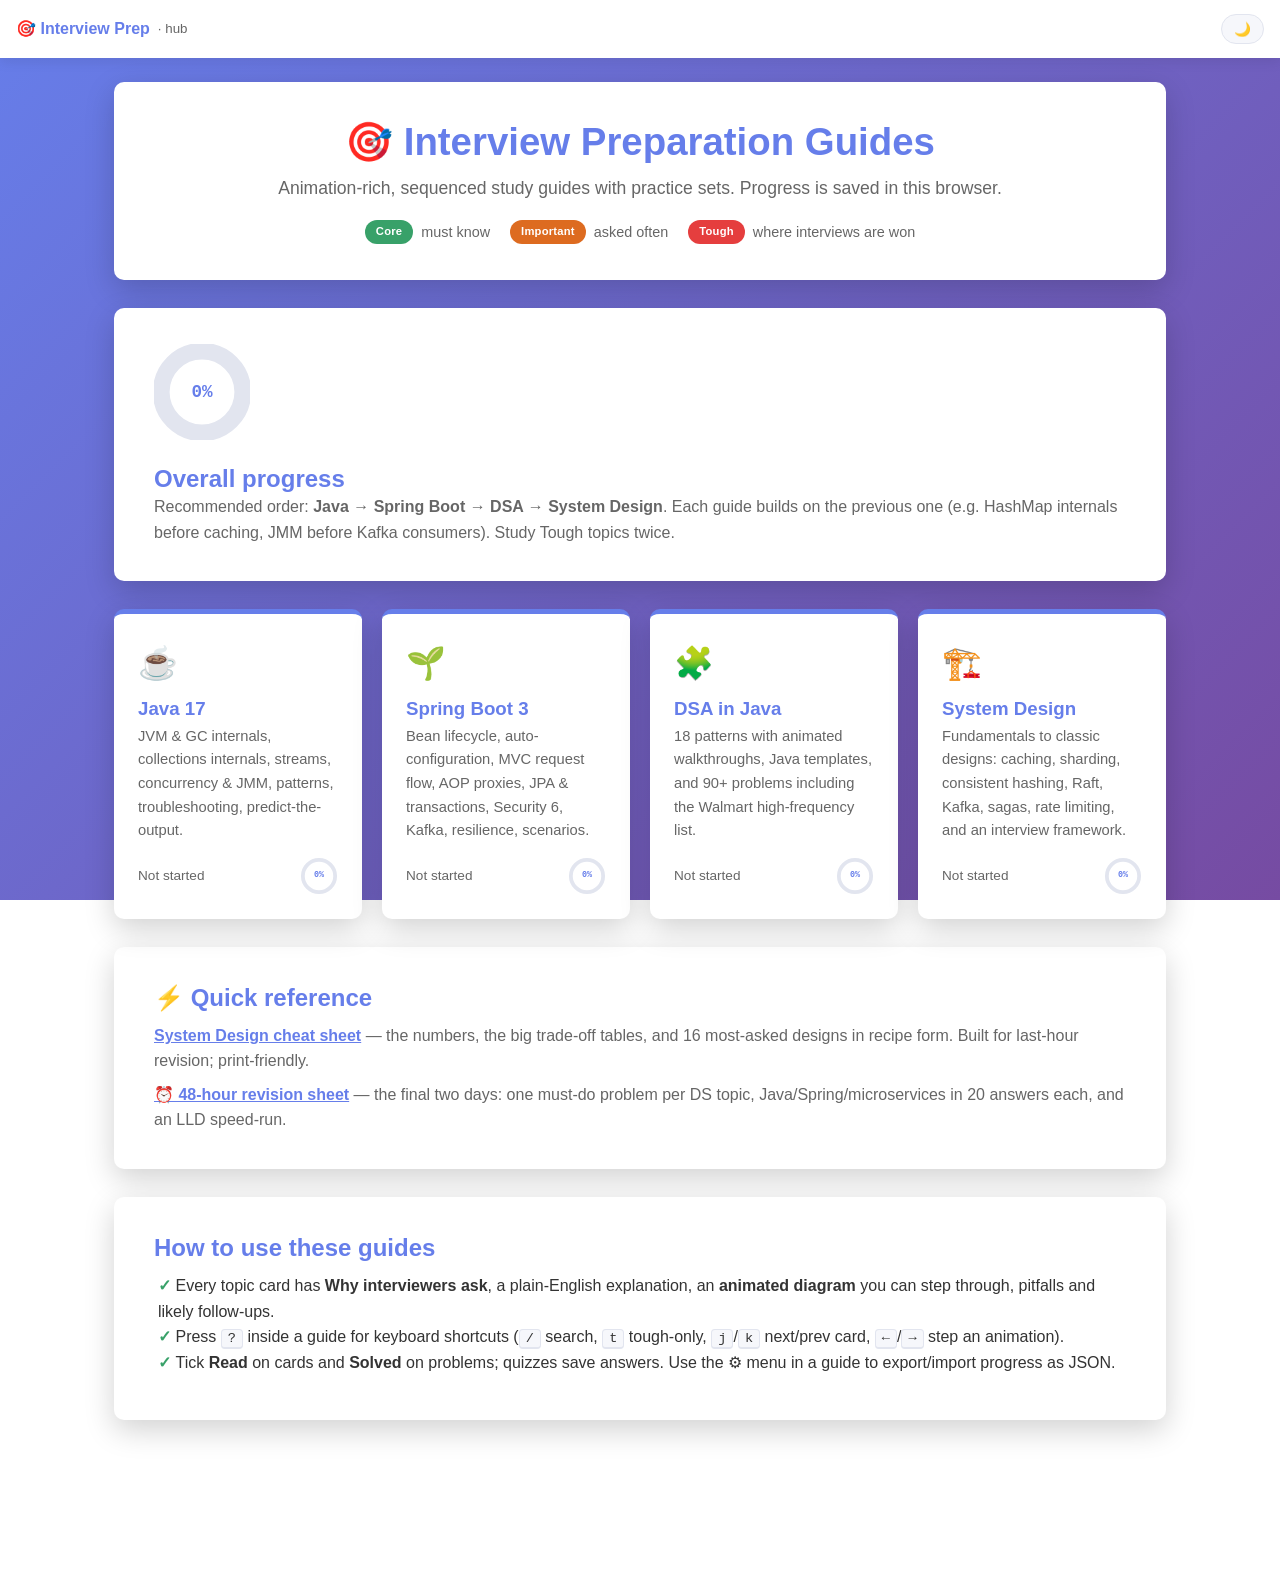
<file: index.html>
<!DOCTYPE html>
<html lang="en">
<head>
<meta charset="UTF-8">
<meta name="viewport" content="width=device-width, initial-scale=1.0">
<title>Interview Prep Guides — Java · Spring Boot · DSA · System Design</title>
<link rel="icon" href="data:image/svg+xml,<svg xmlns='http://www.w3.org/2000/svg' viewBox='0 0 100 100'><text y='.9em' font-size='90'>🎯</text></svg>">
<link rel="stylesheet" href="assets/guide.css">
</head>
<body class="hub">
<header class="topbar">
  <a class="brand" href="index.html">🎯 Interview Prep <small>· hub</small></a>
  <span class="spacer"></span>
  <button id="theme-btn" class="tb-btn" type="button" aria-label="Toggle dark mode">🌙</button>
</header>

<main class="container">
  <header class="hero">
    <h1>🎯 Interview Preparation Guides</h1>
    <p>Animation-rich, sequenced study guides with practice sets. Progress is saved in this browser.</p>
    <div class="hero-meta">
      <span class="legend"><span class="badge badge-core">Core</span> must know</span>
      <span class="legend"><span class="badge badge-important">Important</span> asked often</span>
      <span class="legend"><span class="badge badge-tough">Tough</span> where interviews are won</span>
    </div>
  </header>

  <section class="panel">
    <div class="hub-overall">
      <div class="ring-wrap lg" id="overall"></div>
      <div>
        <h2 style="color:var(--brand)">Overall progress</h2>
        <p style="color:var(--muted)">Recommended order: <b>Java → Spring Boot → DSA → System Design</b>. Each guide builds on the previous one (e.g. HashMap internals before caching, JMM before Kafka consumers). Study Tough topics twice.</p>
      </div>
    </div>
  </section>

  <div class="hub-grid">
    <a class="hub-card" href="java.html" data-guide="java">
      <div class="icon">☕</div>
      <h3>Java 17</h3>
      <p>JVM &amp; GC internals, collections internals, streams, concurrency &amp; JMM, patterns, troubleshooting, predict-the-output.</p>
      <div class="hub-foot"><span class="stat">Not started</span><span class="ring-wrap"></span></div>
    </a>
    <a class="hub-card" href="spring-boot.html" data-guide="spring-boot">
      <div class="icon">🌱</div>
      <h3>Spring Boot 3</h3>
      <p>Bean lifecycle, auto-configuration, MVC request flow, AOP proxies, JPA &amp; transactions, Security 6, Kafka, resilience, scenarios.</p>
      <div class="hub-foot"><span class="stat">Not started</span><span class="ring-wrap"></span></div>
    </a>
    <a class="hub-card" href="dsa.html" data-guide="dsa">
      <div class="icon">🧩</div>
      <h3>DSA in Java</h3>
      <p>18 patterns with animated walkthroughs, Java templates, and 90+ problems including the Walmart high-frequency list.</p>
      <div class="hub-foot"><span class="stat">Not started</span><span class="ring-wrap"></span></div>
    </a>
    <a class="hub-card" href="system-design.html" data-guide="system-design">
      <div class="icon">🏗️</div>
      <h3>System Design</h3>
      <p>Fundamentals to classic designs: caching, sharding, consistent hashing, Raft, Kafka, sagas, rate limiting, and an interview framework.</p>
      <div class="hub-foot"><span class="stat">Not started</span><span class="ring-wrap"></span></div>
    </a>
  </div>

  <section class="panel" style="margin-top:28px">
    <h2 style="color:var(--brand);margin-bottom:10px">⚡ Quick reference</h2>
    <p style="color:var(--muted)"><a href="system-design-quickref.html"><b>System Design cheat sheet</b></a> — the numbers, the big trade-off tables, and 16 most-asked designs in recipe form. Built for last-hour revision; print-friendly.</p>
    <p style="color:var(--muted);margin-top:8px"><a href="final-revision.html"><b>⏰ 48-hour revision sheet</b></a> — the final two days: one must-do problem per DS topic, Java/Spring/microservices in 20 answers each, and an LLD speed-run.</p>
  </section>

  <section class="panel" style="margin-top:28px">
    <h2 style="color:var(--brand);margin-bottom:10px">How to use these guides</h2>
    <ul class="pro-list">
      <li>Every topic card has <b>Why interviewers ask</b>, a plain-English explanation, an <b>animated diagram</b> you can step through, pitfalls and likely follow-ups.</li>
      <li>Press <kbd>?</kbd> inside a guide for keyboard shortcuts (<kbd>/</kbd> search, <kbd>t</kbd> tough-only, <kbd>j</kbd>/<kbd>k</kbd> next/prev card, <kbd>←</kbd>/<kbd>→</kbd> step an animation).</li>
      <li>Tick <b>Read</b> on cards and <b>Solved</b> on problems; quizzes save answers. Use the ⚙ menu in a guide to export/import progress as JSON.</li>
    </ul>
  </section>
</main>

<footer class="foot"><p>Built for focused interview prep · pure HTML/CSS/JS · no tracking</p></footer>
<script src="assets/highlight.js"></script>
<script src="assets/guide.js"></script>
</body>
</html>
</file>
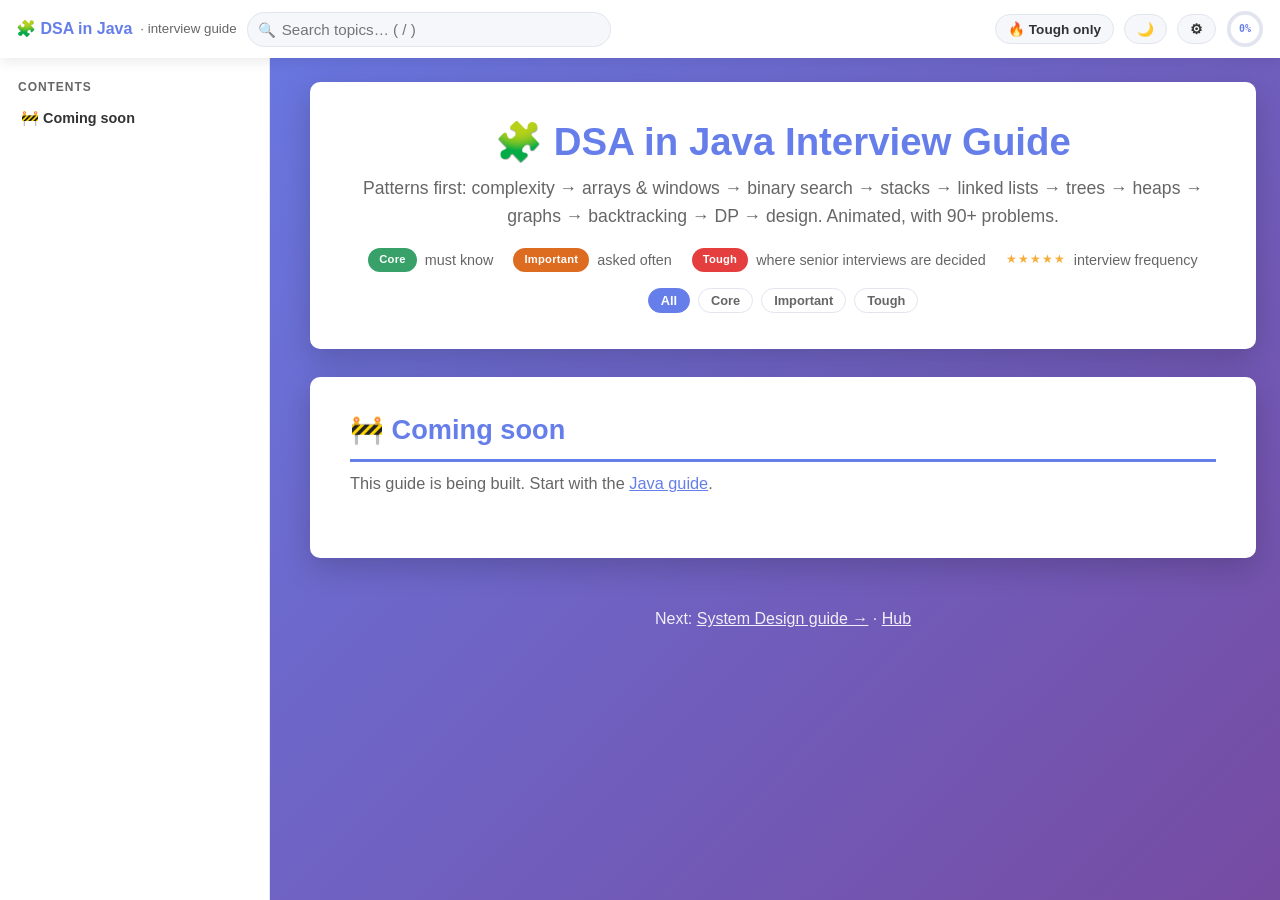
<file: dsa.html>
<!DOCTYPE html>
<html lang="en">
<head>
<meta charset="UTF-8">
<meta name="viewport" content="width=device-width, initial-scale=1.0">
<title>DSA in Java Interview Guide</title>
<link rel="icon" href="data:image/svg+xml,<svg xmlns='http://www.w3.org/2000/svg' viewBox='0 0 100 100'><text y='.9em' font-size='90'>🧩</text></svg>">
<link rel="stylesheet" href="assets/guide.css">
</head>
<body data-guide="dsa" class="has-sidebar">

<svg width="0" height="0" style="position:absolute" aria-hidden="true">
  <defs>
    <marker id="arrow" markerWidth="10" markerHeight="10" refX="8" refY="3" orient="auto" markerUnits="strokeWidth"><path d="M0,0 L0,6 L9,3 z" fill="context-stroke"/></marker>
    <marker id="arrow-brand" markerWidth="10" markerHeight="10" refX="8" refY="3" orient="auto"><path d="M0,0 L0,6 L9,3 z" fill="#667eea"/></marker>
    <marker id="arrow-ok" markerWidth="10" markerHeight="10" refX="8" refY="3" orient="auto"><path d="M0,0 L0,6 L9,3 z" fill="#28a745"/></marker>
    <marker id="arrow-bad" markerWidth="10" markerHeight="10" refX="8" refY="3" orient="auto"><path d="M0,0 L0,6 L9,3 z" fill="#dc3545"/></marker>
    <marker id="arrow-muted" markerWidth="10" markerHeight="10" refX="8" refY="3" orient="auto"><path d="M0,0 L0,6 L9,3 z" fill="#888"/></marker>
    <symbol id="server" viewBox="0 0 60 60"><rect x="6" y="8" width="48" height="44" rx="6" fill="#667eea"/><rect x="14" y="18" width="32" height="5" rx="2" fill="#fff" opacity=".8"/><rect x="14" y="28" width="32" height="5" rx="2" fill="#fff" opacity=".6"/><rect x="14" y="38" width="20" height="5" rx="2" fill="#fff" opacity=".4"/></symbol>
    <symbol id="db" viewBox="0 0 60 60"><ellipse cx="30" cy="14" rx="22" ry="8" fill="#764ba2"/><path d="M8 14 v30 a22 8 0 0 0 44 0 v-30" fill="#764ba2"/><ellipse cx="30" cy="14" rx="22" ry="8" fill="#9b7bc9"/></symbol>
    <symbol id="user" viewBox="0 0 60 60"><circle cx="30" cy="20" r="11" fill="#28a745"/><path d="M10 54 a20 16 0 0 1 40 0 z" fill="#28a745"/></symbol>
    <symbol id="cache" viewBox="0 0 60 60"><rect x="6" y="12" width="48" height="36" rx="6" fill="#f0ad1e"/><text x="30" y="36" font-size="14" text-anchor="middle" fill="#fff" font-weight="bold">⚡</text></symbol>
  </defs>
</svg>

<header class="topbar">
  <button id="menu-btn" class="tb-btn menu-btn" type="button" aria-label="Menu">☰</button>
  <a class="brand" href="index.html">🧩 DSA in Java <small>· interview guide</small></a>
  <div class="search"><input id="search" type="search" placeholder="Search topics… ( / )" aria-label="Search"></div>
  <span class="spacer"></span>
  <button id="tough-btn" class="tb-btn tough" type="button" aria-pressed="false" title="Show only Tough topics (t)">🔥 <span class="txt">Tough only</span></button>
  <button id="theme-btn" class="tb-btn" type="button" aria-label="Toggle dark mode">🌙</button>
  <div class="settings-menu">
    <button class="tb-btn" type="button" aria-label="Settings">⚙</button>
    <div class="dropdown">
      <button type="button" data-act="expand">Expand all cards</button>
      <button type="button" data-act="collapse">Collapse all cards</button>
      <button type="button" data-act="export">Export progress (JSON)</button>
      <button type="button" data-act="import">Import progress</button>
      <button type="button" data-act="motion">Toggle reduced motion</button>
      <button type="button" data-act="shortcuts">Keyboard shortcuts</button>
      <button type="button" data-act="reset">Reset this guide's progress</button>
    </div>
  </div>
  <span class="ring-wrap" title="Guide progress"></span>
</header>

<aside class="sidebar"><nav class="toc" aria-label="Table of contents"></nav></aside>

<main class="container">
  <header class="hero">
    <h1>🧩 DSA in Java Interview Guide</h1>
    <p>Patterns first: complexity → arrays &amp; windows → binary search → stacks → linked lists → trees → heaps → graphs → backtracking → DP → design. Animated, with 90+ problems.</p>
    <div class="hero-meta">
      <span class="legend"><span class="badge badge-core">Core</span> must know</span>
      <span class="legend"><span class="badge badge-important">Important</span> asked often</span>
      <span class="legend"><span class="badge badge-tough">Tough</span> where senior interviews are decided</span>
      <span class="legend"><span class="stars">★★★★★</span> interview frequency</span>
    </div>
    <div class="filter-chips" style="justify-content:center;margin-top:16px">
      <button class="chip" type="button" data-level="all" aria-pressed="true">All</button>
      <button class="chip" type="button" data-level="core" aria-pressed="false">Core</button>
      <button class="chip" type="button" data-level="important" aria-pressed="false">Important</button>
      <button class="chip" type="button" data-level="tough" aria-pressed="false">Tough</button>
    </div>
  </header>

  <!-- CONTENT START -->
  <section class="section" id="s-soon"><h2>🚧 Coming soon</h2><p class="intro">This guide is being built. Start with the <a href="java.html">Java guide</a>.</p></section>
  <!-- CONTENT END -->
  <footer class="foot"><p>Next: <a href="system-design.html">System Design guide →</a> · <a href="index.html">Hub</a></p></footer>
</main>

<button class="back-to-top" type="button" aria-label="Back to top">↑</button>

<div class="shortcuts-sheet" role="dialog" aria-label="Keyboard shortcuts">
  <div class="panel">
    <h3 style="color:var(--brand);margin-bottom:10px">Keyboard shortcuts</h3>
    <table>
      <tr><td><kbd>/</kbd></td><td>Focus search</td></tr>
      <tr><td><kbd>t</kbd></td><td>Toggle "Tough only"</td></tr>
      <tr><td><kbd>d</kbd></td><td>Toggle dark mode</td></tr>
      <tr><td><kbd>j</kbd> / <kbd>k</kbd></td><td>Next / previous card</td></tr>
      <tr><td><kbd>Enter</kbd></td><td>Open / close focused card</td></tr>
      <tr><td><kbd>←</kbd> / <kbd>→</kbd> / <kbd>Space</kbd></td><td>Step / play a focused animation</td></tr>
      <tr><td><kbd>?</kbd></td><td>This sheet</td></tr>
    </table>
  </div>
</div>

<script src="assets/highlight.js"></script>
<script src="assets/guide.js"></script>
</body>
</html>
</file>
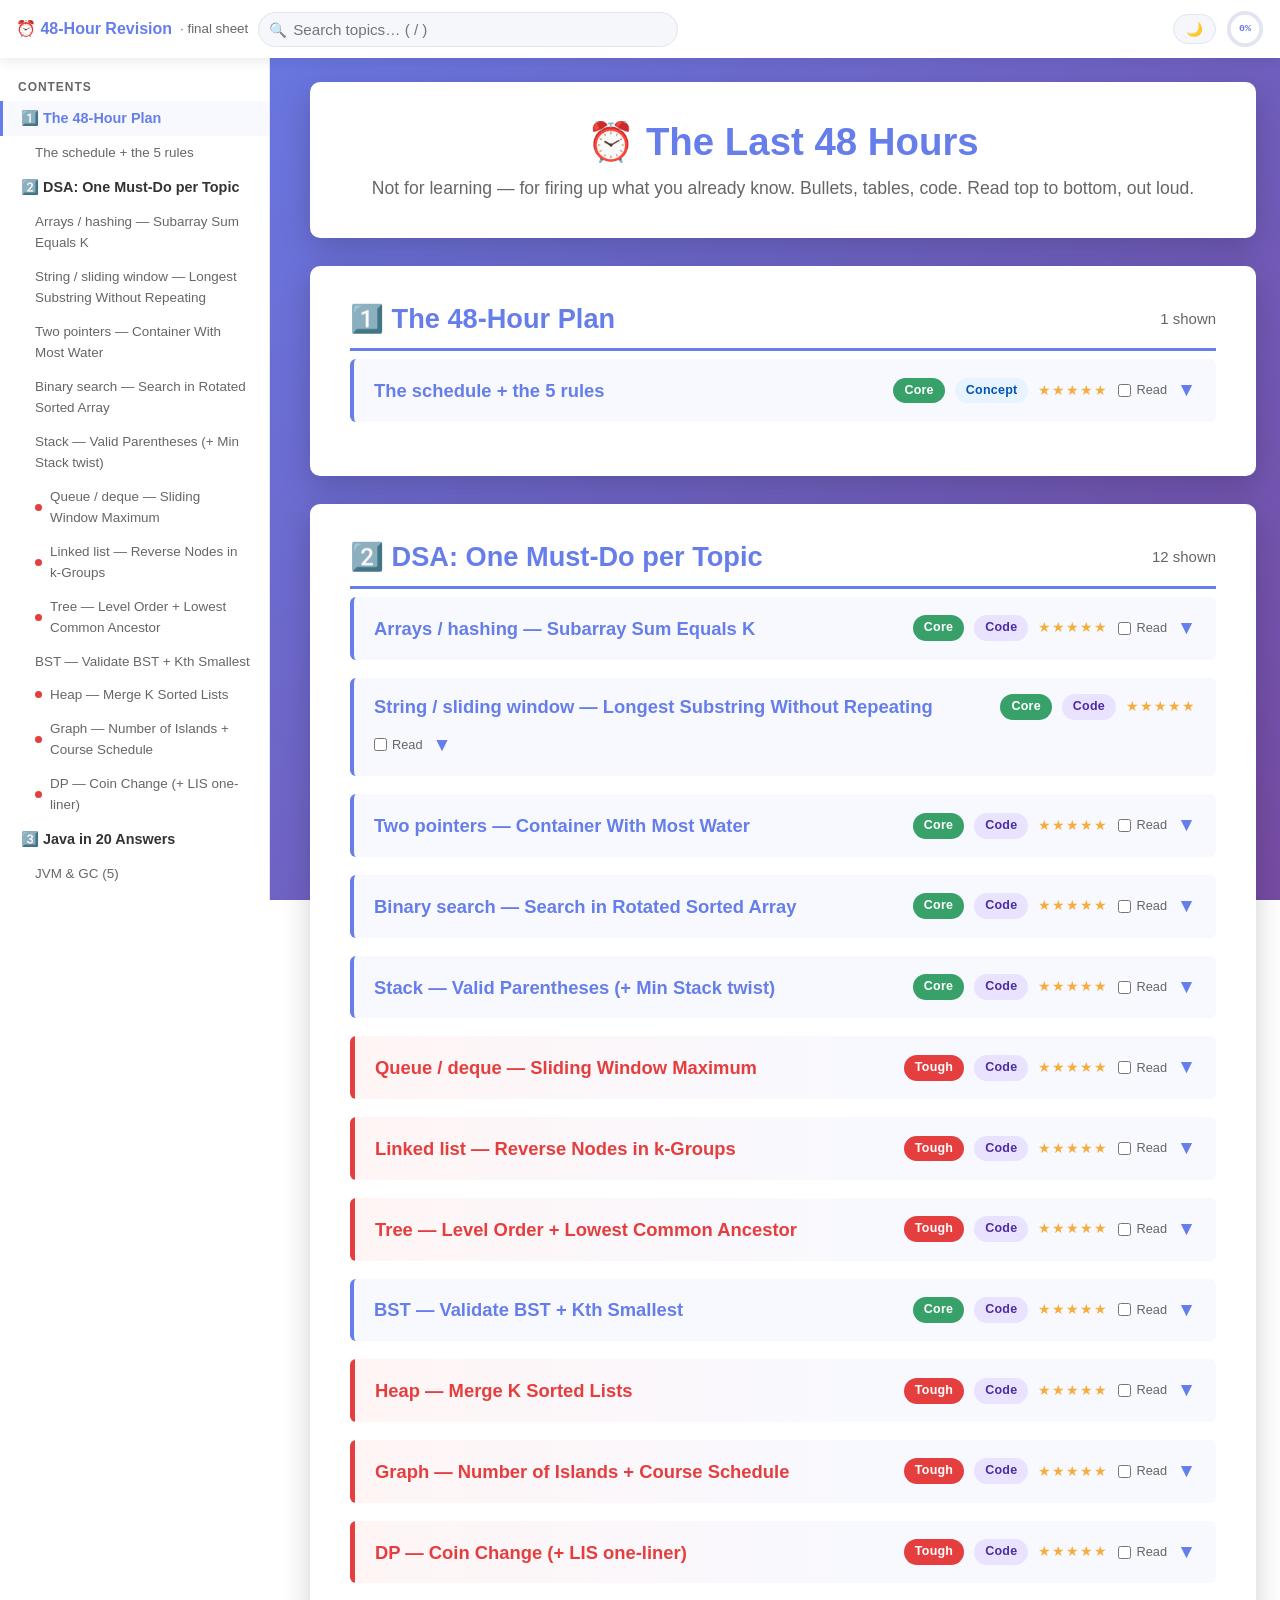
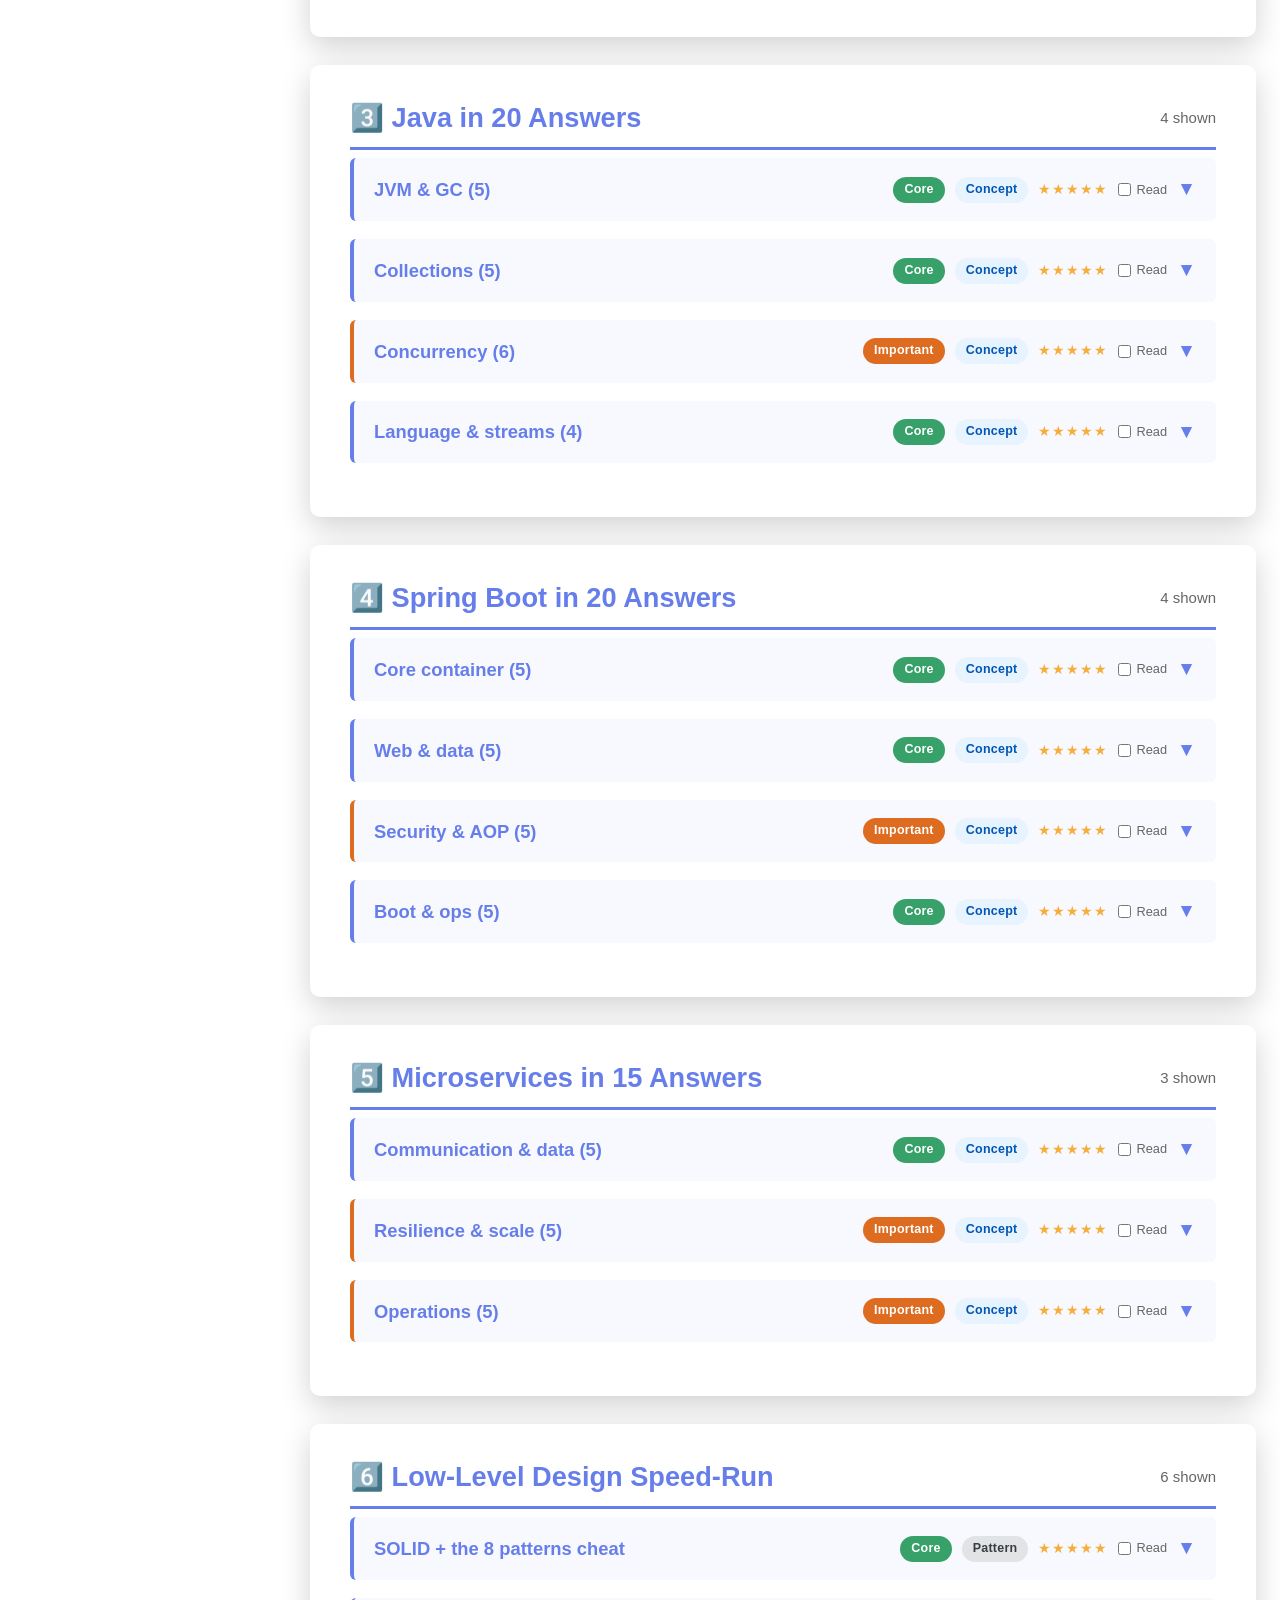
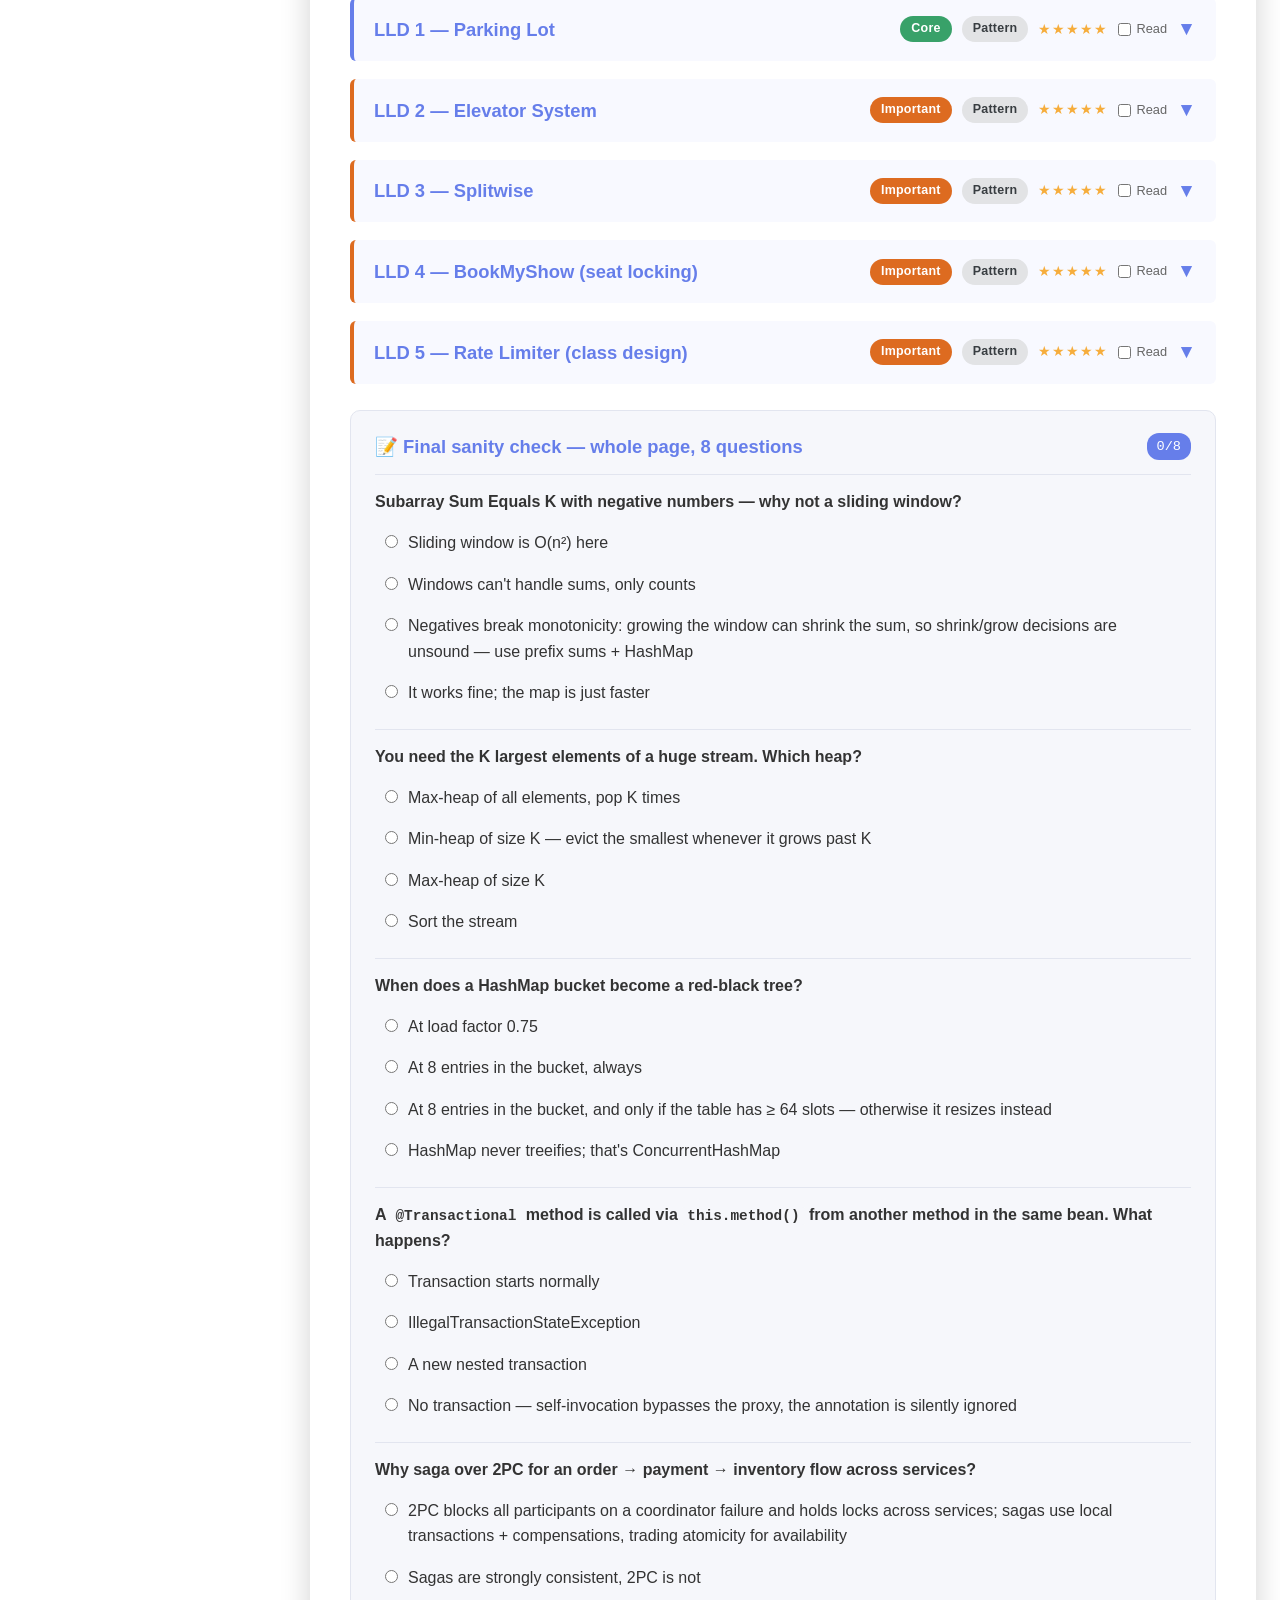
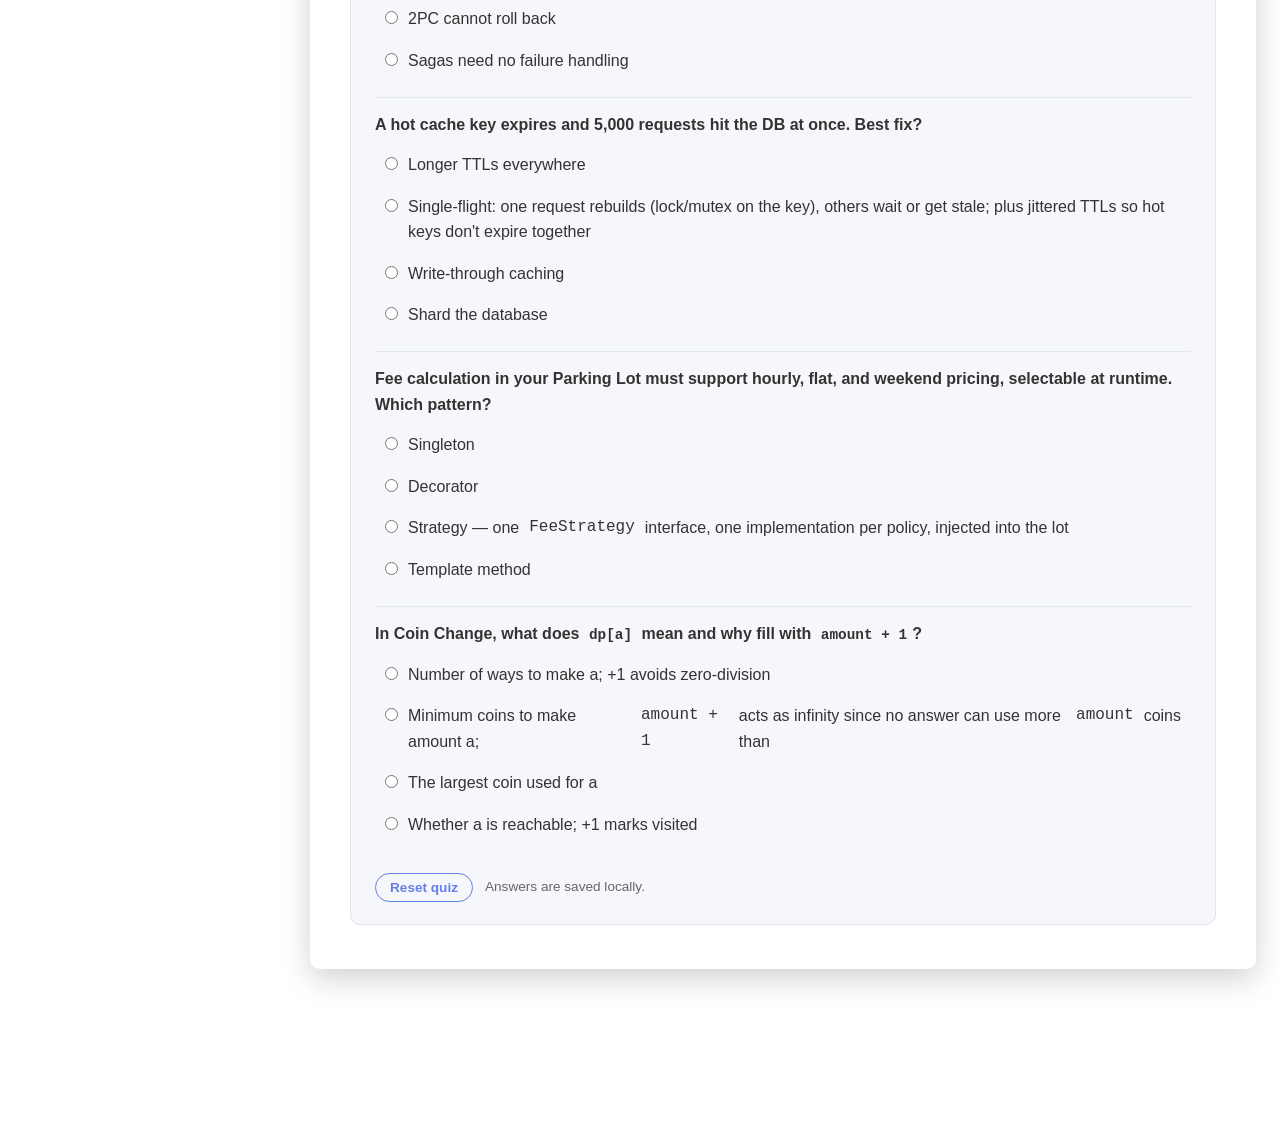
<file: final-revision.html>
<!DOCTYPE html>
<html lang="en">
<head>
<meta charset="UTF-8">
<meta name="viewport" content="width=device-width, initial-scale=1.0">
<title>48-Hour Revision Sheet</title>
<link rel="icon" href="data:image/svg+xml,<svg xmlns='http://www.w3.org/2000/svg' viewBox='0 0 100 100'><text y='.9em' font-size='90'>⏰</text></svg>">
<link rel="stylesheet" href="assets/guide.css">
<style>
.rev-rule { border-left: 4px solid var(--core); background: var(--core-soft); padding: 8px 14px; border-radius: 0 8px 8px 0; margin: 8px 0; }
@media print {
  .topbar, .sidebar, .back-to-top { display: none !important; }
  .term-card .term-body, .term-card .body { display: block !important; }
  pre.code { break-inside: avoid; }
}
</style>
</head>
<body data-guide="revision" class="has-sidebar">

<header class="topbar">
  <button id="menu-btn" class="tb-btn menu-btn" type="button" aria-label="Menu">☰</button>
  <a class="brand" href="index.html">⏰ 48-Hour Revision <small>· final sheet</small></a>
  <div class="search"><input id="search" type="search" placeholder="Search topics… ( / )" aria-label="Search"></div>
  <span class="spacer"></span>
  <button id="theme-btn" class="tb-btn" type="button" aria-label="Toggle dark mode">🌙</button>
  <span class="ring-wrap" title="Guide progress"></span>
</header>

<aside class="sidebar"><nav class="toc" aria-label="Table of contents"></nav></aside>

<main class="container">
  <header class="hero">
    <h1>⏰ The Last 48 Hours</h1>
    <p>Not for learning — for firing up what you already know. Bullets, tables, code. Read top to bottom, out loud.</p>
  </header>

  <!-- CONTENT START -->
<section class="section" id="s-rev-plan">
  <h2>1️⃣ The 48-Hour Plan</h2>

  <article class="term-card" id="rev-plan" data-level="core" data-freq="5" data-type="concept" data-tags="plan,schedule,revision,day before,morning of,rules,sleep,timeboxing">
    <header class="term-head"><h3>The schedule + the 5 rules</h3></header>
    <div class="term-body">
      <table class="cmp">
        <tr><th>When</th><th>Time</th><th>Do exactly this</th></tr>
        <tr><td><b>Day −2</b></td><td>4 h</td><td>2 h: your 3 weakest DSA topics from §2, re-solve each must-do
          from scratch. 2 h: weakest of Java/Spring/system design — skim that guide's rapid-fires only.</td></tr>
        <tr><td><b>Day −1</b></td><td>4 h</td><td>This page, top to bottom, narrating answers out loud (3 h).
          Then 5 timed problems from §2 you haven't touched in a week (1 h, 12 min each).</td></tr>
        <tr><td><b>Morning of</b></td><td>45 min</td><td>§3–§5 Q&amp;A lists only, spoken as if answering.
          Latency numbers table in the <a href="system-design-quickref.html#qr-latency">quick reference</a>. Stop all prep
          2 h before the interview.</td></tr>
      </table>
      <div class="rev-rule"><b>Rule 1 — sleep beats cramming.</b> 7+ h both nights. Recall under pressure comes
        from sleep, not from hour 5 of revision.</div>
      <div class="rev-rule"><b>Rule 2 — no new topics after Day −2.</b> A half-learned topic day-1 costs confidence on ten well-known ones.</div>
      <div class="rev-rule"><b>Rule 3 — narrate out loud.</b> Interviews are spoken. If you can't say it, you don't have it yet.</div>
      <div class="rev-rule"><b>Rule 4 — re-solve, don't re-read.</b> Reading a solution feels like knowing;
        blank-editor recall is the only real test.</div>
      <div class="rev-rule"><b>Rule 5 — pre-pack logistics day −1.</b> Links tested, IDE/whiteboard ready,
        questions for the interviewer written. Zero decisions on the morning.</div>
    </div>
  </article>
</section>

<section class="section" id="s-rev-dsa">
  <h2>2️⃣ DSA: One Must-Do per Topic</h2>

  <article class="term-card" id="rev-dsa-arrays" data-level="core" data-freq="5" data-type="code" data-tags="arrays,hashing,prefix sum,subarray sum equals k,hashmap">
    <header class="term-head"><h3>Arrays / hashing — Subarray Sum Equals K</h3></header>
    <div class="term-body">
      <p class="why"><b>Problem:</b> count contiguous subarrays whose sum equals k (negatives allowed).</p>
      <div class="explanation"><b>Tell:</b> "subarray sum" + negatives → prefix sums in a HashMap. Sliding window
        is wrong here — negatives break its monotonicity.<ul>
        <li>Running <code>sum</code>; a subarray ending here sums to k iff some earlier prefix equals <code>sum − k</code>.</li>
        <li>Map prefix → count of times seen; seed <code>{0:1}</code> for subarrays starting at index 0.</li>
        <li>Look up first, then record the current prefix (order matters when k = 0).</li>
      </ul></div>
      <pre class="code" data-lang="java"><code>int count = 0, sum = 0;
Map&lt;Integer, Integer&gt; seen = new HashMap&lt;&gt;();
seen.put(0, 1);                              // empty prefix
for (int x : nums) {
    sum += x;
    <mark>count += seen.getOrDefault(sum - k, 0);</mark>
    seen.merge(sum, 1, Integer::sum);
}
return count;</code></pre>
      <p><b>Complexity:</b> O(n) time, O(n) space. <b>Follow-up they'll ask:</b> longest such subarray → store
        <i>first index</i> of each prefix instead of counts.</p>
      <p>Deep dive: <a href="dsa.html">DSA guide</a></p>
    </div>
  </article>

  <article class="term-card" id="rev-dsa-window" data-level="core" data-freq="5" data-type="code" data-tags="string,sliding window,longest substring without repeating,two pointers">
    <header class="term-head"><h3>String / sliding window — Longest Substring Without Repeating</h3></header>
    <div class="term-body">
      <p class="why"><b>Problem:</b> length of the longest substring with all distinct characters.</p>
      <div class="explanation"><b>Tell:</b> "longest/shortest substring satisfying X" → grow right, shrink left; window state in a map/array.<ul>
        <li>Track last index of each char; on a repeat inside the window, jump <code>left</code> past it.</li>
        <li>Window <code>[left..r]</code> is always duplicate-free; answer = max width seen.</li>
        <li><code>int[128]</code> beats a HashMap for ASCII — say that.</li>
      </ul></div>
      <pre class="code" data-lang="java"><code>int[] last = new int[128];
Arrays.fill(last, -1);
int best = 0, left = 0;
for (int r = 0; r &lt; s.length(); r++) {
    char c = s.charAt(r);
    <mark>if (last[c] &gt;= left) left = last[c] + 1;</mark>  // jump past the duplicate
    last[c] = r;
    best = Math.max(best, r - left + 1);
}
return best;</code></pre>
      <p><b>Complexity:</b> O(n) time, O(1) space (alphabet-bounded). <b>Follow-up they'll ask:</b> "at most K
        distinct chars" → count map + shrink while <code>size &gt; K</code>.</p>
      <p>Deep dive: <a href="dsa.html">DSA guide</a></p>
    </div>
  </article>

  <article class="term-card" id="rev-dsa-twoptr" data-level="core" data-freq="5" data-type="code" data-tags="two pointers,container with most water,greedy">
    <header class="term-head"><h3>Two pointers — Container With Most Water</h3></header>
    <div class="term-body">
      <p class="why"><b>Problem:</b> two lines from a height array form a container with the x-axis; maximize water area.</p>
      <div class="explanation"><b>Tell:</b> sorted array or "best pair at opposite ends" → pointers from both ends, move one inward per step.<ul>
        <li>Area = width × min(height). Moving the <i>taller</i> wall can only shrink area (width down, min capped).</li>
        <li>So always move the shorter wall — the only move that might help. That's the whole proof; be ready to say it.</li>
      </ul></div>
      <pre class="code" data-lang="java"><code>int l = 0, r = h.length - 1, best = 0;
while (l &lt; r) {
    best = Math.max(best, (r - l) * Math.min(h[l], h[r]));
    <mark>if (h[l] &lt; h[r]) l++; else r--;</mark>          // move the shorter wall
}
return best;</code></pre>
      <p><b>Complexity:</b> O(n) time, O(1) space. <b>Follow-up they'll ask:</b> Trapping Rain Water — same two
        pointers, but track <code>leftMax/rightMax</code> and sum per-cell water.</p>
      <p>Deep dive: <a href="dsa.html">DSA guide</a></p>
    </div>
  </article>

  <article class="term-card" id="rev-dsa-binsearch" data-level="core" data-freq="5" data-type="code" data-tags="binary search,rotated sorted array,search space">
    <header class="term-head"><h3>Binary search — Search in Rotated Sorted Array</h3></header>
    <div class="term-body">
      <p class="why"><b>Problem:</b> find target in a sorted array rotated at an unknown pivot, O(log n), no duplicates.</p>
      <div class="explanation"><b>Tell:</b> sorted-ish input + O(log n) demanded → binary search on a modified invariant.<ul>
        <li>Key fact: at every <code>mid</code>, at least one half is fully sorted.</li>
        <li>Identify the sorted half (<code>n[lo] &lt;= n[mid]</code>?), check if target lies inside it, keep that half or the other.</li>
        <li>Use <code>&lt;=</code> on both range checks; off-by-ones live there.</li>
      </ul></div>
      <pre class="code" data-lang="java"><code>int lo = 0, hi = n.length - 1;
while (lo &lt;= hi) {
    int mid = (lo + hi) &gt;&gt;&gt; 1;
    if (n[mid] == t) return mid;
    <mark>if (n[lo] &lt;= n[mid]) {</mark>                     // left half sorted
        if (n[lo] &lt;= t &amp;&amp; t &lt; n[mid]) hi = mid - 1; else lo = mid + 1;
    } else {                                     // right half sorted
        if (n[mid] &lt; t &amp;&amp; t &lt;= n[hi]) lo = mid + 1; else hi = mid - 1;
    }
}
return -1;</code></pre>
      <p><b>Complexity:</b> O(log n) time, O(1) space. <b>Follow-up they'll ask:</b> with duplicates → when
        <code>n[lo] == n[mid] == n[hi]</code>, shrink both ends; worst case degrades to O(n).</p>
      <p>Deep dive: <a href="dsa.html">DSA guide</a></p>
    </div>
  </article>

  <article class="term-card" id="rev-dsa-stack" data-level="core" data-freq="5" data-type="code" data-tags="stack,valid parentheses,min stack,monotonic">
    <header class="term-head"><h3>Stack — Valid Parentheses (+ Min Stack twist)</h3></header>
    <div class="term-body">
      <p class="why"><b>Problem:</b> is a string of <code>()[]{}</code> balanced and correctly nested?</p>
      <div class="explanation"><b>Tell:</b> "most recent open thing must close first" → LIFO → stack. Nesting, undo, matching = stack.<ul>
        <li>Trick: push the <i>expected closer</i>, so the closing branch is one comparison.</li>
        <li>Fail cases: pop on empty, mismatch, non-empty at end.</li>
        <li>Use <code>ArrayDeque</code>, never <code>java.util.Stack</code> (legacy, synchronized) — say it.</li>
      </ul></div>
      <pre class="code" data-lang="java"><code>Deque&lt;Character&gt; st = new ArrayDeque&lt;&gt;();
for (char c : s.toCharArray()) {
    switch (c) {
        case '(' -&gt; st.push(')');
        case '[' -&gt; st.push(']');
        case '{' -&gt; st.push('}');
        <mark>default  -&gt; { if (st.isEmpty() || st.pop() != c) return false; }</mark>
    }
}
return st.isEmpty();</code></pre>
      <p><b>Complexity:</b> O(n) time, O(n) space. <b>Follow-up they'll ask:</b> Min Stack — push a pair
        <code>(val, minSoFar)</code> so <code>getMin()</code> is the top's second field, all ops O(1).</p>
      <p>Deep dive: <a href="dsa.html">DSA guide</a></p>
    </div>
  </article>

  <article class="term-card" id="rev-dsa-deque" data-level="tough" data-freq="5" data-type="code" data-tags="queue,deque,sliding window maximum,monotonic deque">
    <header class="term-head"><h3>Queue / deque — Sliding Window Maximum</h3></header>
    <div class="term-body">
      <p class="why"><b>Problem:</b> max of every window of size k, in O(n) total.</p>
      <div class="explanation"><b>Tell:</b> "max/min of each sliding window" → monotonic deque of <i>indexes</i>, values decreasing front→back.<ul>
        <li>Front = current window's max. Pop front when its index leaves the window.</li>
        <li>Before pushing i, pop everything smaller from the back — they can never be a future max.</li>
        <li>Each index pushed/popped once → amortized O(1) per element.</li>
      </ul></div>
      <pre class="code" data-lang="java"><code>Deque&lt;Integer&gt; dq = new ArrayDeque&lt;&gt;();      // indexes, values decreasing
int[] out = new int[n.length - k + 1];
for (int i = 0; i &lt; n.length; i++) {
    if (!dq.isEmpty() &amp;&amp; dq.peekFirst() &lt;= i - k) dq.pollFirst();  // expired
    <mark>while (!dq.isEmpty() &amp;&amp; n[dq.peekLast()] &lt;= n[i]) dq.pollLast();</mark>
    dq.addLast(i);
    if (i &gt;= k - 1) out[i - k + 1] = n[dq.peekFirst()];
}
return out;</code></pre>
      <p><b>Complexity:</b> O(n) time, O(k) space — vs O(n log n) with a heap; know why the deque wins. <b>Follow-up
        they'll ask:</b> sliding window <i>median</i> → two heaps with lazy deletion.</p>
      <p>Deep dive: <a href="dsa.html">DSA guide</a></p>
    </div>
  </article>

  <article class="term-card" id="rev-dsa-list" data-level="tough" data-freq="5" data-type="code" data-tags="linked list,reverse k group,fast slow,cycle detection,floyd">
    <header class="term-head"><h3>Linked list — Reverse Nodes in k-Groups</h3></header>
    <div class="term-body">
      <p class="why"><b>Problem:</b> reverse a list k nodes at a time; a final group shorter than k stays as-is.</p>
      <div class="explanation"><b>Tell:</b> any list-rewiring problem = the 3-pointer reverse loop
        (<code>prev/head/next</code>) plus bookkeeping. Recursion keeps k-groups clean.<ul>
        <li>Count k nodes ahead; fewer → return head untouched.</li>
        <li>Recurse on the rest first, then reverse this group onto that result.</li>
        <li>Iterative version: dummy head + reconnect group ends — mention it for O(1) space.</li>
      </ul></div>
      <pre class="code" data-lang="java"><code>public ListNode reverseKGroup(ListNode head, int k) {
    ListNode node = head;
    for (int i = 0; i &lt; k; i++) {            // is a full group present?
        if (node == null) return head;       // no → leave the tail alone
        node = node.next;
    }
    ListNode prev = reverseKGroup(node, k);  // rest is already done
    for (int i = 0; i &lt; k; i++) {            // classic 3-pointer reverse
        ListNode next = head.next;
        <mark>head.next = prev; prev = head; head = next;</mark>
    }
    return prev;
}</code></pre>
      <p><b>Complexity:</b> O(n) time, O(n/k) recursion stack. <b>Follow-up they'll ask:</b> cycle detection —
        Floyd fast/slow pointers; they meet inside a cycle, then reset one to head and walk both by 1 to find the cycle start.</p>
      <p>Deep dive: <a href="dsa.html">DSA guide</a></p>
    </div>
  </article>

  <article class="term-card" id="rev-dsa-tree" data-level="tough" data-freq="5" data-type="code" data-tags="tree,level order,bfs,lca,lowest common ancestor,dfs">
    <header class="term-head"><h3>Tree — Level Order + Lowest Common Ancestor</h3></header>
    <div class="term-body">
      <p class="why"><b>Problem pair:</b> print a binary tree level by level; find the deepest node that has
        both p and q beneath (or equal to) it.</p>
      <div class="explanation"><b>Level order tell:</b> "by level / zigzag / right view" → BFS with a queue.<ul>
        <li>Snapshot <code>int size = q.size()</code> per round; drain exactly that many → one list per level.</li>
        <li>Zigzag/right-view are the same loop with a reverse flag or "last of level".</li>
      </ul></div>
      <div class="explanation"><b>LCA tell:</b> "common ancestor / distance between nodes" → post-order DFS returning found-ness upward.</div>
      <pre class="code" data-lang="java"><code>TreeNode lca(TreeNode root, TreeNode p, TreeNode q) {
    if (root == null || root == p || root == q) return root;
    TreeNode l = lca(root.left, p, q);
    TreeNode r = lca(root.right, p, q);
    <mark>if (l != null &amp;&amp; r != null) return root;</mark>   // split point = answer
    return l != null ? l : r;                    // bubble the found side up
}</code></pre>
      <p><b>Complexity:</b> both O(n) time; BFS O(width), DFS O(height) space. <b>Follow-up they'll ask:</b>
        LCA with parent pointers → walk both up like intersecting linked lists, O(1) space.</p>
      <p>Deep dive: <a href="dsa.html">DSA guide</a></p>
    </div>
  </article>

  <article class="term-card" id="rev-dsa-bst" data-level="core" data-freq="5" data-type="code" data-tags="bst,validate bst,kth smallest,inorder">
    <header class="term-head"><h3>BST — Validate BST + Kth Smallest</h3></header>
    <div class="term-body">
      <p class="why"><b>Problem pair:</b> is a binary tree a valid BST; find the kth smallest element in one.</p>
      <div class="explanation"><b>Tell:</b> BST anywhere → think "inorder = sorted". Both problems fall out of that.<ul>
        <li>Classic trap: checking only <code>child vs parent</code> — fails for a grandchild violating a
          grandparent. Pass down <i>range bounds</i>.</li>
        <li>Use <code>long</code> bounds (or null Integers) so <code>Integer.MIN/MAX_VALUE</code> node values don't break edges.</li>
        <li>Kth smallest: inorder walk, decrement k, answer when k hits 0 — stop early.</li>
      </ul></div>
      <pre class="code" data-lang="java"><code>boolean valid(TreeNode n, long lo, long hi) {   // start: MIN, MAX
    if (n == null) return true;
    <mark>if (n.val &lt;= lo || n.val &gt;= hi) return false;</mark>
    return valid(n.left, lo, n.val) &amp;&amp; valid(n.right, n.val, hi);
}
// kth smallest: inorder DFS, if (--k == 0) answer = n.val;</code></pre>
      <p><b>Complexity:</b> O(n) / O(h) for validate; kth is O(h + k). <b>Follow-up they'll ask:</b> kth queried
        often with inserts → store subtree sizes in nodes → O(log n) per query.</p>
      <p>Deep dive: <a href="dsa.html">DSA guide</a></p>
    </div>
  </article>

  <article class="term-card" id="rev-dsa-heap" data-level="tough" data-freq="5" data-type="code" data-tags="heap,priority queue,merge k sorted lists,top k">
    <header class="term-head"><h3>Heap — Merge K Sorted Lists</h3></header>
    <div class="term-body">
      <p class="why"><b>Problem:</b> merge k sorted linked lists into one sorted list.</p>
      <div class="explanation"><b>Tell:</b> "k sorted sources" or "top-K / Kth largest of a stream" → heap of size k.<ul>
        <li>Heap holds one head node per list — the global min is always in there.</li>
        <li>Poll min, append, push its <code>next</code>. n total nodes, each through the heap once.</li>
        <li>Top-K rule: K <i>largest</i> → <i>min</i>-heap of size K (evict the smallest) — interviewers love this inversion.</li>
      </ul></div>
      <pre class="code" data-lang="java"><code>PriorityQueue&lt;ListNode&gt; pq = new PriorityQueue&lt;&gt;((a, b) -&gt; a.val - b.val);
for (ListNode l : lists) if (l != null) pq.add(l);
ListNode dummy = new ListNode(0), tail = dummy;
while (!pq.isEmpty()) {
    ListNode min = pq.poll();
    tail.next = min; tail = min;
    <mark>if (min.next != null) pq.add(min.next);</mark>
}
return dummy.next;</code></pre>
      <p><b>Complexity:</b> O(n log k) time, O(k) space. <b>Follow-up they'll ask:</b> divide-and-conquer pairwise
        merge — same O(n log k), no heap; and the comparator overflow trap (<code>a.val - b.val</code> → use
        <code>Integer.compare</code>).</p>
      <p>Deep dive: <a href="dsa.html">DSA guide</a></p>
    </div>
  </article>

  <article class="term-card" id="rev-dsa-graph" data-level="tough" data-freq="5" data-type="code" data-tags="graph,number of islands,course schedule,topological sort,bfs,dfs,kahn">
    <header class="term-head"><h3>Graph — Number of Islands + Course Schedule</h3></header>
    <div class="term-body">
      <p class="why"><b>Problem pair:</b> count connected land regions in a grid; can n courses with prerequisites all be taken (cycle check)?</p>
      <div class="explanation"><b>Islands tell:</b> grid + "connected regions" → flood fill.<ul>
        <li>Scan cells; each unvisited '1' = +1 island, then DFS/BFS sink the whole component (mark '0').</li>
        <li>Grid <i>is</i> the graph — no adjacency list; 4-direction deltas array.</li>
      </ul></div>
      <div class="explanation"><b>Course Schedule tell:</b> "prerequisites / build order / can finish" → topological sort (Kahn's BFS).</div>
      <pre class="code" data-lang="java"><code>// Kahn: adj + indegree built from prereq edges
Deque&lt;Integer&gt; q = new ArrayDeque&lt;&gt;();
for (int i = 0; i &lt; n; i++) if (indeg[i] == 0) q.add(i);
int seen = 0;
while (!q.isEmpty()) {
    int u = q.poll(); seen++;
    <mark>for (int v : adj[u]) if (--indeg[v] == 0) q.add(v);</mark>
}
return seen == n;                     // seen &lt; n → cycle → impossible</code></pre>
      <p><b>Complexity:</b> both O(V+E) time. <b>Follow-up they'll ask:</b> return the actual order (record
        polls); islands follow-up — count <i>distinct</i> island shapes → canonical path signature per DFS.</p>
      <p>Deep dive: <a href="dsa.html">DSA guide</a></p>
    </div>
  </article>

  <article class="term-card" id="rev-dsa-dp" data-level="tough" data-freq="5" data-type="code" data-tags="dp,dynamic programming,coin change,lis,unbounded knapsack,binary search">
    <header class="term-head"><h3>DP — Coin Change (+ LIS one-liner)</h3></header>
    <div class="term-body">
      <p class="why"><b>Problem:</b> fewest coins (unlimited reuse) summing to <code>amount</code>; −1 if impossible.</p>
      <div class="explanation"><b>Tell:</b> "min/max ways to reach a total, items reusable" → unbounded knapsack, 1-D bottom-up.<ul>
        <li>State: <code>dp[a]</code> = min coins to make amount a. Transition: best over <code>dp[a − coin] + 1</code>.</li>
        <li>Greedy fails — coins {1,3,4}, amount 6: greedy 4+1+1=3 vs DP 3+3=2. Have this counter-example ready.</li>
        <li>Fill with <code>amount+1</code> as infinity; unreachable stays &gt; amount.</li>
      </ul></div>
      <pre class="code" data-lang="java"><code>int[] dp = new int[amount + 1];
Arrays.fill(dp, amount + 1);                 // "infinity"
dp[0] = 0;
for (int a = 1; a &lt;= amount; a++)
    for (int c : coins)
        <mark>if (c &lt;= a) dp[a] = Math.min(dp[a], dp[a - c] + 1);</mark>
return dp[amount] &gt; amount ? -1 : dp[amount];</code></pre>
      <p><b>Complexity:</b> O(amount × coins) time, O(amount) space. <b>LIS one-liner:</b> keep a <code>tails</code>
        array; binary-search each element's insertion point and overwrite → O(n log n); array length = LIS length.</p>
      <p><b>Follow-up they'll ask:</b> count <i>ways</i> instead of min coins → same loop, <code>dp[a] +=
        dp[a−c]</code>, coins outer to avoid counting permutations.</p>
      <p>Deep dive: <a href="dsa.html">DSA guide</a></p>
    </div>
  </article>
</section>

<section class="section" id="s-rev-java">
  <h2>3️⃣ Java in 20 Answers</h2>

  <article class="term-card" id="rev-java-jvm" data-level="core" data-freq="5" data-type="concept" data-tags="jvm,gc,heap,g1,zgc,oom,jit,class loading,metaspace">
    <header class="term-head"><h3>JVM &amp; GC (5)</h3></header>
    <div class="term-body">
      <ul>
        <li><b>Heap layout in one breath?</b> — Young gen (eden + two survivors, most objects die here, cheap
          minor GCs) + old gen (survivors promoted after aging); classes/metadata live off-heap in metaspace; thread stacks
          are per-thread and hold frames + references.</li>
        <li><b>Which GC and why?</b> — G1 is the default: region-based, pause-target driven, fine for most
          services. ZGC when you need &lt;1 ms pauses on huge heaps; Parallel when pure throughput (batch) beats latency.
          Say "I'd change GC only after measuring".</li>
        <li><b>OOM triage?</b> — <code>-XX:+HeapDumpOnOutOfMemoryError</code>, open the dump in MAT/JFR, find
          dominator-tree heavyweights; usual suspects: unbounded caches/maps, listener leaks, ThreadLocals in pools.
          Metaspace OOM → classloader leak (redeploys).</li>
        <li><b>JIT in two lines?</b> — Bytecode is interpreted first; hot methods are compiled (C1→C2), inlined,
          and speculatively optimized with deoptimization as a safety net. That's why benchmarks need warm-up (use JMH).</li>
        <li><b>Class loading?</b> — Load → link (verify/prepare/resolve) → initialize (statics,
          <code>&lt;clinit&gt;</code>), lazily on first use; parent-delegation: app loader asks platform asks bootstrap
          first, so you can't shadow <code>java.lang.String</code>.</li>
      </ul>
      <p>Deep dive: <a href="java.html#s-jvm">Java guide — JVM internals</a> · <a href="java.html#tune-oom">OOM playbook</a></p>
    </div>
  </article>

  <article class="term-card" id="rev-java-coll" data-level="core" data-freq="5" data-type="concept" data-tags="collections,hashmap,concurrenthashmap,arraylist,linkedlist,treemap,fail fast">
    <header class="term-head"><h3>Collections (5)</h3></header>
    <div class="term-body">
      <ul>
        <li><b>HashMap internals?</b> — Array of buckets, index = <code>hash &amp; (n−1)</code> (n is a power
          of 2, hash is spread by XOR of high bits); collisions chain as a list, treeify to red-black at 8 nodes (when
          table ≥ 64); resize doubles at load factor 0.75 and splits each bucket into two.</li>
        <li><b>Fail-fast means?</b> — Iterators snapshot <code>modCount</code>; structural modification outside
          the iterator throws <code>ConcurrentModificationException</code> on a best-effort basis — it's a bug detector,
          not a thread-safety guarantee. Remove via the iterator or <code>removeIf</code>.</li>
        <li><b>ConcurrentHashMap?</b> — Lock-free reads, CAS for empty-bucket inserts, per-bucket synchronized
          for the rest; no table-wide lock, no CME (weakly consistent iterators). Use <code>compute/merge</code> for atomic
          read-modify-write; size() is an estimate under concurrency.</li>
        <li><b>ArrayList vs LinkedList honestly?</b> — ArrayList wins ~always: O(1) indexed access, cache-friendly,
          amortized O(1) append. LinkedList's O(1) insert needs an iterator already positioned; per-node allocations wreck
          cache locality. Real answer: "ArrayList, or ArrayDeque for queue ends".</li>
        <li><b>When TreeMap?</b> — Sorted keys with range queries: <code>firstKey/floorKey/headMap/subMap</code>
          — think leaderboards, time-indexed lookups, "nearest entry ≤ x". O(log n) everything; comparator must be consistent
          with equals.</li>
      </ul>
      <p>Deep dive: <a href="java.html#coll-hashmap-internals">HashMap internals</a> · <a href="java.html#s-collections">Collections section</a></p>
    </div>
  </article>

  <article class="term-card" id="rev-java-conc" data-level="important" data-freq="5" data-type="concept" data-tags="concurrency,volatile,synchronized,happens-before,thread pool,completablefuture,virtual threads,deadlock">
    <header class="term-head"><h3>Concurrency (6)</h3></header>
    <div class="term-body">
      <ul>
        <li><b>volatile vs synchronized?</b> — volatile = visibility + ordering for one variable, no atomicity
          (<code>count++</code> still races). synchronized = mutual exclusion + visibility for a block. Rule: single flag
          → volatile; compound state or check-then-act → lock or atomics.</li>
        <li><b>Happens-before in one breath?</b> — The JMM only guarantees a read sees a write if a happens-before
          chain links them: program order, monitor unlock→lock, volatile write→read, <code>Thread.start()</code>/<code>join()</code>.
          No chain → no guarantee, regardless of wall-clock timing.</li>
        <li><b>Thread pool sizing?</b> — CPU-bound: ~cores. I/O-bound: cores × (1 + wait/compute) — or stop
          sizing and use virtual threads. Always bound the queue and name the pool; unbounded queues turn overload into
          OOM instead of rejection.</li>
        <li><b>CompletableFuture?</b> — Compose async steps: <code>supplyAsync → thenApply/thenCompose →
          exceptionally</code>; combine with <code>thenCombine/allOf</code>. Traps: default ForkJoin commonPool for blocking
          work (pass an executor), and forgetting <code>join()</code>/exception handling swallows failures.</li>
        <li><b>Virtual threads?</b> — JDK 21 user-mode threads: millions of cheap, blockable threads mounted on
          few carriers — thread-per-request without pools for I/O-bound services. Pinning caveat: <code>synchronized</code>
          around blocking I/O pins the carrier (pre-24) → prefer ReentrantLock there. No help for CPU-bound work.</li>
        <li><b>Deadlock diagnosis?</b> — <code>jstack</code>/thread dump; the JVM prints "Found one Java-level
          deadlock" with both cycles. Fix: global lock ordering, <code>tryLock</code> with timeout, or shrink to one lock.
          Mention livelock/starvation as the cousins.</li>
      </ul>
      <p>Deep dive: <a href="java.html#s-concurrency">Concurrency section</a> · <a href="java.html#conc-jmm">JMM</a>
        · <a href="java.html#conc-virtual-threads">Virtual threads</a></p>
    </div>
  </article>

  <article class="term-card" id="rev-java-lang" data-level="core" data-freq="5" data-type="concept" data-tags="records,sealed,streams,parallel stream,equals,hashcode,string pool">
    <header class="term-head"><h3>Language &amp; streams (4)</h3></header>
    <div class="term-body">
      <ul>
        <li><b>Records &amp; sealed?</b> — <code>record</code> = nominal immutable data carrier: final fields,
          canonical constructor (validate there), equals/hashCode/toString generated. <code>sealed</code> = closed hierarchy
          → compiler-checked exhaustive <code>switch</code> pattern matching; together they give you ADTs.</li>
        <li><b>Streams laziness + parallel trap?</b> — Intermediate ops build a recipe; nothing runs until a
          terminal op, then one fused pass (short-circuits with <code>findFirst/limit</code>). <code>parallelStream()</code>
          uses the shared commonPool: wrong for small data, I/O, or stateful lambdas — measure before using, never in request paths.</li>
        <li><b>equals/hashCode contract?</b> — Equal objects must have equal hash codes (reverse not required).
          Break it and hash collections lose your object: stored in bucket for old hash, looked up in bucket for new.
          Corollaries: never mutate a key's hash fields; override both or neither.</li>
        <li><b>String pool?</b> — Literals are interned and shared in a heap pool: <code>"a" == "a"</code> is
          true, <code>new String("a")</code> makes a fresh object. Always compare with <code>equals</code>; compile-time
          constant concat is pooled, runtime concat is not.</li>
      </ul>
      <p>Deep dive: <a href="java.html#oop-records">Records</a> · <a href="java.html#fn-parallel">Parallel
        streams</a> · <a href="java.html#oop-equals-hashcode">equals/hashCode</a> · <a href="java.html#str-pool">String pool</a></p>
    </div>
  </article>
</section>

<section class="section" id="s-rev-spring">
  <h2>4️⃣ Spring Boot in 20 Answers</h2>

  <article class="term-card" id="rev-spring-core" data-level="core" data-freq="5" data-type="concept" data-tags="spring core,bean lifecycle,component,bean,circular dependency,configuration proxy,scopes">
    <header class="term-head"><h3>Core container (5)</h3></header>
    <div class="term-body">
      <ul>
        <li><b>Bean lifecycle in one breath?</b> — Scan/read definitions → BeanFactoryPostProcessors tweak
          definitions → for each bean: instantiate → populate dependencies → Aware callbacks → BPP before-init →
          <code>@PostConstruct</code> → <code>afterPropertiesSet</code> → init-method → BPP after-init (AOP proxies born
          here) → use → <code>@PreDestroy</code> on shutdown.</li>
        <li><b>@Component vs @Bean?</b> — <code>@Component</code>: class you own, found by scanning.
          <code>@Bean</code>: factory method inside <code>@Configuration</code> — for third-party types or when construction
          needs logic. Same container result, different registration route.</li>
        <li><b>Circular dependencies?</b> — A needs B needs A. Singleton field/setter injection survives via
          the early-reference third-level cache; constructor injection fails fast (Boot 2.6+ rejects cycles by default).
          Right fix: break the cycle (extract a third bean), not <code>@Lazy</code> duct tape.</li>
        <li><b>@Configuration proxying?</b> — Full mode CGLIB-subclasses the config class so <code>@Bean</code>-method
          calls between beans return the container singleton. In lite mode (<code>@Component</code> + <code>@Bean</code>,
          or <code>proxyBeanMethods=false</code>) <code>this.otherBean()</code> is a plain call → a second unmanaged instance.</li>
        <li><b>Scopes gotcha?</b> — Singleton (default) and prototype; injecting a prototype into a singleton
          freezes one instance forever — fix with <code>ObjectProvider</code> or scoped proxy. Request/session scopes
          exist for web state.</li>
      </ul>
      <p>Deep dive: <a href="spring-boot.html#core-lifecycle">Bean lifecycle</a> · <a href="spring-boot.html#core-circular">Circular
        deps</a> · <a href="spring-boot.html#core-component-bean">@Component vs @Bean</a></p>
    </div>
  </article>

  <article class="term-card" id="rev-spring-webdata" data-level="core" data-freq="5" data-type="concept" data-tags="mvc,request flow,dispatcherservlet,transactional,self-invocation,n+1,validation,jpa">
    <header class="term-head"><h3>Web &amp; data (5)</h3></header>
    <div class="term-body">
      <ul>
        <li><b>Request flow in one breath?</b> — Servlet container → security/other filters → <code>DispatcherServlet</code>
          → HandlerMapping picks the controller method → interceptors preHandle → argument resolvers bind/validate → your
          method → return value handled (Jackson via <code>HttpMessageConverter</code>) → exception resolvers /
          <code>@ControllerAdvice</code> if thrown.</li>
        <li><b>@Transactional rules?</b> — Works via proxy: public external calls only; rollback on unchecked
          by default (checked needs <code>rollbackFor</code>); keep transactions short, never call remote services inside
          one; <code>readOnly=true</code> for queries; propagation REQUIRED default, REQUIRES_NEW for audit-must-commit.</li>
        <li><b>Self-invocation trap?</b> — <code>this.otherMethod()</code> bypasses the proxy → no
          transaction/cache/async applied. Fix: move the method to another bean, or inject self/use <code>TransactionTemplate</code>.
          Same trap for <code>@Cacheable</code> and <code>@Async</code>.</li>
        <li><b>N+1 fixes?</b> — Detect: SQL logging / p6spy shows 1 parent query + N child queries. Fix: <code>join
          fetch</code> in JPQL, <code>@EntityGraph</code>, or batch fetching (<code>default_batch_fetch_size</code>). Root
          cause: lazy association touched in a loop; DTO projections skip entities entirely.</li>
        <li><b>Validation?</b> — <code>@Valid</code> on the <code>@RequestBody</code> param triggers Bean
          Validation (<code>@NotNull, @Size</code>…) → <code>MethodArgumentNotValidException</code> → map to 400 in
          <code>@ControllerAdvice</code>. Nested objects need <code>@Valid</code> on the field; class-level rules via
          custom constraint.</li>
      </ul>
      <p>Deep dive: <a href="spring-boot.html#web-request-lifecycle">Request lifecycle</a> ·
        <a href="spring-boot.html#data-transactional">@Transactional</a> · <a href="spring-boot.html#data-fetching-n1">N+1</a></p>
    </div>
  </article>

  <article class="term-card" id="rev-spring-sec" data-level="important" data-freq="5" data-type="concept" data-tags="security,filter chain,jwt,aop,proxy limitations,securitycontext">
    <header class="term-head"><h3>Security &amp; AOP (5)</h3></header>
    <div class="term-body">
      <ul>
        <li><b>Filter chain in one breath?</b> — One servlet filter (<code>FilterChainProxy</code>) delegates
          to an ordered <code>SecurityFilterChain</code>: CORS → CSRF → auth filters (JWT/Basic/form) populate the
          <code>SecurityContext</code> → exception translation (401 vs 403) → authorization filter checks rules last.
          Configured as a <code>SecurityFilterChain</code> bean, not the old adapter.</li>
        <li><b>JWT flow?</b> — Login issues a signed token (claims + expiry); each request sends <code>Authorization:
          Bearer</code>; a once-per-request filter validates signature + expiry and sets the <code>Authentication</code>;
          server stays stateless (<code>SessionCreationPolicy.STATELESS</code>). Revocation is the weak spot → short TTL
          + refresh tokens.</li>
        <li><b>401 vs 403?</b> — 401 unauthenticated (who are you?) from the entry point; 403 authenticated but
          not allowed (access denied handler). Interviewers use it to test if you understand the exception-translation filter.</li>
        <li><b>AOP proxy limitations?</b> — Spring AOP = runtime proxies: only public method calls entering the
          bean from outside are advised. Self-invocation, private/final methods, and field access are invisible. JDK proxy
          needs an interface; CGLIB subclasses (default in Boot).</li>
        <li><b>@PreAuthorize?</b> — Method security (<code>@EnableMethodSecurity</code>) with SpEL:
          <code>hasRole('ADMIN')</code>, <code>#id == principal.id</code>. Same proxy caveats; prefer it on service layer,
          URL rules for coarse gates.</li>
      </ul>
      <p>Deep dive: <a href="spring-boot.html#sec-architecture">Security architecture</a> ·
        <a href="spring-boot.html#sec-jwt">JWT</a> · <a href="spring-boot.html#aop-self-invocation">Self-invocation</a></p>
    </div>
  </article>

  <article class="term-card" id="rev-spring-boot" data-level="core" data-freq="5" data-type="concept" data-tags="auto-configuration,property precedence,actuator,test slices,conditional">
    <header class="term-head"><h3>Boot &amp; ops (5)</h3></header>
    <div class="term-body">
      <ul>
        <li><b>Auto-configuration in one breath?</b> — <code>@EnableAutoConfiguration</code> imports config
          classes listed in <code>AutoConfiguration.imports</code> from every starter; each applies only if its
          <code>@ConditionalOn…</code> (class present, bean missing, property set) holds — so your own <code>@Bean</code>
          silently wins over the default. Debug with <code>--debug</code> condition report.</li>
        <li><b>Property precedence top-5?</b> — Highest first: command-line args → OS env vars → profile-specific
          <code>application-{profile}.yml</code> → <code>application.yml</code> outside the jar → inside the jar. Devops
          overrides beat packaged defaults; that's the whole design.</li>
        <li><b>Actuator?</b> — Production endpoints: <code>/health</code> (liveness/readiness groups for k8s),
          <code>/metrics</code> via Micrometer, <code>/env</code>, <code>/threaddump</code>, <code>/heapdump</code>. Expose
          selectively, lock behind auth — <code>/env</code> and <code>/heapdump</code> leak secrets.</li>
        <li><b>Test slices?</b> — <code>@WebMvcTest</code> (controllers + MockMvc, no services), <code>@DataJpaTest</code>
          (repos + rollback tx + embedded/Testcontainers DB), <code>@SpringBootTest</code> full context last resort. Slices
          load less → faster, sharper failures; mock the missing edges with <code>@MockitoBean</code>.</li>
        <li><b>Startup too slow — what do you check?</b> — Condition evaluation report, lazy init flag, context
          caching in tests, and who's doing I/O in <code>@PostConstruct</code>. Shows ops maturity in one answer.</li>
      </ul>
      <p>Deep dive: <a href="spring-boot.html#boot-autoconfig">Auto-configuration</a> ·
        <a href="spring-boot.html#boot-config-precedence">Property precedence</a> ·
        <a href="spring-boot.html#boot-testing">Testing</a></p>
    </div>
  </article>
</section>

<section class="section" id="s-rev-micro">
  <h2>5️⃣ Microservices in 15 Answers</h2>

  <article class="term-card" id="rev-micro-comm" data-level="core" data-freq="5" data-type="concept" data-tags="sync vs async,saga,2pc,outbox,idempotency,events,kafka">
    <header class="term-head"><h3>Communication &amp; data (5)</h3></header>
    <div class="term-body">
      <ul>
        <li><b>Sync vs async — the decision?</b> — Sync (REST/gRPC) when the caller needs the answer to proceed
          (auth check, price quote). Async (events/queues) when it doesn't (notifications, projections, anything retryable)
          — async decouples uptime and absorbs spikes, at the cost of eventual consistency and harder debugging.</li>
        <li><b>Saga vs 2PC?</b> — 2PC holds locks across services while a coordinator votes — blocks on coordinator
          failure, kills availability; nobody runs it across microservices. Saga = sequence of local transactions +
          compensating actions on failure. Choreography (events) for few steps; orchestration (explicit state machine)
          when the flow needs visibility.</li>
        <li><b>Outbox pattern?</b> — "Write DB + publish event" is two systems, no atomicity. Fix: write the
          event into an <code>outbox</code> table in the same local transaction; a relay (poller or CDC/Debezium) publishes
          it after commit. Guarantees at-least-once → consumers must dedupe.</li>
        <li><b>Idempotency?</b> — Retries + at-least-once mean everything arrives twice eventually. Client sends
          an idempotency key; server does check-and-record atomically (unique constraint / Redis SETNX) and replays the
          stored response on duplicates. Natural idempotency (state-based updates) beats bolted-on where possible.</li>
        <li><b>Who owns the data?</b> — One service, one database; others get data via API or subscribed events
          (local read models). Shared tables couple deploys and schemas — the #1 microservices smell.</li>
      </ul>
      <p>Deep dive: <a href="system-design.html#async-sagas">Sagas</a> · <a href="system-design.html#async-outbox">Outbox</a>
        · <a href="system-design.html#ds-idempotency">Idempotency</a></p>
    </div>
  </article>

  <article class="term-card" id="rev-micro-resilience" data-level="important" data-freq="5" data-type="concept" data-tags="timeouts,retries,circuit breaker,rate limiting,cache aside,stampede,consistent hashing">
    <header class="term-head"><h3>Resilience &amp; scale (5)</h3></header>
    <div class="term-body">
      <ul>
        <li><b>Timeouts + retries + circuit breaker in one answer?</b> — Every remote call gets a timeout shorter
          than your own SLA budget; retries only on idempotent ops, few, with exponential backoff + jitter (retry storms
          amplify outages); a circuit breaker trips after a failure ratio, fails fast while open, half-opens to probe.
          Order matters: timeout bounds one call, retry bounds attempts, breaker bounds the epidemic. Plus bulkheads:
          separate pools per dependency.</li>
        <li><b>Rate limiting?</b> — Token bucket (allows bursts, refill = sustained rate) is the default; sliding
          window counter for smoother fairness. Enforce at the gateway per user/API-key; return 429 + <code>Retry-After</code>.
          Distributed: counters in Redis (Lua for atomicity), accept slight over-admission.</li>
        <li><b>Cache-aside + stampede?</b> — Read: cache → miss → DB → set with TTL. Write: update DB,
          <i>invalidate</i> (don't update) cache. Stampede on hot-key expiry: single-flight lock (one loader, rest wait),
          jittered TTLs, or serve-stale-while-refreshing. Say "cache is a copy, DB is truth".</li>
        <li><b>Consistent hashing one-liner?</b> — Nodes and keys hash onto a ring; a key belongs to the next
          node clockwise, so adding/removing a node remaps only ~1/N of keys (vs nearly all with mod-N); virtual nodes smooth the load.</li>
        <li><b>Scaling a stateless service?</b> — Horizontal replicas behind an LB; state pushed out to Redis/DB;
          scale on a leading signal (queue depth, RPS per pod) not just CPU; know your per-pod capacity number from a load test.</li>
      </ul>
      <p>Deep dive: <a href="system-design.html#net-timeouts-retries">Timeouts &amp; retries</a> ·
        <a href="system-design.html#ca-stampede">Stampede</a> · <a href="system-design.html#rel-ratelimit-algos">Rate limiting</a></p>
    </div>
  </article>

  <article class="term-card" id="rev-micro-ops" data-level="important" data-freq="5" data-type="concept" data-tags="observability,metrics,logs,traces,deployment,canary,multi-region,p99,debugging">
    <header class="term-head"><h3>Operations (5)</h3></header>
    <div class="term-body">
      <ul>
        <li><b>Observability's 3 signals?</b> — Metrics (aggregates, cheap, alert on them: RED — rate, errors,
          duration), logs (structured JSON, per-event detail, correlation ID on every line), traces (one request's path
          across services with per-hop timing). Alert on symptoms users feel (SLO burn), not on causes.</li>
        <li><b>Deployment safety?</b> — Rolling for routine; canary (1% → watch error rate/p99 → ramp) for risk;
          blue-green for instant rollback. Non-negotiables: health/readiness probes gate traffic, DB migrations
          backward-compatible (expand → migrate → contract), feature flags decouple release from deploy.</li>
        <li><b>Multi-region in one breath?</b> — Route users to the nearest region (GeoDNS/anycast); active-active
          for stateless tiers; data is the hard part — async replication + region-local reads, writes either home-region-pinned
          or accept conflict resolution. Failover = DNS/traffic shift + promoting replicas; practice it or it doesn't exist.</li>
        <li><b>How do you debug high p99?</b> — p50 fine + p99 bad = a slow minority: check GC pauses,
          connection-pool exhaustion, one slow shard/hot key, cold caches, retry amplification. Path: dashboards → exemplar
          traces of slow requests → find the hop that ate the time → its saturation metric. Say "tail latency amplifies
          with fan-out" — one slow dependency in 10 parallel calls owns your p99.</li>
        <li><b>Config &amp; secrets?</b> — Externalized config (env/config server), secrets in a vault not git,
          per-env overrides via the precedence chain, and audit who read what.</li>
      </ul>
      <p>Deep dive: <a href="system-design.html#rel-observability">Observability</a> ·
        <a href="system-design.html#rel-deploy">Deploys</a> · <a href="system-design.html#rel-tail-latency">Tail
        latency</a> · <a href="system-design.html#rel-multiregion">Multi-region</a></p>
    </div>
  </article>
</section>

<section class="section" id="s-rev-lld">
  <h2>6️⃣ Low-Level Design Speed-Run</h2>

  <article class="term-card" id="rev-lld-solid" data-level="core" data-freq="5" data-type="pattern" data-tags="solid,design patterns,singleton,factory,strategy,observer,decorator,builder,adapter,state">
    <header class="term-head"><h3>SOLID + the 8 patterns cheat</h3></header>
    <div class="term-body">
      <div class="explanation"><b>SOLID in five lines.</b><ul>
        <li><b>S</b>ingle responsibility — one reason to change per class; if the name has "And", split it.</li>
        <li><b>O</b>pen/closed — add behavior by adding types (new Strategy/subclass), not by editing switch blocks.</li>
        <li><b>L</b>iskov — subtype must honor the base contract; a Square that breaks Rectangle's setters is the classic violation.</li>
        <li><b>I</b>nterface segregation — many small interfaces; no client forced to depend on methods it ignores.</li>
        <li><b>D</b>ependency inversion — depend on abstractions, inject implementations (what Spring DI does for you).</li>
      </ul></div>
      <table class="cmp">
        <tr><th>Pattern</th><th>One-line use case</th></tr>
        <tr><td><b>Singleton</b></td><td>One shared stateless/coordinating instance — ParkingLot, config,
          connection pool (enum or holder idiom, or let the DI container do it).</td></tr>
        <tr><td><b>Factory</b></td><td>Creation varies by type/config — <code>VehicleFactory.create(type)</code>,
          payment-method creation, RateLimiter algo from config.</td></tr>
        <tr><td><b>Strategy</b></td><td>Swap an algorithm at runtime — fee calculation, split logic, dispatch policy, retry policy.</td></tr>
        <tr><td><b>Observer</b></td><td>Notify N listeners of an event without coupling — seat released, price drop, elevator arrived.</td></tr>
        <tr><td><b>Decorator</b></td><td>Layer optional behavior over the same interface — metrics/logging around
          a RateLimiter, toppings on an order.</td></tr>
        <tr><td><b>Builder</b></td><td>Many optional constructor params — immutable Booking/Request objects with readable construction.</td></tr>
        <tr><td><b>Adapter</b></td><td>Wrap a foreign API into your interface — Stripe/PayPal behind one <code>PaymentGateway</code>.</td></tr>
        <tr><td><b>State</b></td><td>Behavior depends on lifecycle state — elevator (moving/idle/doors-open),
          order status transitions, seat FREE→HELD→BOOKED.</td></tr>
      </table>
      <p>Deep dive: <a href="java.html#pat-solid">SOLID</a> · <a href="java.html#s-patterns">Design patterns in modern Java</a></p>
    </div>
  </article>

  <article class="term-card" id="rev-lld-parking" data-level="core" data-freq="5" data-type="pattern" data-tags="parking lot,lld,object oriented design,strategy,factory,singleton">
    <header class="term-head"><h3>LLD 1 — Parking Lot</h3></header>
    <div class="term-body">
      <div class="explanation"><b>Requirements (get sign-off first):</b><ul>
        <li>Multiple floors; spot sizes (bike/compact/large); vehicle parks in a fitting spot.</li>
        <li>Ticket on entry, fee on exit — fee policy varies (hourly, flat, weekend).</li>
        <li>Real-time free-spot count per floor/size.</li>
      </ul></div>
      <pre class="code" data-lang="java"><code>enum SpotSize { BIKE, COMPACT, LARGE }
interface Vehicle { SpotSize required(); String plate(); }

class ParkingSpot { SpotSize size; boolean free; }
class ParkingFloor { Map&lt;SpotSize, Deque&lt;ParkingSpot&gt;&gt; freeSpots;
    Optional&lt;ParkingSpot&gt; acquire(Vehicle v); }

interface FeeStrategy { BigDecimal fee(Ticket t); }        // hourly, flat…

class ParkingLot {                                          // singleton
    List&lt;ParkingFloor&gt; floors; FeeStrategy pricing;
    Ticket enter(Vehicle v);          // find spot, stamp entry time
    BigDecimal exit(Ticket t);        // pricing.fee(t), free the spot
}</code></pre>
      <div class="explanation"><b>Patterns &amp; why:</b><ul>
        <li><b>Strategy</b> for fees — pricing changes without touching ParkingLot (open/closed).</li>
        <li><b>Singleton</b> ParkingLot; <b>Factory</b> if vehicle/spot creation grows variants.</li>
        <li>Free spots per size in a <code>Deque</code>/heap — O(1) allocate beats scanning floors.</li>
      </ul></div>
      <p><b>Follow-up they'll ask:</b> concurrency — two cars, one spot: make <code>acquire</code> atomic
        (synchronized per floor or <code>ConcurrentLinkedDeque.poll</code>); nearest-spot allocation → min-heap by distance per size.</p>
      <p>Deep dive: <a href="system-design.html#p-dz-parking">Parking-lot drill (system-design)</a></p>
    </div>
  </article>

  <article class="term-card" id="rev-lld-elevator" data-level="important" data-freq="5" data-type="pattern" data-tags="elevator,lld,state pattern,strategy,scan,look,dispatcher">
    <header class="term-head"><h3>LLD 2 — Elevator System</h3></header>
    <div class="term-body">
      <div class="explanation"><b>Requirements:</b><ul>
        <li>N elevators, M floors; hall calls (floor + direction) and cabin calls (target floor).</li>
        <li>Assign calls to the best elevator; serve stops in sweep order, not FIFO.</li>
        <li>States: idle, moving up/down, doors open; capacity/overload flag.</li>
      </ul></div>
      <pre class="code" data-lang="java"><code>enum Direction { UP, DOWN, IDLE }

class Elevator {
    int floor; Direction dir;
    TreeSet&lt;Integer&gt; upStops = new TreeSet&lt;&gt;();     // sorted sweep
    TreeSet&lt;Integer&gt; downStops = new TreeSet&lt;&gt;(Comparator.reverseOrder());
    void addStop(int f);
    void step();               // move one floor; open doors if f is a stop
}

interface DispatchStrategy { Elevator pick(List&lt;Elevator&gt; all, int floor, Direction d); }

class ElevatorController {     // receives hall calls, delegates to strategy
    DispatchStrategy strategy; List&lt;Elevator&gt; cars;
}</code></pre>
      <div class="explanation"><b>Patterns &amp; why:</b><ul>
        <li><b>State</b> — behavior per state (a moving car ignores door commands); avoids nested-if soup.</li>
        <li><b>Strategy</b> for dispatch — nearest-car vs load-balanced swappable; the LOOK/SCAN sweep (finish
          this direction, then reverse) is the answer they want, and <code>TreeSet.ceiling/floor</code> gives the next stop.</li>
        <li><b>Observer</b> — floors/displays subscribe to elevator position events.</li>
      </ul></div>
      <p><b>Follow-up they'll ask:</b> why not FIFO? (starves middle floors, zigzags); how to handle a call
        while moving opposite → queue it in the other TreeSet for the return sweep.</p>
      <p>Deep dive: <a href="java.html#pat-command-iterator-state">State pattern</a></p>
    </div>
  </article>

  <article class="term-card" id="rev-lld-splitwise" data-level="important" data-freq="5" data-type="pattern" data-tags="splitwise,lld,expense sharing,strategy,ledger,settle,min cash flow">
    <header class="term-head"><h3>LLD 3 — Splitwise</h3></header>
    <div class="term-body">
      <div class="explanation"><b>Requirements:</b><ul>
        <li>Users add expenses paid by one, split among many — equal, exact amounts, or percentages.</li>
        <li>Anyone can view net balances ("who owes whom how much").</li>
        <li>Settle-up suggests the minimum number of transactions.</li>
      </ul></div>
      <pre class="code" data-lang="java"><code>record Expense(User paidBy, BigDecimal amount,
               List&lt;User&gt; among, SplitStrategy split) {}

interface SplitStrategy {                       // EQUAL, EXACT, PERCENT
    Map&lt;User, BigDecimal&gt; shares(Expense e);    // validates sums to total
}

class Ledger {
    Map&lt;User, BigDecimal&gt; net = new HashMap&lt;&gt;();   // + is owed, − owes
    void apply(Expense e);        // payer += amount; each sharer −= share
    List&lt;Txn&gt; settle();           // greedy: max debtor pays max creditor
}</code></pre>
      <div class="explanation"><b>Patterns &amp; why:</b><ul>
        <li><b>Strategy</b> per split type — validation lives with the strategy (percents sum to 100, exacts sum to total).</li>
        <li>Net-balance map, not pairwise matrix — settle-up is greedy two-heap matching (max debtor ↔ max creditor), ≤ n−1 transactions.</li>
        <li><b>BigDecimal</b> for money, and say who eats the leftover paisa on 100/3 — rounding policy is a real requirement.</li>
      </ul></div>
      <p><b>Follow-up they'll ask:</b> is minimum-transaction settling optimal? (greedy is a good heuristic;
        true minimum is NP-hard — knowing that is the senior answer); groups + simplify-debts toggle; concurrent expense
        adds → per-group lock or event log.</p>
      <p>Deep dive: <a href="java.html#pat-strategy">Strategy pattern</a></p>
    </div>
  </article>

  <article class="term-card" id="rev-lld-bookmyshow" data-level="important" data-freq="5" data-type="pattern" data-tags="bookmyshow,lld,seat locking,booking,state,optimistic locking,ttl">
    <header class="term-head"><h3>LLD 4 — BookMyShow (seat locking)</h3></header>
    <div class="term-body">
      <div class="explanation"><b>Requirements:</b><ul>
        <li>Browse shows, pick seats from a live seat map.</li>
        <li>Selected seats lock for 5 min while paying; expire back to free if unpaid.</li>
        <li>Two users must never book the same seat — correctness over latency here.</li>
      </ul></div>
      <pre class="code" data-lang="java"><code>enum SeatState { FREE, HELD, BOOKED }
class Seat { String id; SeatState state; long version; }

class SeatHold { List&lt;Seat&gt; seats; User user; Instant expiresAt; }

interface SeatLockService {
    Optional&lt;SeatHold&gt; hold(Show show, List&lt;String&gt; seatIds, User u);
    void release(SeatHold h);                    // TTL reaper calls this
}

class BookingService {
    Booking confirm(SeatHold h, PaymentResult p);  // HELD → BOOKED atomically
}</code></pre>
      <div class="explanation"><b>Patterns &amp; why:</b><ul>
        <li><b>State</b> — FREE→HELD→BOOKED with legal transitions only; HELD→FREE on TTL expiry.</li>
        <li>Optimistic locking (version check / conditional update) on the hold — all seats in one transaction,
          any conflict rolls back the whole hold.</li>
        <li><b>Facade</b> BookingService orchestrates hold + payment + confirm; Observer notifies waitlist on release.</li>
      </ul></div>
      <p><b>Follow-up they'll ask:</b> payment succeeds as the hold expires → confirm re-validates the hold
        atomically, else refund; where does the lock live at scale → DB conditional update or Redis SETNX+TTL, single
        source of truth per show.</p>
      <p>Deep dive: <a href="system-design.html#dz-booking">Ticket booking (system-design)</a></p>
    </div>
  </article>

  <article class="term-card" id="rev-lld-ratelimiter" data-level="important" data-freq="5" data-type="pattern" data-tags="rate limiter,lld,token bucket,sliding window,strategy,decorator,factory">
    <header class="term-head"><h3>LLD 5 — Rate Limiter (class design)</h3></header>
    <div class="term-body">
      <div class="explanation"><b>Requirements:</b><ul>
        <li><code>boolean allow(clientKey)</code> — N requests per window per client, thread-safe.</li>
        <li>Pluggable algorithm (token bucket, sliding window log/counter) chosen by config.</li>
        <li>Bursts allowed up to capacity; memory bounded per client.</li>
      </ul></div>
      <pre class="code" data-lang="java"><code>interface RateLimiter { boolean allow(String key); }

class TokenBucket implements RateLimiter {
    final long capacity, refillPerSec;
    final ConcurrentHashMap&lt;String, Bucket&gt; buckets = new ConcurrentHashMap&lt;&gt;();
    // Bucket { double tokens; long lastNanos; }  — refill lazily:
    // tokens = min(capacity, tokens + elapsedSec * refillPerSec)
    public boolean allow(String key) {
        return buckets.computeIfAbsent(key, k -&gt; new Bucket())
                      .tryConsume();               // synchronized per bucket
    }
}
class RateLimiterFactory { static RateLimiter of(Config c); }
class MeteredLimiter implements RateLimiter { /* wraps + counts 429s */ }</code></pre>
      <div class="explanation"><b>Patterns &amp; why:</b><ul>
        <li><b>Strategy</b> — algorithms behind one interface; callers never know which.</li>
        <li><b>Factory</b> reads config → algorithm; <b>Decorator</b> layers metrics/logging without touching core logic.</li>
        <li>Lazy refill on access (no timer threads); per-bucket lock, not a global one — say why.</li>
      </ul></div>
      <p><b>Follow-up they'll ask:</b> distributed version → counters in Redis with a Lua script for atomic
        check-and-decrement; token bucket vs sliding window trade-off (bursts vs smoothness); eviction of idle client
        buckets (LRU / expireAfterAccess).</p>
      <p>Deep dive: <a href="system-design.html#dz-ratelimiter">Rate limiter design</a> ·
        <a href="system-design.html#rel-ratelimit-algos">Algorithms</a></p>
    </div>
  </article>

  <section class="quiz" data-quiz="revision-s6" data-title="Final sanity check — whole page, 8 questions">
    <div class="q" data-q="1" data-answer="c">
      <p class="q-text">Subarray Sum Equals K with negative numbers — why not a sliding window?</p>
      <label><input type="radio" name="revision-s6-1" value="a"> Sliding window is O(n²) here</label>
      <label><input type="radio" name="revision-s6-1" value="b"> Windows can't handle sums, only counts</label>
      <label><input type="radio" name="revision-s6-1" value="c"> Negatives break monotonicity: growing the window
        can shrink the sum, so shrink/grow decisions are unsound — use prefix sums + HashMap</label>
      <label><input type="radio" name="revision-s6-1" value="d"> It works fine; the map is just faster</label>
      <div class="q-explain"><b>c.</b> The window trick needs "expand → metric moves one way". With negatives
        it doesn't, so <code>seen.getOrDefault(sum - k, 0)</code> over prefix counts is the tool.</div>
    </div>
    <div class="q" data-q="2" data-answer="b">
      <p class="q-text">You need the K largest elements of a huge stream. Which heap?</p>
      <label><input type="radio" name="revision-s6-2" value="a"> Max-heap of all elements, pop K times</label>
      <label><input type="radio" name="revision-s6-2" value="b"> Min-heap of size K — evict the smallest whenever it grows past K</label>
      <label><input type="radio" name="revision-s6-2" value="c"> Max-heap of size K</label>
      <label><input type="radio" name="revision-s6-2" value="d"> Sort the stream</label>
      <div class="q-explain"><b>b.</b> The min-heap's root is the "weakest member of the club" — anything bigger
        replaces it. O(n log K) time, O(K) memory; a max-heap of everything is O(n) memory.</div>
    </div>
    <div class="q" data-q="3" data-answer="c">
      <p class="q-text">When does a HashMap bucket become a red-black tree?</p>
      <label><input type="radio" name="revision-s6-3" value="a"> At load factor 0.75</label>
      <label><input type="radio" name="revision-s6-3" value="b"> At 8 entries in the bucket, always</label>
      <label><input type="radio" name="revision-s6-3" value="c"> At 8 entries in the bucket, and only if the
        table has ≥ 64 slots — otherwise it resizes instead</label>
      <label><input type="radio" name="revision-s6-3" value="d"> HashMap never treeifies; that's ConcurrentHashMap</label>
      <div class="q-explain"><b>c.</b> Both thresholds matter. Load factor 0.75 governs <i>resize</i>, not
        treeify. CHM treeifies too, so <b>d</b> is wrong.</div>
    </div>
    <div class="q" data-q="4" data-answer="d">
      <p class="q-text">A <code>@Transactional</code> method is called via <code>this.method()</code> from
        another method in the same bean. What happens?</p>
      <label><input type="radio" name="revision-s6-4" value="a"> Transaction starts normally</label>
      <label><input type="radio" name="revision-s6-4" value="b"> IllegalTransactionStateException</label>
      <label><input type="radio" name="revision-s6-4" value="c"> A new nested transaction</label>
      <label><input type="radio" name="revision-s6-4" value="d"> No transaction — self-invocation bypasses the
        proxy, the annotation is silently ignored</label>
      <div class="q-explain"><b>d.</b> Spring AOP advises calls that enter through the proxy; <code>this</code>
        is the raw object. Same trap for <code>@Cacheable</code> and <code>@Async</code>. Fix: move the method to another bean.</div>
    </div>
    <div class="q" data-q="5" data-answer="a">
      <p class="q-text">Why saga over 2PC for an order → payment → inventory flow across services?</p>
      <label><input type="radio" name="revision-s6-5" value="a"> 2PC blocks all participants on a coordinator
        failure and holds locks across services; sagas use local transactions + compensations, trading atomicity for availability</label>
      <label><input type="radio" name="revision-s6-5" value="b"> Sagas are strongly consistent, 2PC is not</label>
      <label><input type="radio" name="revision-s6-5" value="c"> 2PC cannot roll back</label>
      <label><input type="radio" name="revision-s6-5" value="d"> Sagas need no failure handling</label>
      <div class="q-explain"><b>a.</b> The saga's price is intermediate states being visible and compensations
        you must write — say that trade-off out loud in the interview.</div>
    </div>
    <div class="q" data-q="6" data-answer="b">
      <p class="q-text">A hot cache key expires and 5,000 requests hit the DB at once. Best fix?</p>
      <label><input type="radio" name="revision-s6-6" value="a"> Longer TTLs everywhere</label>
      <label><input type="radio" name="revision-s6-6" value="b"> Single-flight: one request rebuilds (lock/mutex
        on the key), others wait or get stale; plus jittered TTLs so hot keys don't expire together</label>
      <label><input type="radio" name="revision-s6-6" value="c"> Write-through caching</label>
      <label><input type="radio" name="revision-s6-6" value="d"> Shard the database</label>
      <div class="q-explain"><b>b.</b> This is a stampede (dog-pile). One loader + jitter (or refresh-ahead)
        removes the thundering herd; longer TTLs just delay it and add staleness.</div>
    </div>
    <div class="q" data-q="7" data-answer="c">
      <p class="q-text">Fee calculation in your Parking Lot must support hourly, flat, and weekend pricing, selectable at runtime. Which pattern?</p>
      <label><input type="radio" name="revision-s6-7" value="a"> Singleton</label>
      <label><input type="radio" name="revision-s6-7" value="b"> Decorator</label>
      <label><input type="radio" name="revision-s6-7" value="c"> Strategy — one <code>FeeStrategy</code> interface,
        one implementation per policy, injected into the lot</label>
      <label><input type="radio" name="revision-s6-7" value="d"> Template method</label>
      <div class="q-explain"><b>c.</b> Interchangeable algorithms behind one interface = Strategy. Decorator
        would <i>stack</i> behaviors (e.g. surge on top of hourly); template method fixes the skeleton at compile time.</div>
    </div>
    <div class="q" data-q="8" data-answer="b">
      <p class="q-text">In Coin Change, what does <code>dp[a]</code> mean and why fill with <code>amount + 1</code>?</p>
      <label><input type="radio" name="revision-s6-8" value="a"> Number of ways to make a; +1 avoids zero-division</label>
      <label><input type="radio" name="revision-s6-8" value="b"> Minimum coins to make amount a; <code>amount
        + 1</code> acts as infinity since no answer can use more than <code>amount</code> coins</label>
      <label><input type="radio" name="revision-s6-8" value="c"> The largest coin used for a</label>
      <label><input type="radio" name="revision-s6-8" value="d"> Whether a is reachable; +1 marks visited</label>
      <div class="q-explain"><b>b.</b> Smallest coin is ≥ 1, so a real answer never exceeds <code>amount</code>
        coins — anything larger still means "unreachable", hence the final <code>dp[amount] &gt; amount ? -1 : dp[amount]</code>.</div>
    </div>
  </section>
</section>

  <!-- CONTENT END -->
  <footer class="foot"><p><a href="index.html">Back to hub</a> · <a href="system-design-quickref.html">SD quick
    reference</a> · Good luck — you've done the work.</p></footer>
</main>

<button class="back-to-top" type="button" aria-label="Back to top">↑</button>

<script src="assets/highlight.js"></script>
<script src="assets/guide.js"></script>
</body>
</html>
</file>
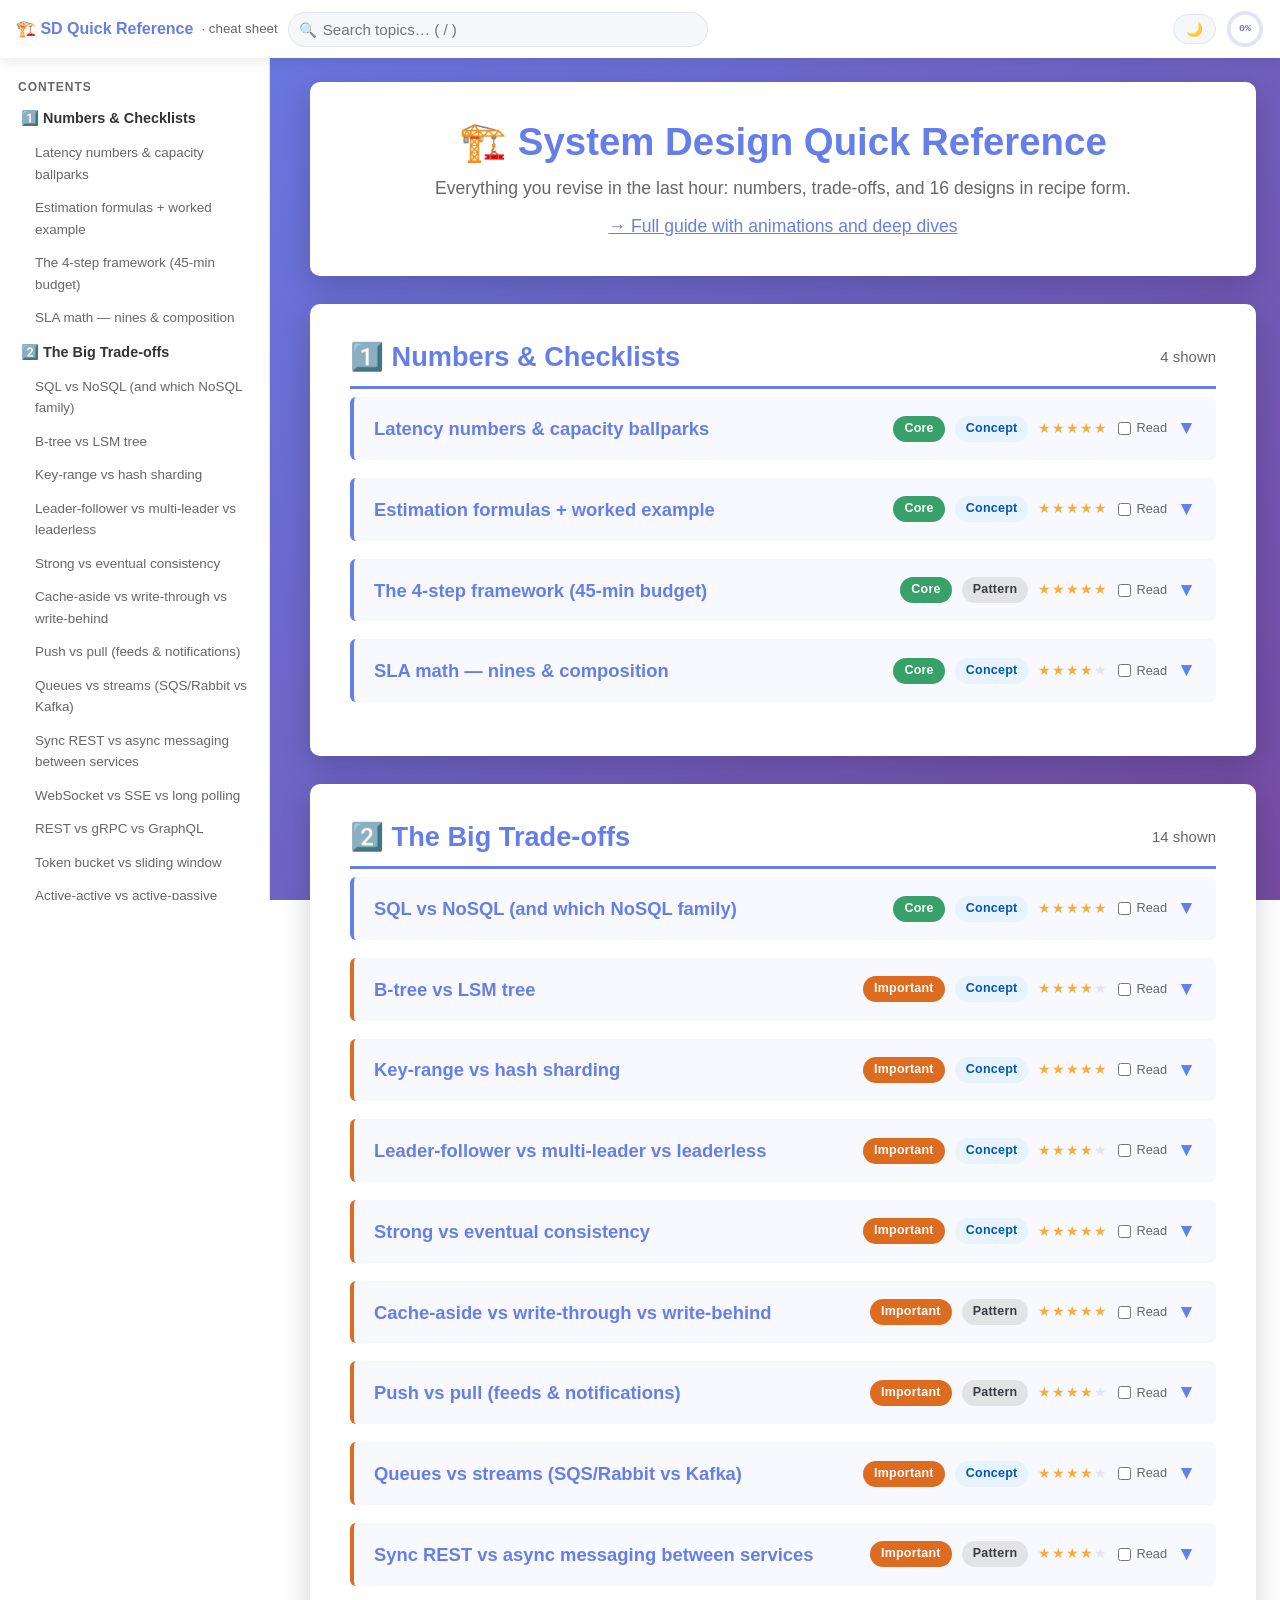
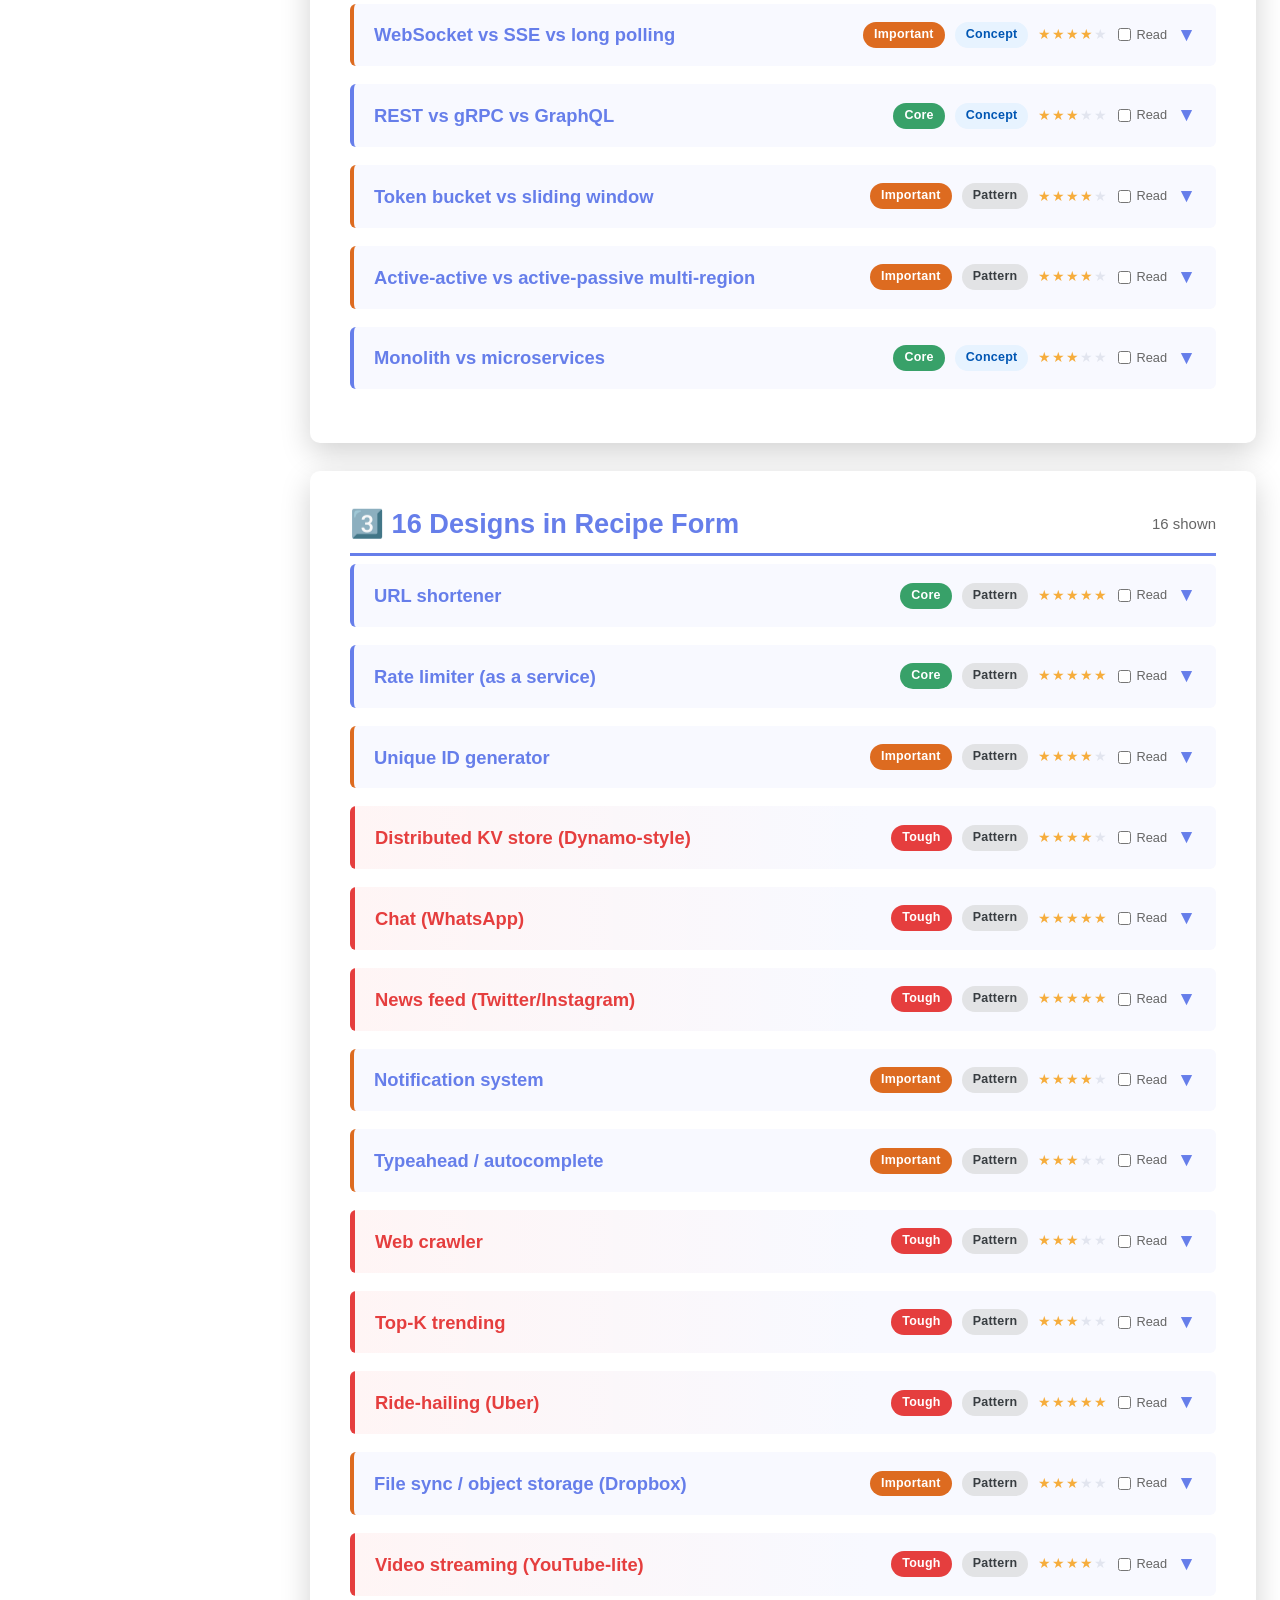
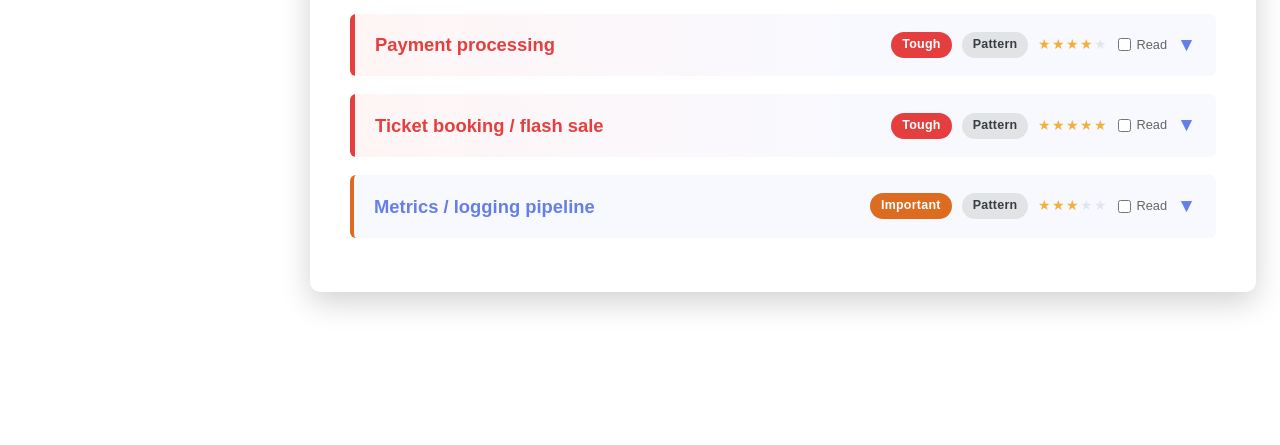
<file: system-design-quickref.html>
<!DOCTYPE html>
<html lang="en">
<head>
<meta charset="UTF-8">
<meta name="viewport" content="width=device-width, initial-scale=1.0">
<title>System Design Quick Reference</title>
<link rel="icon" href="data:image/svg+xml,<svg xmlns='http://www.w3.org/2000/svg' viewBox='0 0 100 100'><text y='.9em' font-size='90'>🏗️</text></svg>">
<link rel="stylesheet" href="assets/guide.css">
<style>
.qr-fig { margin: 14px 0; background: var(--card-alt); border: 1px solid var(--rule); border-radius: 10px; padding: 10px; }
.qr-fig svg { width: 100%; height: auto; display: block; }
.qr-fig .wire { stroke: var(--muted); stroke-width: 2; fill: none; }
.qr-fig .wire-ok { stroke: #28a745; stroke-width: 2.5; fill: none; }
.qr-fig .wire-bad { stroke: #dc3545; stroke-width: 2.5; fill: none; }
.qr-fig .wire-brand { stroke: var(--brand); stroke-width: 2.5; fill: none; }
.qr-fig .box { fill: var(--brand); }
.qr-fig .box2 { fill: var(--brand2); }
.qr-fig .box-ok { fill: #28a745; }
.qr-fig .box-warn { fill: #f0ad1e; }
.qr-fig .lbl-light { fill: #fff; }
.qr-fig .lbl-muted { fill: var(--muted); }
.qr-say { border-left: 4px solid var(--core); background: var(--core-soft); padding: 10px 14px; border-radius: 0 8px 8px 0; margin: 10px 0; font-style: italic; }
@media print {
  .topbar, .sidebar, .back-to-top { display: none !important; }
  .term-card .term-body, .term-card .body { display: block !important; }
  .qr-fig { break-inside: avoid; }
}
</style>
</head>
<body data-guide="sd-quickref" class="has-sidebar">

<svg width="0" height="0" style="position:absolute" aria-hidden="true">
  <defs>
    <marker id="arrow" markerWidth="10" markerHeight="10" refX="8" refY="3" orient="auto" markerUnits="strokeWidth"><path d="M0,0 L0,6 L9,3 z" fill="context-stroke"/></marker>
    <marker id="arrow-brand" markerWidth="10" markerHeight="10" refX="8" refY="3" orient="auto"><path d="M0,0 L0,6 L9,3 z" fill="#667eea"/></marker>
    <marker id="arrow-ok" markerWidth="10" markerHeight="10" refX="8" refY="3" orient="auto"><path d="M0,0 L0,6 L9,3 z" fill="#28a745"/></marker>
    <marker id="arrow-bad" markerWidth="10" markerHeight="10" refX="8" refY="3" orient="auto"><path d="M0,0 L0,6 L9,3 z" fill="#dc3545"/></marker>
    <marker id="arrow-muted" markerWidth="10" markerHeight="10" refX="8" refY="3" orient="auto"><path d="M0,0 L0,6 L9,3 z" fill="#888"/></marker>
    <symbol id="server" viewBox="0 0 60 60"><rect x="6" y="8" width="48" height="44" rx="6" fill="#667eea"/><rect x="14" y="18" width="32" height="5" rx="2" fill="#fff" opacity=".8"/><rect x="14" y="28" width="32" height="5" rx="2" fill="#fff" opacity=".6"/><rect x="14" y="38" width="20" height="5" rx="2" fill="#fff" opacity=".4"/></symbol>
    <symbol id="db" viewBox="0 0 60 60"><ellipse cx="30" cy="14" rx="22" ry="8" fill="#764ba2"/><path d="M8 14 v30 a22 8 0 0 0 44 0 v-30" fill="#764ba2"/><ellipse cx="30" cy="14" rx="22" ry="8" fill="#9b7bc9"/></symbol>
    <symbol id="user" viewBox="0 0 60 60"><circle cx="30" cy="20" r="11" fill="#28a745"/><path d="M10 54 a20 16 0 0 1 40 0 z" fill="#28a745"/></symbol>
    <symbol id="cache" viewBox="0 0 60 60"><rect x="6" y="12" width="48" height="36" rx="6" fill="#f0ad1e"/><text x="30" y="36" font-size="14" text-anchor="middle" fill="#fff" font-weight="bold">⚡</text></symbol>
  </defs>
</svg>

<header class="topbar">
  <button id="menu-btn" class="tb-btn menu-btn" type="button" aria-label="Menu">☰</button>
  <a class="brand" href="index.html">🏗️ SD Quick Reference <small>· cheat sheet</small></a>
  <div class="search"><input id="search" type="search" placeholder="Search topics… ( / )" aria-label="Search"></div>
  <span class="spacer"></span>
  <button id="theme-btn" class="tb-btn" type="button" aria-label="Toggle dark mode">🌙</button>
  <span class="ring-wrap" title="Guide progress"></span>
</header>

<aside class="sidebar"><nav class="toc" aria-label="Table of contents"></nav></aside>

<main class="container">
  <header class="hero">
    <h1>🏗️ System Design Quick Reference</h1>
    <p>Everything you revise in the last hour: numbers, trade-offs, and 16 designs in recipe form.</p>
    <p style="margin-top:10px"><a href="system-design.html">→ Full guide with animations and deep dives</a></p>
  </header>

  <!-- CONTENT START -->
<section class="section" id="s-qr-numbers">
  <h2>1️⃣ Numbers &amp; Checklists</h2>

  <article class="term-card" id="qr-latency" data-level="core" data-freq="5" data-type="concept" data-tags="latency numbers,throughput,capacity,ballparks,rtt,ssd,ram,postgres,redis,kafka,s3">
    <header class="term-head"><h3>Latency numbers &amp; capacity ballparks</h3></header>
    <div class="term-body">
      <p class="why"><b>Memorize these:</b> every estimation and every "will this be fast enough?" judgment call in the interview reduces to one of these rows.</p>
      <table class="cmp">
        <tr><th>Operation</th><th>Latency</th><th>Remember it as</th></tr>
        <tr><td>L1 cache reference</td><td>~1 ns</td><td>the unit</td></tr>
        <tr><td>Main-memory (RAM) reference</td><td>~100 ns</td><td>100× L1</td></tr>
        <tr><td>SSD random read</td><td>~100 µs</td><td>1000× RAM</td></tr>
        <tr><td>Same-DC network RTT</td><td>~0.5–1 ms</td><td>free-ish; chatty is fine inside a DC</td></tr>
        <tr><td>HDD disk seek</td><td>~10 ms</td><td>100× SSD — why databases hate random disk I/O</td></tr>
        <tr><td>Cross-region RTT (US↔EU)</td><td>~80–150 ms</td><td>can't hide it; replicate data near users</td></tr>
        <tr><td>TLS 1.2 handshake (cold)</td><td>2 RTT (~+200 ms cross-region)</td><td>reuse connections; TLS 1.3 = 1 RTT</td></tr>
      </table>
      <table class="cmp" style="margin-top:12px">
        <tr><th>Component</th><th>Ballpark</th><th>Note</th></tr>
        <tr><td>Single Postgres/MySQL node</td><td>~5–10k simple QPS, ~1–5 TB comfortable</td><td>reads scale with replicas; writes don't</td></tr>
        <tr><td>Single Redis node</td><td>~100k ops/s, RAM-bound</td><td>in-memory, single-threaded core</td></tr>
        <tr><td>One Kafka partition</td><td>~10 MB/s / ~10k msg/s sustained</td><td>partitions are the scaling unit</td></tr>
        <tr><td>One app server</td><td>~1–5k RPS (simple, I/O-bound)</td><td>stateless → scale horizontally</td></tr>
        <tr><td>S3 / object storage</td><td>~3.5k PUT &amp; 5.5k GET/s per prefix, 11 nines durability</td><td>bulk bytes go here, not in the DB</td></tr>
      </table>
      <div class="followups"><h5>Interviewer will probe</h5><ul>
        <li><b>Why is chatty microservice traffic OK in-DC but not cross-region?</b> → 1 ms vs 100 ms per hop; 10 hops = 10 ms vs 1 s.</li>
        <li><b>Memory vs SSD for a cache?</b> → RAM is ~1000× faster; SSD caches only for huge, warm-but-cold-tolerant sets.</li>
        <li><b>How many servers for 100k RPS?</b> → ~50–100 app servers at 1–2k RPS each, plus headroom.</li>
      </ul></div>
    </div>
  </article>

  <article class="term-card" id="qr-estimation" data-level="core" data-freq="5" data-type="concept" data-tags="estimation,qps,dau,peak factor,storage math,bandwidth,cache sizing,back of envelope">
    <header class="term-head"><h3>Estimation formulas + worked example</h3></header>
    <div class="term-body">
      <p class="why"><b>The trick:</b> 1 day ≈ 10<sup>5</sup> seconds (86,400). All estimation is multiplication with round numbers — say the units out loud.</p>
      <table class="cmp">
        <tr><th>Quantity</th><th>Formula</th><th>Rule of thumb</th></tr>
        <tr><td>Average QPS</td><td>DAU × actions/user/day ÷ 10<sup>5</sup> s</td><td>10M DAU × 10 actions ≈ 1,000 QPS</td></tr>
        <tr><td>Peak QPS</td><td>average × peak factor</td><td>2–3× normal; 10×+ for events/flash sales</td></tr>
        <tr><td>Storage</td><td>items/day × size × days × replication</td><td>×3 for replication; ×1.5 for indexes/overhead</td></tr>
        <tr><td>Bandwidth</td><td>QPS × payload size</td><td>1k QPS × 100 KB = 100 MB/s ≈ 1 Gbps</td></tr>
        <tr><td>Cache size</td><td>~20% of hot data (80/20 rule)</td><td>enough for ~80%+ hit ratio on Zipf traffic</td></tr>
      </table>
      <div class="explanation"><b>Worked example — photo app, 10M DAU:</b><ul>
        <li>Writes: 10M × 2 photos/day ÷ 10<sup>5</sup> = <b>200 uploads/s</b> (peak ~600/s).</li>
        <li>Reads: 100:1 read ratio → <b>20k views/s</b> (peak 60k/s) — design for the read path.</li>
        <li>Storage: 20M/day × 2 MB = 40 TB/day → <b>~14 PB/yr ×3 replicas ≈ 42 PB</b> → object store + CDN, never a DB.</li>
        <li>Metadata: 20M/day × 1 KB = 20 GB/day → ~7 TB/yr — one sharded DB is fine.</li>
        <li>Cache: 20% of daily hot metadata ≈ a few hundred GB → small Redis cluster.</li>
      </ul></div>
      <div class="followups"><h5>Interviewer will probe</h5><ul>
        <li><b>Why divide by 10<sup>5</sup> not 86,400?</b> → Round numbers; estimation cares about the exponent, not the mantissa.</li>
        <li><b>What peak factor for a ticket on-sale?</b> → 10–100×: demand compresses into the first minute.</li>
        <li><b>KB vs KiB pedantry?</b> → Say "I'll use powers of 10 for estimation" and move on.</li>
      </ul></div>
    </div>
  </article>

  <article class="term-card" id="qr-framework" data-level="core" data-freq="5" data-type="pattern" data-tags="framework,requirements,high-level design,deep dive,wrap-up,time budget,45 minutes,checklist">
    <header class="term-head"><h3>The 4-step framework (45-min budget)</h3></header>
    <div class="term-body">
      <p class="why"><b>Never skip step 1.</b> Most failed interviews die in the first five minutes by designing the wrong system.</p>
      <table class="cmp">
        <tr><th>Step</th><th>Time</th><th>Checklist</th><th>Output on the board</th></tr>
        <tr><td>1. Requirements</td><td>~5 min</td><td>Functional (3–5 features max, get sign-off) · non-functional (scale, latency, consistency, availability) · out of scope</td><td>Bullet list + the numbers (DAU, QPS, storage)</td></tr>
        <tr><td>2. High-level design</td><td>~15 min</td><td>API sketch · data model · box diagram: client → LB → app → cache/DB/queue · walk one read and one write end-to-end</td><td>One diagram every component earns its place in</td></tr>
        <tr><td>3. Deep dives</td><td>~15 min</td><td>Let the interviewer steer; go deep on 2–3: sharding, cache strategy, fan-out, the hard consistency problem</td><td>Trade-offs stated as X vs Y → pick + reason</td></tr>
        <tr><td>4. Wrap-up</td><td>~5 min</td><td>Bottlenecks at 10× · SPOFs · monitoring · what you'd do with more time</td><td>"What breaks first" answer</td></tr>
      </table>
      <div class="followups"><h5>Interviewer will probe</h5><ul>
        <li><b>Interviewer says "assume any scale you like"?</b> → Pick concrete numbers yourself and state them; never design scale-free.</li>
        <li><b>You're 30 min in and still on high-level?</b> → Cut scope out loud: "I'll deep-dive the feed fan-out and leave search stubbed."</li>
        <li><b>What single habit signals senior?</b> → Every choice arrives as a trade-off with a reason, not a technology name.</li>
      </ul></div>
      <p>Full walkthrough: <a href="system-design.html#fw-four-step">The 4-step framework</a></p>
    </div>
  </article>

  <article class="term-card" id="qr-sla" data-level="core" data-freq="4" data-type="concept" data-tags="sla,slo,nines,availability,downtime,composite availability,serial,parallel">
    <header class="term-head"><h3>SLA math — nines &amp; composition</h3></header>
    <div class="term-body">
      <p class="why"><b>Two formulas:</b> serial chains multiply availabilities (chain is weaker than its weakest link); parallel redundancy multiplies the <i>un</i>availabilities.</p>
      <table class="cmp">
        <tr><th>Nines</th><th>Availability</th><th>Downtime / year</th><th>Downtime / month</th></tr>
        <tr><td>2 nines</td><td>99%</td><td>3.65 days</td><td>~7.3 h</td></tr>
        <tr><td>3 nines</td><td>99.9%</td><td>8.77 h</td><td>~43.8 min</td></tr>
        <tr><td>4 nines</td><td>99.99%</td><td>52.6 min</td><td>~4.4 min</td></tr>
        <tr><td>5 nines</td><td>99.999%</td><td>5.26 min</td><td>~26 s</td></tr>
      </table>
      <div class="explanation"><b>Composite availability.</b><ul>
        <li><b>Serial</b> (A depends on B): A<sub>total</sub> = A × B. Three 99.9% services in a chain → 99.7% (~26 h/yr).</li>
        <li><b>Parallel</b> (either of two replicas serves): A = 1 − (1−a)². Two 99% nodes → 99.99% — <i>if</i> failures are independent.</li>
        <li>Each extra serial dependency costs nines; each independent replica buys them. Correlated failures (same AZ, same deploy) void the parallel math.</li>
      </ul></div>
      <div class="followups"><h5>Interviewer will probe</h5><ul>
        <li><b>Your SLA is 99.9% but you depend on a 99.9% DB — possible?</b> → Only with redundancy or graceful degradation on DB failure.</li>
        <li><b>Why not promise 5 nines?</b> → 26 s/month means no human in the loop and multi-region active-active; cost explodes per nine.</li>
        <li><b>SLI vs SLO vs SLA?</b> → Measurement vs internal target vs external contract with penalties.</li>
      </ul></div>
      <p>Full walkthrough: <a href="system-design.html#rel-nines">Availability math</a></p>
    </div>
  </article>
</section>

<section class="section" id="s-qr-tradeoffs">
  <h2>2️⃣ The Big Trade-offs</h2>

  <article class="term-card" id="qr-sql-nosql" data-level="core" data-freq="5" data-type="concept" data-tags="sql,nosql,postgres,dynamodb,cassandra,mongodb,graph,decision">
    <header class="term-head"><h3>SQL vs NoSQL (and which NoSQL family)</h3></header>
    <div class="term-body">
      <table class="cmp">
        <tr><th>Pick</th><th>When</th><th>Because</th></tr>
        <tr><td>SQL (Postgres/MySQL)</td><td>Relations, transactions, flexible/unknown queries, &lt;~10 TB</td><td>ACID, joins, mature tooling; scales further than people admit</td></tr>
        <tr><td>Key-value (Dynamo/Redis)</td><td>Get/put by key at huge scale, predictable low latency</td><td>Partitions trivially; no query flexibility to lose</td></tr>
        <tr><td>Wide-column (Cassandra)</td><td>Write-heavy, time-series-ish, known access patterns</td><td>LSM writes + linear scale-out; queries must match table design</td></tr>
        <tr><td>Document (MongoDB)</td><td>Self-contained aggregates, evolving schema</td><td>Object maps to one document; weak at cross-document joins</td></tr>
        <tr><td>Graph (Neo4j)</td><td>Many-hop relationship traversals</td><td>Joins of depth N are the workload itself</td></tr>
      </table>
      <p><b>Default answer:</b> Postgres until a specific number (write QPS, data size, or access pattern) forces something else.</p>
      <p class="qr-say">"I'd start with Postgres — our scale fits. If writes outgrow one leader or the access pattern is pure key-lookup at millions of QPS, I'd move that table to DynamoDB/Cassandra, chosen by access pattern first."</p>
      <p>Full walkthrough: <a href="system-design.html#st-nosql-families">NoSQL families</a> · <a href="system-design.html#fw-data-model">data-model decision tree</a></p>
    </div>
  </article>

  <article class="term-card" id="qr-btree-lsm" data-level="important" data-freq="4" data-type="concept" data-tags="b-tree,lsm,sstable,compaction,write amplification,rocksdb,innodb">
    <header class="term-head"><h3>B-tree vs LSM tree</h3></header>
    <div class="term-body">
      <table class="cmp">
        <tr><th>Axis</th><th>B-tree (Postgres, MySQL)</th><th>LSM (Cassandra, RocksDB)</th></tr>
        <tr><td>Writes</td><td>In-place page update — random I/O</td><td>Append to memtable → flush SSTables — sequential I/O, much faster</td></tr>
        <tr><td>Reads</td><td>One tree walk — predictable, fast</td><td>May check memtable + several SSTables (bloom filters help)</td></tr>
        <tr><td>Background cost</td><td>Page splits, fragmentation</td><td>Compaction — write amplification, latency spikes</td></tr>
        <tr><td>Sweet spot</td><td>Read-heavy, transactional</td><td>Write-heavy, ingest-heavy</td></tr>
      </table>
      <p><b>Default answer:</b> B-tree unless the workload is write-dominated (logs, events, metrics) — then LSM.</p>
      <p class="qr-say">"LSM turns random writes into sequential appends, trading read amplification and compaction cost — that's why write-heavy stores like Cassandra use it."</p>
      <p>Full walkthrough: <a href="system-design.html#st-btree-lsm">B-tree vs LSM</a></p>
    </div>
  </article>

  <article class="term-card" id="qr-sharding" data-level="important" data-freq="5" data-type="concept" data-tags="sharding,key range,hash,consistent hashing,hot spot,rebalancing,scatter gather">
    <header class="term-head"><h3>Key-range vs hash sharding</h3></header>
    <div class="term-body">
      <table class="cmp">
        <tr><th>Axis</th><th>Key-range (HBase, Spanner)</th><th>Hash (Dynamo, Cassandra)</th></tr>
        <tr><td>Range scans</td><td>Efficient — adjacent keys colocated</td><td>Impossible without scatter-gather</td></tr>
        <tr><td>Load distribution</td><td>Hot spots (sequential keys hammer one shard)</td><td>Uniform by construction</td></tr>
        <tr><td>Rebalancing</td><td>Split/merge ranges dynamically</td><td>Consistent hashing: adding a node moves only ~1/N of keys (vs mod-N moving nearly all); virtual nodes smooth the ring</td></tr>
        <tr><td>Shard key advice</td><td>Prefix with something high-cardinality</td><td>Choose the key your commonest query provides</td></tr>
      </table>
      <p><b>Default answer:</b> hash sharding on the primary lookup key; range only when range queries are the workload.</p>
      <p class="qr-say">"I'd hash-shard by user_id — every query has it, load is uniform, and I don't need cross-user scans on this path."</p>
      <p>Full walkthrough: <a href="system-design.html#st-sharding">Sharding</a> · <a href="system-design.html#st-shard-problems">shard problems</a></p>
    </div>
  </article>

  <article class="term-card" id="qr-replication" data-level="important" data-freq="4" data-type="concept" data-tags="leader follower,multi-leader,leaderless,quorum,replication,failover,conflict">
    <header class="term-head"><h3>Leader-follower vs multi-leader vs leaderless</h3></header>
    <div class="term-body">
      <table class="cmp">
        <tr><th>Topology</th><th>Writes</th><th>Cost</th><th>Use</th></tr>
        <tr><td>Leader-follower</td><td>One leader; followers replicate</td><td>Replication lag, failover gap, write ceiling = one node</td><td>Default (Postgres, MySQL, Redis)</td></tr>
        <tr><td>Multi-leader</td><td>A leader per region</td><td>Write conflicts need resolution (LWW loses data; CRDTs are work)</td><td>Multi-region write locality, offline apps</td></tr>
        <tr><td>Leaderless (quorum)</td><td>Any replica; R + W &gt; N overlaps reads with writes</td><td>Sloppy quorums, read repair, no transactions</td><td>Dynamo/Cassandra — always-writable KV</td></tr>
      </table>
      <p><b>Default answer:</b> leader-follower; escalate only when multi-region write latency or availability demands it.</p>
      <p class="qr-say">"Single-leader keeps a total order of writes and no conflicts — I give that up only when one region's write latency is unacceptable."</p>
      <p>Full walkthrough: <a href="system-design.html#st-leader-follower">Leader-follower</a> · <a href="system-design.html#st-quorum">quorums</a></p>
    </div>
  </article>

  <article class="term-card" id="qr-consistency" data-level="important" data-freq="5" data-type="concept" data-tags="strong consistency,eventual consistency,linearizability,read your writes,cap">
    <header class="term-head"><h3>Strong vs eventual consistency</h3></header>
    <div class="term-body">
      <table class="cmp">
        <tr><th>Model</th><th>Guarantee</th><th>Price</th><th>Required for</th></tr>
        <tr><td>Strong (linearizable)</td><td>Every read sees the latest write</td><td>Coordination on every op: latency + reduced availability under partition</td><td>Money, inventory, seat allocation, uniqueness (usernames)</td></tr>
        <tr><td>Read-your-writes / session</td><td>You see your own updates</td><td>Sticky routing or leader reads per session</td><td>Profile edits, posting then refreshing</td></tr>
        <tr><td>Eventual</td><td>Replicas converge, eventually</td><td>Stale reads, anomalies</td><td>Feeds, counters, likes, analytics — anywhere staleness is invisible</td></tr>
      </table>
      <p><b>Default answer:</b> eventual everywhere it's harmless, strong on the few invariants that lose money — say which is which per feature.</p>
      <p class="qr-say">"Like-counts can be seconds stale; the seat map cannot oversell — so I pay for strong consistency only on the booking write."</p>
      <p>Full walkthrough: <a href="system-design.html#st-consistency-models">Consistency models</a> · <a href="system-design.html#st-cap-pacelc">CAP/PACELC</a></p>
    </div>
  </article>

  <article class="term-card" id="qr-cache-write" data-level="important" data-freq="5" data-type="pattern" data-tags="cache-aside,write-through,write-behind,ttl,invalidation,redis">
    <header class="term-head"><h3>Cache-aside vs write-through vs write-behind</h3></header>
    <div class="term-body">
      <table class="cmp">
        <tr><th>Pattern</th><th>Flow</th><th>Risk</th><th>Use</th></tr>
        <tr><td>Cache-aside</td><td>App reads cache; on miss reads DB + fills; writes go to DB + invalidate</td><td>Stale window, stampede on hot miss</td><td>Default — 90% of systems</td></tr>
        <tr><td>Write-through</td><td>Write cache and DB synchronously</td><td>Write latency; caches data never read</td><td>Read-after-write must hit</td></tr>
        <tr><td>Write-behind</td><td>Write cache, flush to DB async</td><td>Data loss on cache crash</td><td>Extreme write rates that tolerate loss (counters, views)</td></tr>
      </table>
      <p><b>Default answer:</b> cache-aside with TTL + explicit invalidation on write; single-flight to stop stampedes.</p>
      <p class="qr-say">"Cache-aside with a TTL as backstop and delete-on-write — and I'd add request coalescing so one hot-key expiry doesn't stampede the DB."</p>
      <p>Full walkthrough: <a href="system-design.html#ca-patterns">Cache patterns</a> · <a href="system-design.html#ca-stampede">stampedes</a></p>
    </div>
  </article>

  <article class="term-card" id="qr-push-pull" data-level="important" data-freq="4" data-type="pattern" data-tags="push,pull,fan-out on write,fan-out on read,feeds,notifications,celebrity">
    <header class="term-head"><h3>Push vs pull (feeds &amp; notifications)</h3></header>
    <div class="term-body">
      <table class="cmp">
        <tr><th>Axis</th><th>Push (fan-out on write)</th><th>Pull (fan-out on read)</th></tr>
        <tr><td>Write cost</td><td>1 post → N follower-inbox writes</td><td>1 write</td></tr>
        <tr><td>Read cost</td><td>Read your precomputed inbox — fast</td><td>Merge N followees' timelines at request time — slow</td></tr>
        <tr><td>Breaks when</td><td>Celebrity: 100M-follower post = 100M writes</td><td>User follows thousands, reads often</td></tr>
        <tr><td>Freshness</td><td>Fan-out lag after posting</td><td>Always current</td></tr>
      </table>
      <p><b>Default answer:</b> hybrid — push for normal users, pull for celebrity authors, merge at read.</p>
      <p class="qr-say">"Push for the 99% with small followings, pull for accounts over ~100k followers, and merge both at read time — Twitter's actual answer."</p>
      <p>Full walkthrough: <a href="system-design.html#dz-feed">News feed</a></p>
    </div>
  </article>

  <article class="term-card" id="qr-queue-stream" data-level="important" data-freq="4" data-type="concept" data-tags="queue,stream,sqs,rabbitmq,kafka,replay,offset,consumer group">
    <header class="term-head"><h3>Queues vs streams (SQS/Rabbit vs Kafka)</h3></header>
    <div class="term-body">
      <table class="cmp">
        <tr><th>Axis</th><th>Queue (SQS, RabbitMQ)</th><th>Stream/log (Kafka, Kinesis)</th></tr>
        <tr><td>Consumption</td><td>Message deleted after ack — one consumer gets it</td><td>Log retained; consumers track offsets — many groups read independently</td></tr>
        <tr><td>Replay</td><td>No</td><td>Yes — rewind offset, reprocess history</td></tr>
        <tr><td>Ordering</td><td>Best-effort (FIFO variants limited)</td><td>Strict per partition (by key)</td></tr>
        <tr><td>Sweet spot</td><td>Task/job distribution, work queues</td><td>Event backbone, multiple subscribers, high throughput</td></tr>
      </table>
      <p><b>Default answer:</b> queue for "do this task once"; Kafka when multiple consumers, replay, or ordered high-volume events matter.</p>
      <p class="qr-say">"If one worker should process each job, SQS. If it's an event several systems care about — or I may need to replay — it's a Kafka topic."</p>
      <p>Full walkthrough: <a href="system-design.html#async-queues-streams">Queues vs streams</a></p>
    </div>
  </article>

  <article class="term-card" id="qr-sync-async" data-level="important" data-freq="4" data-type="pattern" data-tags="sync,async,rest,messaging,coupling,latency,saga">
    <header class="term-head"><h3>Sync REST vs async messaging between services</h3></header>
    <div class="term-body">
      <table class="cmp">
        <tr><th>Axis</th><th>Sync call (REST/gRPC)</th><th>Async message (queue/stream)</th></tr>
        <tr><td>User waits for result?</td><td>Yes — answer needed now</td><td>No — accept, 202, process later</td></tr>
        <tr><td>Failure coupling</td><td>Callee down = you're down; retries amplify</td><td>Buffered; consumer catches up</td></tr>
        <tr><td>Load spikes</td><td>Hit every service in the chain</td><td>Queue absorbs; workers drain at their pace</td></tr>
        <tr><td>Complexity</td><td>Simple mental model</td><td>Eventual completeness, dedupe, DLQs, sagas</td></tr>
      </table>
      <p><b>Default answer:</b> sync only for what the user must see before the response; everything else (email, analytics, thumbnails, fan-out) async.</p>
      <p class="qr-say">"The rule I use: does the user need this result to render the next screen? If not, it goes on a queue."</p>
      <p>Full walkthrough: <a href="system-design.html#async-why">Why async</a></p>
    </div>
  </article>

  <article class="term-card" id="qr-realtime" data-level="important" data-freq="4" data-type="concept" data-tags="websocket,sse,long polling,realtime,push,sticky,connection registry">
    <header class="term-head"><h3>WebSocket vs SSE vs long polling</h3></header>
    <div class="term-body">
      <table class="cmp">
        <tr><th>Axis</th><th>Long polling</th><th>SSE</th><th>WebSocket</th></tr>
        <tr><td>Direction</td><td>Server→client (per request)</td><td>Server→client stream</td><td>Full duplex</td></tr>
        <tr><td>Infra cost</td><td>Works everywhere; reconnect churn</td><td>Plain HTTP, auto-reconnect, proxy-friendly</td><td>Stateful connections: registry, sticky routing, heartbeats</td></tr>
        <tr><td>Use</td><td>Fallback, low-frequency updates</td><td>Notifications, live scores, tickers</td><td>Chat, games, collaborative editing</td></tr>
      </table>
      <p><b>Default answer:</b> SSE if traffic is one-way; WebSocket only when the client must also send in real time.</p>
      <p class="qr-say">"Notifications are one-directional, so SSE — I only take on WebSocket's connection-state machinery when the client talks back, like chat typing indicators."</p>
      <p>Full walkthrough: <a href="system-design.html#net-realtime">Realtime delivery</a></p>
    </div>
  </article>

  <article class="term-card" id="qr-api-style" data-level="core" data-freq="3" data-type="concept" data-tags="rest,grpc,graphql,protobuf,n+1,public api,internal api">
    <header class="term-head"><h3>REST vs gRPC vs GraphQL</h3></header>
    <div class="term-body">
      <table class="cmp">
        <tr><th>Axis</th><th>REST</th><th>gRPC</th><th>GraphQL</th></tr>
        <tr><td>Contract</td><td>Loose (OpenAPI optional)</td><td>Strict protobuf IDL, codegen</td><td>Typed schema, client picks fields</td></tr>
        <tr><td>Performance</td><td>JSON over HTTP/1.1+</td><td>Binary + HTTP/2 streams — fastest</td><td>One round trip, but server-side N+1 risk</td></tr>
        <tr><td>Best for</td><td>Public APIs, simple CRUD</td><td>Internal service-to-service</td><td>Aggregating many resources for varied UIs (BFF)</td></tr>
      </table>
      <p><b>Default answer:</b> REST at the public edge, gRPC inside, GraphQL only when many clients need different shapes of the same data.</p>
      <p class="qr-say">"REST outside for ubiquity and caching, gRPC inside for typed contracts and latency — GraphQL earns its complexity only at an API-aggregation layer."</p>
      <p>Full walkthrough: <a href="system-design.html#net-api-styles">API styles</a> · <a href="system-design.html#fw-api-design">API design</a></p>
    </div>
  </article>

  <article class="term-card" id="qr-ratelimit-algo" data-level="important" data-freq="4" data-type="pattern" data-tags="token bucket,sliding window,fixed window,burst,429,rate limiting">
    <header class="term-head"><h3>Token bucket vs sliding window</h3></header>
    <div class="term-body">
      <table class="cmp">
        <tr><th>Axis</th><th>Token bucket</th><th>Sliding window (counter/log)</th></tr>
        <tr><td>Bursts</td><td>Allowed up to bucket size — usually what you want</td><td>Smoothly capped</td></tr>
        <tr><td>Memory/op cost</td><td>2 numbers per key, O(1)</td><td>Counter: cheap approximation; log: exact but O(events)</td></tr>
        <tr><td>Edge behavior</td><td>Refills continuously</td><td>Fixes fixed-window's 2× boundary burst</td></tr>
        <tr><td>Used by</td><td>AWS, Stripe — the industry default</td><td>Cloudflare-style approximated windows</td></tr>
      </table>
      <p><b>Default answer:</b> token bucket per key in Redis, checked atomically with a Lua script.</p>
      <p class="qr-say">"Token bucket: two numbers per key, O(1), and bursts are a feature — refill rate is the SLA, bucket size is the forgiveness."</p>
      <p>Full walkthrough: <a href="system-design.html#rel-ratelimit-algos">Rate-limit algorithms</a></p>
    </div>
  </article>

  <article class="term-card" id="qr-multiregion" data-level="important" data-freq="4" data-type="pattern" data-tags="active-active,active-passive,failover,rpo,rto,multi-region,dns">
    <header class="term-head"><h3>Active-active vs active-passive multi-region</h3></header>
    <div class="term-body">
      <table class="cmp">
        <tr><th>Axis</th><th>Active-passive</th><th>Active-active</th></tr>
        <tr><td>Normal ops</td><td>One region serves; standby replicates</td><td>All regions serve; users pinned near home</td></tr>
        <tr><td>Failover</td><td>Promote standby: minutes of RTO, replication-lag RPO, rarely tested</td><td>Shift traffic: seconds, already proven working</td></tr>
        <tr><td>Hard part</td><td>The failover runbook itself</td><td>Write conflicts / home-region routing for data</td></tr>
        <tr><td>Cost</td><td>Idle standby fleet</td><td>Full capacity everywhere + conflict engineering</td></tr>
      </table>
      <p><b>Default answer:</b> active-passive for DR; active-active only when global latency or availability targets demand it — and then pin each user's writes to a home region.</p>
      <p class="qr-say">"Active-active for the stateless tier is easy — the real question is the database; I'd keep single-leader writes per user via home-region pinning."</p>
      <p>Full walkthrough: <a href="system-design.html#rel-multiregion">Multi-region</a> · <a href="system-design.html#ds-ha-topologies">HA topologies</a></p>
    </div>
  </article>

  <article class="term-card" id="qr-monolith" data-level="core" data-freq="3" data-type="concept" data-tags="monolith,microservices,modular monolith,conway,operational cost">
    <header class="term-head"><h3>Monolith vs microservices</h3></header>
    <div class="term-body">
      <table class="cmp">
        <tr><th>Axis</th><th>Monolith (modular)</th><th>Microservices</th></tr>
        <tr><td>Latency &amp; failures</td><td>In-process calls; one blast radius</td><td>Network everywhere: timeouts, retries, partial failure</td></tr>
        <tr><td>Deploy &amp; scale</td><td>One unit; scale whole thing</td><td>Independent deploys; scale hot services alone</td></tr>
        <tr><td>Org fit</td><td>One team or few</td><td>Many teams needing independent release cadence</td></tr>
        <tr><td>Data</td><td>One DB, real transactions</td><td>DB per service → sagas, eventual consistency</td></tr>
      </table>
      <p><b>Default answer:</b> "monolith first" — split only when team scale or divergent scaling/deploy needs create real pain, and split along module boundaries you already drew.</p>
      <p class="qr-say">"Microservices trade in-process calls for network calls to buy organizational scaling — with one team, I'd build a modular monolith and keep the option open."</p>
      <p>Full walkthrough: <a href="system-design.html#fw-antipatterns">Anti-patterns</a></p>
    </div>
  </article>
</section>

<section class="section" id="s-qr-designs">
  <h2>3️⃣ 16 Designs in Recipe Form</h2>

  <article class="term-card" id="qr-d-urlshort" data-level="core" data-freq="5" data-type="pattern" data-tags="url shortener,base62,redirect,tinyurl,302">
    <header class="term-head"><h3>URL shortener</h3></header>
    <div class="term-body">
      <p class="why"><b>Scale assumption:</b> 100M new URLs/month (~40 writes/s), read:write 100:1 → 4k redirects/s; ~3 TB over 5 years.</p>
      <div class="explanation"><b>Recipe.</b><ul>
        <li>Key generation: counter + base62, ranges leased per app server — unique by construction, no collisions.</li>
        <li>Storage: one KV table code→long_url, hash-sharded by code — only query is exact lookup.</li>
        <li>Read path: Redis cache-aside — Zipf traffic means a small cache absorbs 90%+ of redirects.</li>
        <li>Redirect: 302 not 301 — keeps clicks on your servers for analytics and expiry.</li>
        <li>Analytics: click event → Kafka, fire-and-forget — never on the redirect's latency path.</li>
      </ul></div>
      <div class="pitfalls"><h4>Key trade-offs</h4><ul>
        <li>Counter vs hash keys: counter when you can run a range-lease service; hash (with conditional-insert retry) when you want zero coordination + dedupe.</li>
        <li>301 vs 302: 301 offloads traffic to browser caches; pick 302 whenever analytics or expiry is a requirement.</li>
      </ul></div>
      <div class="followups"><h5>Interviewer will probe</h5><ul>
        <li><b>Code length?</b> → 62<sup>7</sup> ≈ 3.5T codes; 7 chars lasts millennia at this rate.</li>
        <li><b>Sequential codes are enumerable?</b> → XOR with a secret, or pre-generated random key pool (KGS).</li>
        <li><b>100× reads?</b> → Nothing interesting breaks: more cache + app replicas; DB sees only misses.</li>
      </ul></div>
      <p>Full walkthrough: <a href="system-design.html#dz-urlshort">URL shortener</a></p>
    </div>
  </article>

  <article class="term-card" id="qr-d-ratelimiter" data-level="core" data-freq="5" data-type="pattern" data-tags="rate limiter,token bucket,redis,lua,fail open,429">
    <header class="term-head"><h3>Rate limiter (as a service)</h3></header>
    <div class="term-body">
      <p class="why"><b>Scale assumption:</b> 50k RPS across ~50 gateways, ~10M active keys, budget 1–2 ms per check.</p>
      <div class="explanation"><b>Recipe.</b><ul>
        <li>Algorithm: token bucket — 2 numbers per key (tokens, last_refill), bursts allowed by design.</li>
        <li>State: Redis cluster sharded by key — shared across all gateway nodes.</li>
        <li>Atomicity: Lua script does read-refill-decide-write in one round trip — no check-then-set race.</li>
        <li>Placement: in the API gateway/middleware, before auth-heavy work.</li>
        <li>Response: 429 + Retry-After header; expose remaining-quota headers.</li>
        <li>Rules: config service pushes limits (per user/IP/tenant/endpoint) to gateways; cache rules locally.</li>
      </ul></div>
      <div class="pitfalls"><h4>Key trade-offs</h4><ul>
        <li>Fail open vs fail closed on Redis outage: fail open for product APIs (limiter must not be the outage); fail closed for auth/abuse endpoints.</li>
        <li>Central Redis vs local counters: local (limit ÷ N nodes) is approximate but zero-latency; central is exact — hybrid: local pre-filter, central authority.</li>
      </ul></div>
      <div class="followups"><h5>Interviewer will probe</h5><ul>
        <li><b>Race with two gateways checking at once?</b> → Lua script is atomic on the shard — single-threaded Redis serializes it.</li>
        <li><b>Hot key (one huge tenant)?</b> → Split their bucket into K sub-buckets across shards, sum approximately.</li>
        <li><b>Why not sliding-window log?</b> → O(events) memory per key; token bucket is O(1) with equivalent fairness.</li>
      </ul></div>
      <p>Full walkthrough: <a href="system-design.html#dz-ratelimiter">Rate limiter</a></p>
    </div>
  </article>

  <article class="term-card" id="qr-d-idgen" data-level="important" data-freq="4" data-type="pattern" data-tags="unique id,snowflake,uuidv7,clock skew,k-sorted">
    <header class="term-head"><h3>Unique ID generator</h3></header>
    <div class="term-body">
      <p class="why"><b>Scale assumption:</b> 10k+ IDs/s across many nodes; IDs must be unique, roughly time-sortable, 64-bit.</p>
      <div class="explanation"><b>Recipe.</b><ul>
        <li>Layout (Snowflake): 41 bits timestamp-ms + 10 bits machine id + 12 bits sequence → 4096 IDs/ms/node, ~69 years.</li>
        <li>Machine id: assigned via ZooKeeper/etcd lease at startup — never two nodes with the same id.</li>
        <li>Clock skew: on clock going backwards, refuse to issue (wait) — never reuse a timestamp.</li>
        <li>Alternative: UUIDv7 — time-ordered, no coordination, 128 bits; use when 64-bit isn't required.</li>
        <li>Alternative: DB ranges — each node leases blocks of 1M ids; simple, IDs not time-ordered across nodes.</li>
      </ul></div>
      <div class="pitfalls"><h4>Key trade-offs</h4><ul>
        <li>Snowflake vs UUIDv4: k-sorted IDs keep B-tree inserts append-like; random UUIDs fragment indexes — pick Snowflake/UUIDv7 for DB primary keys.</li>
        <li>Coordination at startup (machine id) vs per-request: pay coordination once per boot, never per ID.</li>
      </ul></div>
      <div class="followups"><h5>Interviewer will probe</h5><ul>
        <li><b>Why time-sortable?</b> → Order-by-id ≈ order-by-time: free pagination cursors and index locality.</li>
        <li><b>NTP steps the clock back 500 ms?</b> → Block issuance until the clock catches up, or bump sequence into a logical clock.</li>
        <li><b>IDs leak creation rate?</b> → Yes (German-tank problem) — obfuscate if commercially sensitive.</li>
      </ul></div>
      <p>Full walkthrough: <a href="system-design.html#dz-idgen">Unique ID generator</a></p>
    </div>
  </article>

  <article class="term-card" id="qr-d-kvstore" data-level="tough" data-freq="4" data-type="pattern" data-tags="kv store,dynamo,quorum,consistent hashing,hinted handoff,gossip,merkle">
    <header class="term-head"><h3>Distributed KV store (Dynamo-style)</h3></header>
    <div class="term-body">
      <p class="why"><b>Scale assumption:</b> 100k ops/s, 10 TB, always-writable, tunable consistency; N=3 replicas.</p>
      <figure class="qr-fig">
        <svg viewBox="0 0 800 220" role="img" aria-label="Consistent-hash ring with coordinator writing to 3 replicas, quorum W=2">
          <circle cx="170" cy="110" r="80" class="wire"/>
          <use href="#server" x="150" y="10" width="40" height="40"/><text x="170" y="66" text-anchor="middle" font-size="10" class="lbl-muted">node A</text>
          <use href="#server" x="230" y="90" width="40" height="40"/><text x="250" y="146" text-anchor="middle" font-size="10" class="lbl-muted">B</text>
          <use href="#server" x="150" y="170" width="40" height="40"/><text x="170" y="216" text-anchor="middle" font-size="10" class="lbl-muted">C</text>
          <use href="#server" x="70" y="90" width="40" height="40"/><text x="90" y="146" text-anchor="middle" font-size="10" class="lbl-muted">D</text>
          <text x="170" y="114" text-anchor="middle" font-size="11" class="lbl-muted">hash ring</text>
          <use href="#user" x="380" y="20" width="40" height="40"/><text x="400" y="76" text-anchor="middle" font-size="10" class="lbl-muted">client</text>
          <rect x="470" y="25" width="130" height="36" rx="8" class="box"/><text x="535" y="48" text-anchor="middle" font-size="11" class="lbl-light">coordinator</text>
          <line x1="424" y1="42" x2="464" y2="42" class="wire-brand" marker-end="url(#arrow-brand)"/>
          <rect x="660" y="15" width="120" height="30" rx="8" class="box-ok"/><text x="720" y="35" text-anchor="middle" font-size="11" class="lbl-light">replica 1 ack ✓</text>
          <rect x="660" y="60" width="120" height="30" rx="8" class="box-ok"/><text x="720" y="80" text-anchor="middle" font-size="11" class="lbl-light">replica 2 ack ✓</text>
          <rect x="660" y="105" width="120" height="30" rx="8" class="box-warn"/><text x="720" y="125" text-anchor="middle" font-size="11" class="lbl-light">replica 3 slow…</text>
          <line x1="604" y1="35" x2="654" y2="30" class="wire-ok" marker-end="url(#arrow-ok)"/>
          <line x1="604" y1="45" x2="654" y2="72" class="wire-ok" marker-end="url(#arrow-ok)"/>
          <line x1="604" y1="55" x2="654" y2="115" class="wire" marker-end="url(#arrow-muted)"/>
          <text x="470" y="90" font-size="11" fill="#28a745">W=2 of N=3 acked → success</text>
          <text x="470" y="170" font-size="11" class="lbl-muted">R=2, W=2, N=3 → R+W&gt;N: reads overlap writes</text>
          <text x="470" y="192" font-size="11" class="lbl-muted">key → position on ring → next N nodes hold it</text>
        </svg>
      </figure>
      <div class="explanation"><b>Recipe.</b><ul>
        <li>Partitioning: consistent hashing with virtual nodes — add/remove a node moves ~1/N of keys.</li>
        <li>Replication: N=3 successors on the ring; any node can coordinate a request.</li>
        <li>Consistency: quorum R+W&gt;N (2+2&gt;3 typical); tune per use (W=1 fast writes, R=1 fast reads).</li>
        <li>Availability: sloppy quorum + hinted handoff — writes land on stand-ins during failures.</li>
        <li>Conflicts: vector clocks (or LWW if losing writes is acceptable); read repair + Merkle-tree anti-entropy.</li>
        <li>Membership: gossip protocol — no central coordinator to fail.</li>
      </ul></div>
      <div class="pitfalls"><h4>Key trade-offs</h4><ul>
        <li>Quorum vs single-leader: pick quorum for always-writable AP behavior; pick a leader when you need transactions or ordered writes.</li>
        <li>LWW vs vector clocks: LWW is simple but silently drops concurrent writes — fine for caches, wrong for carts.</li>
      </ul></div>
      <div class="followups"><h5>Interviewer will probe</h5><ul>
        <li><b>Why virtual nodes?</b> → Even load and even redistribution when hardware is heterogeneous.</li>
        <li><b>Is R+W&gt;N linearizable?</b> → No — sloppy quorums and partial writes break it; it's "usually reads latest".</li>
        <li><b>Node rejoins after an hour?</b> → Hinted handoff replays missed writes; Merkle diff catches the rest.</li>
      </ul></div>
      <p>Full walkthrough: <a href="system-design.html#st-quorum">Leaderless replication &amp; quorums</a></p>
    </div>
  </article>

  <article class="term-card" id="qr-d-chat" data-level="tough" data-freq="5" data-type="pattern" data-tags="chat,whatsapp,websocket,connection registry,inbox,presence,delivery receipts">
    <header class="term-head"><h3>Chat (WhatsApp)</h3></header>
    <div class="term-body">
      <p class="why"><b>Scale assumption:</b> 500M DAU, 50B msgs/day ≈ 600k msg/s avg; ~1M concurrent connections per gateway box possible, so ~500–1000 WS gateways.</p>
      <figure class="qr-fig">
        <svg viewBox="0 0 800 200" role="img" aria-label="Chat message path through websocket gateways, chat service, message store and push">
          <use href="#user" x="20" y="40" width="42" height="42"/><text x="41" y="98" text-anchor="middle" font-size="10" class="lbl-muted">sender A</text>
          <rect x="120" y="42" width="110" height="38" rx="8" class="box"/><text x="175" y="66" text-anchor="middle" font-size="11" class="lbl-light">WS gateway 1</text>
          <rect x="300" y="42" width="120" height="38" rx="8" class="box2"/><text x="360" y="66" text-anchor="middle" font-size="11" class="lbl-light">chat service</text>
          <use href="#db" x="310" y="130" width="44" height="44"/><text x="332" y="192" text-anchor="middle" font-size="10" class="lbl-muted">msg store (Cassandra)</text>
          <use href="#cache" x="470" y="130" width="44" height="44"/><text x="492" y="192" text-anchor="middle" font-size="10" class="lbl-muted">registry: user→gateway</text>
          <rect x="500" y="42" width="110" height="38" rx="8" class="box"/><text x="555" y="66" text-anchor="middle" font-size="11" class="lbl-light">WS gateway 7</text>
          <use href="#user" x="680" y="40" width="42" height="42"/><text x="701" y="98" text-anchor="middle" font-size="10" class="lbl-muted">receiver B</text>
          <rect x="640" y="140" width="140" height="34" rx="8" class="box-warn"/><text x="710" y="162" text-anchor="middle" font-size="11" class="lbl-light">offline → APNs/FCM</text>
          <line x1="66" y1="61" x2="114" y2="61" class="wire-brand" marker-end="url(#arrow-brand)"/>
          <line x1="230" y1="61" x2="294" y2="61" class="wire-brand" marker-end="url(#arrow-brand)"/>
          <line x1="345" y1="84" x2="335" y2="126" class="wire-ok" marker-end="url(#arrow-ok)"/><text x="245" y="112" font-size="10" fill="#28a745">1. persist</text>
          <line x1="420" y1="75" x2="470" y2="130" class="wire" marker-end="url(#arrow-muted)"/><text x="420" y="112" font-size="10" class="lbl-muted">2. lookup B</text>
          <line x1="424" y1="61" x2="494" y2="61" class="wire-ok" marker-end="url(#arrow-ok)"/><text x="432" y="52" font-size="10" fill="#28a745">3. route</text>
          <line x1="614" y1="61" x2="674" y2="61" class="wire-ok" marker-end="url(#arrow-ok)"/>
          <line x1="590" y1="84" x2="660" y2="140" class="wire" marker-end="url(#arrow-muted)"/>
        </svg>
      </figure>
      <div class="explanation"><b>Recipe.</b><ul>
        <li>Transport: WebSocket gateways (stateless app tier can't hold connections — this tier is stateful by nature).</li>
        <li>Registry: Redis user_id→gateway_id, written on connect, TTL'd by heartbeat — how messages find the receiver.</li>
        <li>Persist-then-push: write to message store first, then route — device ack drives delivery receipts.</li>
        <li>Storage: Cassandra/HBase, partition by conversation_id, cluster by message_id (time-ordered) — write-heavy, range-read by conversation.</li>
        <li>Ordering: per-conversation sequence from the partition owner — global order is neither possible nor needed.</li>
        <li>Offline: undelivered flag + push notification via APNs/FCM; client syncs missed messages on reconnect by last-seen id.</li>
        <li>Groups: fan-out server-side to each member's gateway; large groups get pull-on-open past a size threshold.</li>
      </ul></div>
      <div class="pitfalls"><h4>Key trade-offs</h4><ul>
        <li>Registry lookup vs pub/sub broadcast: registry is exact routing at lookup cost; pub/sub per-user channels simplify code but add broker hops.</li>
        <li>Sent vs delivered vs read: one tick = server persisted, two = device acked — separate acks, separate failure modes.</li>
      </ul></div>
      <div class="followups"><h5>Interviewer will probe</h5><ul>
        <li><b>Gateway dies with 1M connections?</b> → Clients reconnect via LB with jittered backoff; registry entries expire; messages queue as undelivered.</li>
        <li><b>Presence at 500M users?</b> → Heartbeat every ~30 s into registry TTL; fan out presence lazily (only to open conversations).</li>
        <li><b>E2E encryption impact?</b> → Server routes ciphertext blobs; server-side search/moderation of content becomes impossible.</li>
      </ul></div>
      <p>Full walkthrough: <a href="system-design.html#dz-chat">Chat system</a></p>
    </div>
  </article>

  <article class="term-card" id="qr-d-feed" data-level="tough" data-freq="5" data-type="pattern" data-tags="news feed,fanout,celebrity,timeline,twitter,instagram,cursor">
    <header class="term-head"><h3>News feed (Twitter/Instagram)</h3></header>
    <div class="term-body">
      <p class="why"><b>Scale assumption:</b> 200M DAU, 1B feed reads/day (~10k QPS, peak 30k), 100M posts/day; avg 200 followers, max 100M.</p>
      <figure class="qr-fig">
        <svg viewBox="0 0 800 220" role="img" aria-label="Hybrid feed: fan-out on write for normal users, pull for celebrities, merged at read">
          <use href="#user" x="20" y="20" width="40" height="40"/><text x="40" y="74" text-anchor="middle" font-size="10" class="lbl-muted">normal author</text>
          <rect x="140" y="24" width="110" height="34" rx="8" class="box"/><text x="195" y="46" text-anchor="middle" font-size="11" class="lbl-light">post service</text>
          <rect x="320" y="24" width="120" height="34" rx="8" class="box2"/><text x="380" y="46" text-anchor="middle" font-size="11" class="lbl-light">fan-out workers</text>
          <use href="#cache" x="490" y="14" width="44" height="44"/><text x="512" y="74" text-anchor="middle" font-size="10" class="lbl-muted">inbox cache ×200</text>
          <line x1="64" y1="41" x2="134" y2="41" class="wire-brand" marker-end="url(#arrow-brand)"/>
          <line x1="250" y1="41" x2="314" y2="41" class="wire" marker-end="url(#arrow-muted)"/><text x="256" y="32" font-size="10" class="lbl-muted">queue</text>
          <line x1="440" y1="41" x2="484" y2="38" class="wire-ok" marker-end="url(#arrow-ok)"/><text x="430" y="24" font-size="10" fill="#28a745">push</text>
          <use href="#user" x="20" y="130" width="40" height="40"/><text x="40" y="184" text-anchor="middle" font-size="10" class="lbl-muted">celebrity 100M</text>
          <use href="#db" x="146" y="128" width="44" height="44"/><text x="168" y="188" text-anchor="middle" font-size="10" class="lbl-muted">posts by author</text>
          <line x1="64" y1="150" x2="142" y2="150" class="wire-bad" marker-end="url(#arrow-bad)"/><text x="70" y="140" font-size="10" fill="#dc3545">no fan-out</text>
          <rect x="600" y="90" width="120" height="40" rx="8" class="box"/><text x="660" y="115" text-anchor="middle" font-size="11" class="lbl-light">feed read API</text>
          <use href="#user" x="740" y="90" width="40" height="40"/>
          <line x1="536" y1="45" x2="600" y2="98" class="wire-ok" marker-end="url(#arrow-ok)"/><text x="516" y="86" font-size="10" fill="#28a745">inbox</text>
          <line x1="194" y1="150" x2="596" y2="118" class="wire-brand" marker-end="url(#arrow-brand)"/><text x="330" y="150" font-size="10" fill="#667eea">pull celebrity posts at read → merge + rank</text>
        </svg>
      </figure>
      <div class="explanation"><b>Recipe.</b><ul>
        <li>Hybrid fan-out: push (write to each follower's inbox) for normal authors; pull at read time for authors &gt; ~100k followers.</li>
        <li>Inbox: Redis sorted set per user of ~800 post IDs — IDs only; hydrate post content from a post cache at read.</li>
        <li>Fan-out: async via queue — posting returns instantly; lag of seconds is invisible.</li>
        <li>Read: merge inbox + celebrity pull + ranking; cursor pagination by post_id (time-sortable Snowflake IDs).</li>
        <li>Storage: posts in sharded store by author_id; social graph service for follower lists.</li>
        <li>Skip inactive users during fan-out — build their feed lazily on next visit.</li>
      </ul></div>
      <div class="pitfalls"><h4>Key trade-offs</h4><ul>
        <li>Push vs pull: push buys fast reads with write amplification; pull is write-cheap but read-slow — the threshold follower count is the design.</li>
        <li>IDs-only inboxes vs full posts: IDs cost one hydration hop but make edits/deletes trivial and inboxes 100× smaller.</li>
      </ul></div>
      <div class="followups"><h5>Interviewer will probe</h5><ul>
        <li><b>Celebrity posts, 100M followers — why not push anyway?</b> → 100M writes for one tweet, minutes of lag, hot-spotting — one post = a small outage.</li>
        <li><b>Deleted post still in inboxes?</b> → Inboxes hold IDs; hydration filters dead IDs — no 100M-inbox cleanup.</li>
        <li><b>Offset vs cursor pagination?</b> → Feed shifts while paging; cursor (last seen post_id) is stable, offset double-shows items.</li>
      </ul></div>
      <p>Full walkthrough: <a href="system-design.html#dz-feed">News feed</a></p>
    </div>
  </article>

  <article class="term-card" id="qr-d-notify" data-level="important" data-freq="4" data-type="pattern" data-tags="notification,apns,fcm,email,sms,provider failover,dedupe,preferences">
    <header class="term-head"><h3>Notification system</h3></header>
    <div class="term-body">
      <p class="why"><b>Scale assumption:</b> 100M notifications/day (~1–10k/s bursty) across push, email, SMS; third-party providers do final delivery.</p>
      <div class="explanation"><b>Recipe.</b><ul>
        <li>Ingest: one internal API — services publish notification events to a queue; never call providers inline.</li>
        <li>Pipeline: workers per channel (APNs/FCM, SES, Twilio) consume queues, apply rate/retry per provider.</li>
        <li>Preferences + quiet hours: check user settings service before send — a hard gate, not a filter after.</li>
        <li>Dedupe: idempotency key (event_id + user + channel) in Redis — retries and double-publishes send once.</li>
        <li>Templates: content rendered from template + payload at send time; localization here.</li>
        <li>Tracking: provider webhooks (delivered/bounced/opened) feed back into a status store; DLQ for failures.</li>
      </ul></div>
      <div class="pitfalls"><h4>Key trade-offs</h4><ul>
        <li>At-least-once + dedupe vs at-most-once: duplicate pushes annoy, missing "your ride is here" is worse — dedupe key makes at-least-once safe.</li>
        <li>Provider failover: multi-provider per channel with health-based routing vs simplicity of one — SMS/email deserve two, push can't (APNs is the only door to iOS).</li>
      </ul></div>
      <div class="followups"><h5>Interviewer will probe</h5><ul>
        <li><b>Provider is down 30 min?</b> → Queue buffers; retry with backoff; alert on queue age; fail over where a second provider exists.</li>
        <li><b>User gets 50 notifications in a burst?</b> → Batch/digest window per user + per-user rate cap.</li>
        <li><b>Ordering across channels?</b> → Don't promise it; channels are independent pipelines.</li>
      </ul></div>
      <p>Full walkthrough: <a href="system-design.html#dz-notify">Notification system</a></p>
    </div>
  </article>

  <article class="term-card" id="qr-d-typeahead" data-level="important" data-freq="3" data-type="pattern" data-tags="typeahead,autocomplete,trie,prefix,top-k,precompute">
    <header class="term-head"><h3>Typeahead / autocomplete</h3></header>
    <div class="term-body">
      <p class="why"><b>Scale assumption:</b> 10B queries/day, ~5 keystrokes each → ~500k lookups/s peak; p99 &lt; 50 ms end-to-end.</p>
      <div class="explanation"><b>Recipe.</b><ul>
        <li>Precompute: offline pipeline aggregates query logs → top 5–10 suggestions per prefix, rebuilt daily.</li>
        <li>Serve: prefix→suggestions as a flat KV/trie snapshot in memory, sharded by prefix — a lookup is one GET.</li>
        <li>Cache at the edge: CDN/browser cache short prefixes; client caches and filters locally as the user types.</li>
        <li>Freshness fast lane: streaming counter (last hours) merged with the daily batch for trending queries.</li>
        <li>Client: debounce keystrokes (~100–200 ms), cancel stale requests.</li>
      </ul></div>
      <div class="pitfalls"><h4>Key trade-offs</h4><ul>
        <li>Precomputed top-K vs live trie ranking: precompute makes serving trivial and fast; you accept hours of staleness (patched by the fast lane).</li>
        <li>Shard by prefix vs hash: prefix sharding keeps a prefix's data on one shard but "a", "the" prefixes run hot — cache absorbs them.</li>
      </ul></div>
      <div class="followups"><h5>Interviewer will probe</h5><ul>
        <li><b>Storage size?</b> → Prefixes of top ~100M queries × 10 suggestions ≈ tens of GB — fits in RAM, replicate everywhere.</li>
        <li><b>Personalization?</b> → Client-side merge of a small per-user history list with global suggestions.</li>
        <li><b>Filtering bad suggestions?</b> → Blocklist applied in the offline build, plus a kill switch at serve time.</li>
      </ul></div>
      <p>Full walkthrough: <a href="system-design.html#dz-typeahead">Typeahead</a></p>
    </div>
  </article>

  <article class="term-card" id="qr-d-crawler" data-level="tough" data-freq="3" data-type="pattern" data-tags="web crawler,frontier,politeness,robots.txt,dedupe,simhash">
    <header class="term-head"><h3>Web crawler</h3></header>
    <div class="term-body">
      <p class="why"><b>Scale assumption:</b> 1B pages/month ≈ 400 pages/s sustained; avg page 500 KB → ~200 MB/s download; billions of seen URLs.</p>
      <figure class="qr-fig">
        <svg viewBox="0 0 800 190" role="img" aria-label="Crawler loop: frontier queues, fetchers, parser, dedupe, back to frontier">
          <rect x="20" y="60" width="130" height="70" rx="8" class="box2"/>
          <text x="85" y="88" text-anchor="middle" font-size="11" class="lbl-light">URL frontier</text>
          <text x="85" y="106" text-anchor="middle" font-size="10" class="lbl-light">per-host queues</text>
          <text x="85" y="120" text-anchor="middle" font-size="10" class="lbl-light">priority + politeness</text>
          <rect x="230" y="70" width="110" height="44" rx="8" class="box"/><text x="285" y="88" text-anchor="middle" font-size="11" class="lbl-light">fetchers</text><text x="285" y="104" text-anchor="middle" font-size="10" class="lbl-light">+ DNS cache</text>
          <rect x="420" y="70" width="100" height="44" rx="8" class="box"/><text x="470" y="97" text-anchor="middle" font-size="11" class="lbl-light">parser</text>
          <use href="#db" x="440" y="130" width="40" height="40"/><text x="462" y="185" text-anchor="middle" font-size="10" class="lbl-muted">content store (S3)</text>
          <rect x="590" y="70" width="130" height="44" rx="8" class="box-warn"/><text x="655" y="88" text-anchor="middle" font-size="11" class="lbl-light">seen-URL filter</text><text x="655" y="104" text-anchor="middle" font-size="10" class="lbl-light">bloom + simhash</text>
          <line x1="150" y1="92" x2="224" y2="92" class="wire-brand" marker-end="url(#arrow-brand)"/><text x="160" y="82" font-size="10" fill="#667eea">next URL</text>
          <line x1="340" y1="92" x2="414" y2="92" class="wire-ok" marker-end="url(#arrow-ok)"/><text x="350" y="82" font-size="10" fill="#28a745">HTML</text>
          <line x1="470" y1="114" x2="463" y2="128" class="wire" marker-end="url(#arrow-muted)"/>
          <line x1="520" y1="92" x2="584" y2="92" class="wire" marker-end="url(#arrow-muted)"/><text x="524" y="82" font-size="10" class="lbl-muted">links</text>
          <path d="M655 114 C 655 165, 300 175, 90 134" class="wire-brand" marker-end="url(#arrow-brand)"/><text x="330" y="158" font-size="10" fill="#667eea">new URLs re-enter frontier</text>
          <text x="230" y="40" font-size="10" class="lbl-muted">robots.txt cache · ≤1 req/s per host · timeout + retry budget</text>
        </svg>
      </figure>
      <div class="explanation"><b>Recipe.</b><ul>
        <li>Frontier: two-level queues — priority (freshness × pagerank) feeding per-host FIFO queues.</li>
        <li>Politeness: one connection per host, delay between hits, robots.txt cached per domain — non-negotiable.</li>
        <li>Fetchers: async I/O workers, DNS cached aggressively (DNS is a hidden bottleneck at 400/s).</li>
        <li>Dedupe: bloom filter on normalized URL (seen?); simhash on content (near-duplicate pages).</li>
        <li>Storage: raw HTML → object store; extracted links → frontier; metadata → KV (URL, hash, last-crawl).</li>
        <li>Traps: max depth, max URLs/domain, URL-length caps — auto-generated infinite spaces are everywhere.</li>
      </ul></div>
      <div class="pitfalls"><h4>Key trade-offs</h4><ul>
        <li>BFS vs priority order: pure BFS wastes budget on junk; priority by importance/change-rate crawls what matters.</li>
        <li>Bloom filter false positives: some URLs never crawled vs 10× memory for exact set — accept the tiny FP rate.</li>
      </ul></div>
      <div class="followups"><h5>Interviewer will probe</h5><ul>
        <li><b>How do you shard?</b> → Frontier by host-hash so one worker owns a host's politeness state.</li>
        <li><b>Recrawl strategy?</b> → Per-URL change-frequency estimate; news hourly, static pages monthly.</li>
        <li><b>JS-rendered pages?</b> → Headless-browser fleet ~100× the cost — reserve for the small set that needs it.</li>
      </ul></div>
      <p>Full walkthrough: <a href="system-design.html#dz-crawler">Web crawler</a></p>
    </div>
  </article>

  <article class="term-card" id="qr-d-topk" data-level="tough" data-freq="3" data-type="pattern" data-tags="top-k,trending,count-min sketch,heavy hitters,sliding window,lambda">
    <header class="term-head"><h3>Top-K trending</h3></header>
    <div class="term-body">
      <p class="why"><b>Scale assumption:</b> 10M events/s (views/hashtags), top 100 per window (1 min / 1 h / 1 day), answer in &lt;100 ms, small error OK.</p>
      <div class="explanation"><b>Recipe.</b><ul>
        <li>Ingest: events → Kafka, partitioned by item hash — same item always hits the same counter node.</li>
        <li>Fast path: count-min sketch + min-heap of K per node per window — fixed memory (~MBs) regardless of cardinality.</li>
        <li>Merge: each node's local top-K → aggregator merges heaps per window → serve from cache.</li>
        <li>Windows: ring of 1-min buckets; 1-h = sum of 60 buckets; expire old buckets.</li>
        <li>Slow path (exact): the same Kafka stream → batch job (Spark) computes exact daily top-K, corrects the dashboard — lambda architecture.</li>
      </ul></div>
      <div class="pitfalls"><h4>Key trade-offs</h4><ul>
        <li>Exact hash-map counts vs count-min sketch: exact needs memory ∝ distinct items (billions); sketch is fixed-size with small overcount — trending tolerates it.</li>
        <li>Merged local top-Ks can miss a globally-hot-but-locally-cold item — partition by item hash so each item is counted whole on one node.</li>
      </ul></div>
      <div class="followups"><h5>Interviewer will probe</h5><ul>
        <li><b>Why does count-min only overcount?</b> → Hash collisions add, never subtract; take the min across d rows to bound it.</li>
        <li><b>Sliding vs tumbling window?</b> → Sum the last N minute-buckets = sliding at bucket granularity — cheap and close enough.</li>
        <li><b>K changes to 1000?</b> → Heap size per node grows; sketch unchanged — parameters are independent.</li>
      </ul></div>
      <p>Full walkthrough: <a href="system-design.html#dz-topk">Top-K trending</a></p>
    </div>
  </article>

  <article class="term-card" id="qr-d-ridehail" data-level="tough" data-freq="5" data-type="pattern" data-tags="uber,ride hailing,geohash,h3,dispatch,matching,driver location,surge">
    <header class="term-head"><h3>Ride-hailing (Uber)</h3></header>
    <div class="term-body">
      <p class="why"><b>Scale assumption:</b> 1M concurrent drivers pinging location every 4 s → 250k location writes/s; 100k match requests/min at peak.</p>
      <figure class="qr-fig">
        <svg viewBox="0 0 800 200" role="img" aria-label="Uber: driver pings into geo-sharded in-memory index; rider request queries nearby cells; dispatch offers trip">
          <use href="#user" x="20" y="20" width="40" height="40"/><text x="40" y="74" text-anchor="middle" font-size="10" class="lbl-muted">drivers ×1M</text>
          <rect x="130" y="26" width="110" height="36" rx="8" class="box"/><text x="185" y="49" text-anchor="middle" font-size="11" class="lbl-light">location gw (WS)</text>
          <rect x="310" y="16" width="150" height="60" rx="8" class="box2"/>
          <text x="385" y="38" text-anchor="middle" font-size="11" class="lbl-light">geo index (in-mem)</text>
          <text x="385" y="54" text-anchor="middle" font-size="10" class="lbl-light">H3 cell → driver set</text>
          <text x="385" y="68" text-anchor="middle" font-size="10" class="lbl-light">sharded by cell</text>
          <line x1="64" y1="42" x2="124" y2="42" class="wire-brand" marker-end="url(#arrow-brand)"/><text x="66" y="32" font-size="10" fill="#667eea">ping /4s</text>
          <line x1="240" y1="42" x2="304" y2="42" class="wire" marker-end="url(#arrow-muted)"/>
          <use href="#user" x="20" y="130" width="40" height="40"/><text x="40" y="186" text-anchor="middle" font-size="10" class="lbl-muted">rider</text>
          <rect x="130" y="134" width="110" height="36" rx="8" class="box"/><text x="185" y="157" text-anchor="middle" font-size="11" class="lbl-light">dispatch svc</text>
          <line x1="64" y1="150" x2="124" y2="150" class="wire-brand" marker-end="url(#arrow-brand)"/><text x="66" y="142" font-size="10" fill="#667eea">request</text>
          <line x1="240" y1="146" x2="330" y2="80" class="wire-ok" marker-end="url(#arrow-ok)"/><text x="240" y="120" font-size="10" fill="#28a745">query cell + ring of neighbors</text>
          <rect x="540" y="60" width="120" height="36" rx="8" class="box-warn"/><text x="600" y="83" text-anchor="middle" font-size="11" class="lbl-light">offer → driver</text>
          <line x1="460" y1="60" x2="534" y2="70" class="wire" marker-end="url(#arrow-muted)"/><text x="466" y="52" font-size="10" class="lbl-muted">ranked candidates (ETA)</text>
          <use href="#db" x="690" y="120" width="42" height="42"/><text x="711" y="178" text-anchor="middle" font-size="10" class="lbl-muted">trips DB (SQL)</text>
          <line x1="620" y1="100" x2="695" y2="126" class="wire-ok" marker-end="url(#arrow-ok)"/><text x="590" y="120" font-size="10" fill="#28a745">accept → trip row</text>
        </svg>
      </figure>
      <div class="explanation"><b>Recipe.</b><ul>
        <li>Location ingest: driver app pings over WebSocket/UDP-ish channel every 4 s; last-known position only — history goes async to Kafka.</li>
        <li>Geo index: H3/geohash cell → set of driver IDs, in memory (Redis GEO or custom), sharded by cell; a ping is a cell-set move.</li>
        <li>Matching: query rider's cell + neighbor ring, rank by road-network ETA (not straight-line), offer to best driver with a ~15 s accept timeout, cascade on decline.</li>
        <li>Lock: driver marked pending during an offer — one offer at a time per driver (no double-dispatch).</li>
        <li>Trip state: SQL with a state machine (requested→matched→enroute→done) — this is the money record.</li>
        <li>Surge: per-cell demand/supply ratio from the same counters, published to pricing.</li>
      </ul></div>
      <div class="pitfalls"><h4>Key trade-offs</h4><ul>
        <li>Ephemeral in-memory locations vs durable store: positions are stale in 4 s anyway — durability buys nothing; rebuild from pings after a crash.</li>
        <li>Cell size: big cells = fewer shards, hot downtown cells; small cells = more neighbor queries — H3 multi-resolution splits hot areas.</li>
      </ul></div>
      <div class="followups"><h5>Interviewer will probe</h5><ul>
        <li><b>Two dispatchers pick the same driver?</b> → Atomic claim (conditional write) on driver state; loser cascades to next candidate.</li>
        <li><b>Why not PostGIS for matching?</b> → 250k writes/s of churning point data murders a disk index; the working set is small and ephemeral.</li>
        <li><b>City-border rides?</b> → Neighbor-cell queries cross shard boundaries; scatter to the 2–3 shards involved.</li>
      </ul></div>
      <p>Full walkthrough: <a href="system-design.html#dz-ridehail">Ride-hailing</a></p>
    </div>
  </article>

  <article class="term-card" id="qr-d-dropbox" data-level="important" data-freq="3" data-type="pattern" data-tags="dropbox,file sync,chunking,content addressing,dedupe,delta sync,presigned">
    <header class="term-head"><h3>File sync / object storage (Dropbox)</h3></header>
    <div class="term-body">
      <p class="why"><b>Scale assumption:</b> 100M users, avg 10 GB → 1 EB logical; huge dedupe ratio; sync latency target seconds.</p>
      <div class="explanation"><b>Recipe.</b><ul>
        <li>Chunking: files split into ~4 MB chunks, addressed by SHA-256 of content — dedupe, delta sync, and versioning all fall out of this one choice.</li>
        <li>Two planes: metadata service (SQL: file→chunk list, versions, sharing) vs block store (S3: chunk blobs) — never mix.</li>
        <li>Upload: client hashes chunks, asks "which do you already have?", uploads only missing chunks via presigned URLs — bytes bypass the app tier.</li>
        <li>Sync: client watches FS, computes changed chunks; server notifies other devices via long-poll/WS "namespace changed", they pull the delta.</li>
        <li>Versioning: a version = a new chunk list; old chunks retained → history is nearly free.</li>
        <li>Conflicts: no locks — last writer wins on metadata, loser saved as "conflicted copy".</li>
      </ul></div>
      <div class="pitfalls"><h4>Key trade-offs</h4><ul>
        <li>Fixed-size vs content-defined chunking: fixed is simple but one inserted byte shifts every later chunk; CDC (rolling hash) keeps dedupe under edits.</li>
        <li>Client-side dedupe check leaks "someone has this file" — rate-limit and salt per account if that matters.</li>
      </ul></div>
      <div class="followups"><h5>Interviewer will probe</h5><ul>
        <li><b>Why 4 MB chunks?</b> → Balance: smaller = better dedupe/resume but more metadata rows and requests.</li>
        <li><b>10 GB file upload dies at 90%?</b> → Chunks are the resume unit — re-ask "which are missing", send the tail.</li>
        <li><b>Shared folder with 1000 members updated?</b> → One metadata write + notify fan-out; chunks fetched lazily per device.</li>
      </ul></div>
      <p>Full walkthrough: <a href="system-design.html#dz-storage">File sync &amp; storage</a></p>
    </div>
  </article>

  <article class="term-card" id="qr-d-video" data-level="tough" data-freq="4" data-type="pattern" data-tags="youtube,video streaming,transcoding,cdn,abr,hls,dash,upload pipeline">
    <header class="term-head"><h3>Video streaming (YouTube-lite)</h3></header>
    <div class="term-body">
      <p class="why"><b>Scale assumption:</b> 500 h of video uploaded/min; 1B watch-hours/day — views outnumber uploads ~1000:1, and ~all watch bytes come from CDN.</p>
      <figure class="qr-fig">
        <svg viewBox="0 0 800 210" role="img" aria-label="Video pipeline: upload to object store, async transcode to renditions, serve via CDN with ABR">
          <use href="#user" x="15" y="30" width="40" height="40"/><text x="35" y="84" text-anchor="middle" font-size="10" class="lbl-muted">uploader</text>
          <use href="#db" x="120" y="26" width="46" height="46"/><text x="143" y="88" text-anchor="middle" font-size="10" class="lbl-muted">raw store (S3)</text>
          <line x1="59" y1="50" x2="116" y2="50" class="wire-brand" marker-end="url(#arrow-brand)"/><text x="52" y="38" font-size="10" fill="#667eea">multipart</text>
          <rect x="240" y="30" width="90" height="36" rx="8" class="box2"/><text x="285" y="53" text-anchor="middle" font-size="11" class="lbl-light">queue</text>
          <line x1="170" y1="49" x2="234" y2="48" class="wire" marker-end="url(#arrow-muted)"/>
          <rect x="390" y="14" width="150" height="72" rx="8" class="box"/>
          <text x="465" y="36" text-anchor="middle" font-size="11" class="lbl-light">transcoder fleet</text>
          <text x="465" y="52" text-anchor="middle" font-size="10" class="lbl-light">240p…4K × H.264/VP9</text>
          <text x="465" y="68" text-anchor="middle" font-size="10" class="lbl-light">split by segment, parallel</text>
          <line x1="330" y1="48" x2="384" y2="48" class="wire" marker-end="url(#arrow-muted)"/>
          <use href="#db" x="590" y="26" width="46" height="46"/><text x="613" y="88" text-anchor="middle" font-size="10" class="lbl-muted">segments (HLS/DASH)</text>
          <line x1="540" y1="50" x2="586" y2="50" class="wire-ok" marker-end="url(#arrow-ok)"/>
          <rect x="560" y="130" width="110" height="40" rx="8" class="box-warn"/><text x="615" y="155" text-anchor="middle" font-size="11" class="lbl-light">CDN edge</text>
          <line x1="613" y1="76" x2="613" y2="126" class="wire" marker-end="url(#arrow-muted)"/>
          <use href="#user" x="700" y="130" width="40" height="40"/><text x="720" y="186" text-anchor="middle" font-size="10" class="lbl-muted">viewer</text>
          <line x1="696" y1="150" x2="674" y2="150" class="wire-brand" marker-end="url(#arrow-brand)"/>
          <text x="330" y="160" font-size="10" class="lbl-muted">player picks rendition per measured bandwidth (ABR) — 4-s segments</text>
          <text x="330" y="180" font-size="10" class="lbl-muted">metadata DB: video → manifest → segment URLs</text>
        </svg>
      </figure>
      <div class="explanation"><b>Recipe.</b><ul>
        <li>Upload: multipart direct-to-S3 via presigned URLs; metadata row created in "processing" state.</li>
        <li>Transcode: queue → worker fleet; split video into segments, transcode segments in parallel across machines, into a ladder of renditions (240p→4K).</li>
        <li>Package: HLS/DASH — 2–6 s segments + a manifest listing every rendition.</li>
        <li>Serve: everything static from CDN; origin is the object store. ABR: player switches rendition per segment based on throughput.</li>
        <li>Metadata/views: DB for video info; view counts batched via stream, not per-view DB writes.</li>
        <li>Popular-video problem is solved by the CDN; long-tail misses hit origin behind an origin shield.</li>
      </ul></div>
      <div class="pitfalls"><h4>Key trade-offs</h4><ul>
        <li>Pre-transcode full ladder vs on-demand: pre-transcode everything popular (compute once, serve billions); lazy/partial ladders for the long tail to save cost.</li>
        <li>Small segments = faster ABR switching + quicker startup vs more requests and manifest overhead — ~4 s is the industry compromise.</li>
      </ul></div>
      <div class="followups"><h5>Interviewer will probe</h5><ul>
        <li><b>Why not stream through your app servers?</b> → Bandwidth: 1B watch-hours/day is Tbps — only a CDN's edge capacity survives it.</li>
        <li><b>Live streaming difference?</b> → Same segments, produced in real time; latency = segment length × buffer — hence LL-HLS partial segments.</li>
        <li><b>Upload appears "ready" when?</b> → When the lowest rendition finishes — publish progressively, don't wait for 4K.</li>
      </ul></div>
      <p>Full walkthrough: <a href="system-design.html#net-cdn">CDN deep dive</a> · <a href="system-design.html#st-object-storage">object storage</a></p>
    </div>
  </article>

  <article class="term-card" id="qr-d-payments" data-level="tough" data-freq="4" data-type="pattern" data-tags="payments,idempotency,ledger,psp,stripe,webhooks,reconciliation,double entry">
    <header class="term-head"><h3>Payment processing</h3></header>
    <div class="term-body">
      <p class="why"><b>Scale assumption:</b> 10k payments/s peak; correctness beats latency — losing or double-charging one payment is worse than 500 ms p99.</p>
      <figure class="qr-fig">
        <svg viewBox="0 0 800 210" role="img" aria-label="Payment flow: idempotent API, pending ledger entry, PSP call, webhook confirms, reconciliation">
          <use href="#user" x="15" y="30" width="40" height="40"/><text x="35" y="84" text-anchor="middle" font-size="10" class="lbl-muted">client</text>
          <rect x="120" y="26" width="130" height="48" rx="8" class="box"/>
          <text x="185" y="46" text-anchor="middle" font-size="11" class="lbl-light">payment service</text>
          <text x="185" y="62" text-anchor="middle" font-size="10" class="lbl-light">idempotency-key check</text>
          <line x1="59" y1="50" x2="114" y2="50" class="wire-brand" marker-end="url(#arrow-brand)"/><text x="42" y="24" font-size="10" fill="#667eea">POST /pay + Idempotency-Key</text>
          <use href="#db" x="160" y="130" width="44" height="44"/><text x="182" y="188" text-anchor="middle" font-size="10" class="lbl-muted">ledger (append-only)</text>
          <line x1="185" y1="74" x2="183" y2="126" class="wire-ok" marker-end="url(#arrow-ok)"/><text x="196" y="105" font-size="10" fill="#28a745">1. PENDING row</text>
          <rect x="360" y="26" width="110" height="48" rx="8" class="box2"/><text x="415" y="46" text-anchor="middle" font-size="11" class="lbl-light">PSP (Stripe)</text><text x="415" y="62" text-anchor="middle" font-size="10" class="lbl-light">card networks</text>
          <line x1="250" y1="50" x2="354" y2="50" class="wire" marker-end="url(#arrow-muted)"/><text x="262" y="40" font-size="10" class="lbl-muted">2. authorize (same key)</text>
          <path d="M415 74 C 415 130, 300 150, 208 150" class="wire-brand" marker-end="url(#arrow-brand)"/><text x="330" y="132" font-size="10" fill="#667eea">3. webhook → SUCCEEDED</text>
          <rect x="560" y="30" width="130" height="40" rx="8" class="box-warn"/><text x="625" y="55" text-anchor="middle" font-size="11" class="lbl-light">webhook handler</text>
          <line x1="470" y1="45" x2="554" y2="45" class="wire" marker-end="url(#arrow-muted)"/><text x="480" y="35" font-size="10" class="lbl-muted">signed, retried</text>
          <rect x="560" y="130" width="180" height="44" rx="8" class="box"/>
          <text x="650" y="148" text-anchor="middle" font-size="11" class="lbl-light">reconciliation (nightly)</text>
          <text x="650" y="164" text-anchor="middle" font-size="10" class="lbl-light">ledger vs PSP report diff</text>
        </svg>
      </figure>
      <div class="explanation"><b>Recipe.</b><ul>
        <li>Idempotency: client-generated key stored with the request; retries return the stored result — never a second charge. Pass the same key to the PSP.</li>
        <li>Ledger: append-only double-entry (debit + credit rows, sum = 0); state machine PENDING→SUCCEEDED/FAILED; never UPDATE amounts.</li>
        <li>PSP does the card work (PCI scope stays out of your systems); you orchestrate.</li>
        <li>Webhooks: PSP confirms async; verify signature, dedupe by event id, treat as at-least-once. Don't trust the sync response alone.</li>
        <li>Timeout on PSP call = UNKNOWN, not failed — query PSP status or wait for webhook before retrying the charge.</li>
        <li>Reconciliation: nightly job diffs your ledger vs PSP settlement report — the safety net that catches every bug above.</li>
        <li>Wallet/balance updates and receipts ride an outbox → queue, not the request path.</li>
      </ul></div>
      <div class="pitfalls"><h4>Key trade-offs</h4><ul>
        <li>Sync authorize vs fully async: the user needs yes/no now → authorize sync with tight timeout; capture/settlement async saga.</li>
        <li>Exactly-once is a lie at the network level — build at-least-once + idempotency at every hop instead.</li>
      </ul></div>
      <div class="followups"><h5>Interviewer will probe</h5><ul>
        <li><b>Client retries after a 504 — did the charge happen?</b> → Idempotency key answers it: same key returns the original outcome.</li>
        <li><b>Why append-only ledger?</b> → Auditability and correction-by-compensating-entry; mutable balances can't be audited.</li>
        <li><b>Webhook arrives before your DB commit?</b> → Handler upserts by payment id — order-independent state machine transitions.</li>
      </ul></div>
      <p>Full walkthrough: <a href="system-design.html#ds-idempotency">Idempotency</a> · <a href="system-design.html#async-sagas">sagas</a></p>
    </div>
  </article>

  <article class="term-card" id="qr-d-booking" data-level="tough" data-freq="5" data-type="pattern" data-tags="ticket booking,flash sale,seat hold,inventory,oversell,waiting room,ttl">
    <header class="term-head"><h3>Ticket booking / flash sale</h3></header>
    <div class="term-body">
      <p class="why"><b>Scale assumption:</b> 10M users hit an on-sale in the first minute (~150k RPS browse) contending for 50k seats — reads massive, writes scarce and contended.</p>
      <figure class="qr-fig">
        <svg viewBox="0 0 800 210" role="img" aria-label="Flash sale: waiting room meters users into seat-hold service with TTL, then payment confirms">
          <use href="#user" x="10" y="20" width="36" height="36"/><use href="#user" x="34" y="44" width="36" height="36"/><use href="#user" x="10" y="68" width="36" height="36"/>
          <text x="42" y="122" text-anchor="middle" font-size="10" class="lbl-muted">10M users</text>
          <rect x="120" y="34" width="130" height="52" rx="8" class="box-warn"/>
          <text x="185" y="55" text-anchor="middle" font-size="11" class="lbl-light">waiting room</text>
          <text x="185" y="71" text-anchor="middle" font-size="10" class="lbl-light">queue token, metered</text>
          <line x1="76" y1="60" x2="114" y2="60" class="wire-brand" marker-end="url(#arrow-brand)"/>
          <rect x="320" y="20" width="120" height="38" rx="8" class="box"/><text x="380" y="44" text-anchor="middle" font-size="11" class="lbl-light">browse (cached)</text>
          <use href="#cache" x="352" y="70" width="40" height="40"/><text x="374" y="124" text-anchor="middle" font-size="10" class="lbl-muted">seat map ~s stale</text>
          <line x1="250" y1="50" x2="314" y2="42" class="wire" marker-end="url(#arrow-muted)"/><text x="256" y="34" font-size="10" class="lbl-muted">admitted @ capacity</text>
          <rect x="520" y="20" width="130" height="52" rx="8" class="box2"/>
          <text x="585" y="41" text-anchor="middle" font-size="11" class="lbl-light">hold service</text>
          <text x="585" y="57" text-anchor="middle" font-size="10" class="lbl-light">seat lock, TTL 5 min</text>
          <line x1="440" y1="40" x2="514" y2="40" class="wire-brand" marker-end="url(#arrow-brand)"/><text x="448" y="30" font-size="10" fill="#667eea">pick seat</text>
          <use href="#db" x="560" y="110" width="44" height="44"/><text x="582" y="168" text-anchor="middle" font-size="10" class="lbl-muted">inventory DB (SQL)</text>
          <line x1="585" y1="72" x2="583" y2="106" class="wire-ok" marker-end="url(#arrow-ok)"/><text x="596" y="94" font-size="10" fill="#28a745">conditional write</text>
          <rect x="690" y="30" width="100" height="36" rx="8" class="box-ok"/><text x="740" y="53" text-anchor="middle" font-size="11" class="lbl-light">pay → book</text>
          <line x1="650" y1="46" x2="684" y2="46" class="wire-ok" marker-end="url(#arrow-ok)"/>
          <text x="660" y="120" font-size="10" class="lbl-muted">TTL expiry → seat</text>
          <text x="660" y="134" font-size="10" class="lbl-muted">returns to pool</text>
        </svg>
      </figure>
      <div class="explanation"><b>Recipe.</b><ul>
        <li>Waiting room: token queue at the edge, admit at measured system capacity — overload becomes fair queueing with an ETA.</li>
        <li>Browse path: seat map from cache, seconds stale, clearly non-authoritative — absorbs the 150k RPS.</li>
        <li>Hold: SELECT seat → conditional write (status=FREE→HELD, version check) with a 5-min TTL — optimistic locking; losers get "seat taken".</li>
        <li>Truth lives in one SQL inventory DB (per event) — strong consistency exactly where money meets scarcity.</li>
        <li>Confirm: payment success flips HELD→BOOKED (saga with payment); TTL reaper returns abandoned holds.</li>
        <li>Shard by event_id — one event's contention never touches another's.</li>
      </ul></div>
      <div class="pitfalls"><h4>Key trade-offs</h4><ul>
        <li>Optimistic vs pessimistic locking: optimistic wins under UI-scale contention (conflicts resolved in ms); row locks held across user think-time would deadlock the sale.</li>
        <li>Stale browse map vs live: live seat map = 150k RPS on the DB of record; stale + authoritative-check-at-hold is the honest design.</li>
      </ul></div>
      <div class="followups"><h5>Interviewer will probe</h5><ul>
        <li><b>How is oversell impossible?</b> → Single-row conditional transition FREE→HELD in one DB — no distributed write path to race.</li>
        <li><b>User pays as TTL expires?</b> → Payment confirm re-validates hold atomically; expired → refund path, never a double-booked seat.</li>
        <li><b>General-admission (10k identical tickets)?</b> → Decrement a counter (sharded into sub-counters if hot), not per-seat rows.</li>
      </ul></div>
      <p>Full walkthrough: <a href="system-design.html#dz-booking">Ticket booking</a></p>
    </div>
  </article>

  <article class="term-card" id="qr-d-metrics" data-level="important" data-freq="3" data-type="pattern" data-tags="metrics,logging,tsdb,downsampling,ingestion,prometheus,retention,observability pipeline">
    <header class="term-head"><h3>Metrics / logging pipeline</h3></header>
    <div class="term-body">
      <p class="why"><b>Scale assumption:</b> 10k hosts × 1k metrics × every 10 s = 1M datapoints/s; logs 1 TB/day; queries want "p99 of X, last 6 h" in &lt;1 s.</p>
      <div class="explanation"><b>Recipe.</b><ul>
        <li>Collect: agent per host aggregates locally (counters pre-summed per 10 s) — pull (Prometheus-style scrape) or push into Kafka.</li>
        <li>Buffer: Kafka between producers and storage — absorbs spikes, lets storage restart without loss.</li>
        <li>Store: TSDB (columnar, delta-of-delta + Gorilla compression ~1.4 B/point) sharded by metric-name hash + time.</li>
        <li>Downsample: raw 10 s kept ~2 weeks → 1-min rollups 3 months → 1-h rollups 2 years — 99% storage cut, old data stays queryable.</li>
        <li>Query: fan out to shards, merge; cache dashboard queries; alerting engine evaluates rules on the stream, not the store.</li>
        <li>Logs are the same pipeline shape: agent → Kafka → indexer (ES/Loki) → tiered retention to S3.</li>
      </ul></div>
      <div class="pitfalls"><h4>Key trade-offs</h4><ul>
        <li>Pull vs push: pull gives discovery + up/down detection for your own fleet; push for ephemeral jobs, edge, third parties.</li>
        <li>Pre-aggregate percentiles: you can't average p99s — ship histograms and merge them, or accept per-host-only percentiles.</li>
        <li>Cardinality is the real capacity limit — one user_id label turns 1k series into 100M; block unbounded labels at ingest.</li>
      </ul></div>
      <div class="followups"><h5>Interviewer will probe</h5><ul>
        <li><b>Why a TSDB, not Postgres?</b> → Append-only time-ordered writes + range-scan reads + 10× compression — LSM/columnar is built for exactly this.</li>
        <li><b>Losing 10 s of metrics OK?</b> → Yes — say it: at-least-once into Kafka, gaps tolerated; alerts must not silently miss, so alert on absence too.</li>
        <li><b>Monitoring the monitoring?</b> → A tiny independent stack (different infra) watches the pipeline itself.</li>
      </ul></div>
      <p>Full walkthrough: <a href="system-design.html#rel-observability">Observability</a></p>
    </div>
  </article>
</section>

  <!-- CONTENT END -->
  <footer class="foot"><p><a href="system-design.html">Full System Design guide →</a> · <a href="index.html">Back to hub</a></p></footer>
</main>

<button class="back-to-top" type="button" aria-label="Back to top">↑</button>

<script src="assets/highlight.js"></script>
<script src="assets/guide.js"></script>
</body>
</html>
</file>
<file: assets/guide.css>
/* ==========================================================================
   Interview Prep Guides — shared design system
   Tokens → layout → components → animation fx → dark mode → print
   ========================================================================== */

:root {
  --brand: #667eea;
  --brand2: #764ba2;
  --brand-soft: #f8f9ff;
  --brand-soft2: #eef0ff;
  --bg-grad: linear-gradient(135deg, #667eea 0%, #764ba2 100%);
  --card: #ffffff;
  --card-alt: #f6f7fb;
  --text: #333333;
  --muted: #666666;
  --rule: #e2e5ef;
  --code-bg: #1e1e2e;
  --code-text: #e6e6f0;
  --tough: #e53e3e;
  --tough-soft: #fff5f5;
  --important: #dd6b20;
  --important-soft: #fffaf0;
  --core: #38a169;
  --core-soft: #f0fff4;
  --info: #17a2b8;
  --info-soft: #e8f4f8;
  --warn: #b7791f;
  --warn-soft: #fffbea;
  --shadow: 0 10px 30px rgba(0, 0, 0, 0.18);
  --shadow-sm: 0 4px 12px rgba(0, 0, 0, 0.08);
  --radius: 10px;
  --sidebar-w: 270px;
  --topbar-h: 58px;
  --anim-ms: 350ms;
  --font: 'Segoe UI', -apple-system, BlinkMacSystemFont, Tahoma, Geneva, Verdana, sans-serif;
  --mono: 'JetBrains Mono', 'SF Mono', Menlo, Consolas, monospace;
}

html[data-theme="dark"] {
  --brand-soft: #262a40;
  --brand-soft2: #2d3150;
  --bg-grad: linear-gradient(135deg, #2b2f5a 0%, #3a2452 100%);
  --card: #1f2233;
  --card-alt: #262a3d;
  --text: #e6e6f0;
  --muted: #a8adc4;
  --rule: #363a52;
  --code-bg: #12131c;
  --tough-soft: #3a2224;
  --important-soft: #3a2d1e;
  --core-soft: #1e3328;
  --info-soft: #1d2f36;
  --warn-soft: #36301b;
  --shadow: 0 10px 30px rgba(0, 0, 0, 0.5);
  --shadow-sm: 0 4px 12px rgba(0, 0, 0, 0.35);
}

* { margin: 0; padding: 0; box-sizing: border-box; }
html { scroll-behavior: smooth; scroll-padding-top: calc(var(--topbar-h) + 16px); }
body {
  font-family: var(--font);
  background: var(--bg-grad);
  background-attachment: fixed;
  color: var(--text);
  line-height: 1.6;
  min-height: 100vh;
}
a { color: var(--brand); }
h1, h2, h3, h4 { line-height: 1.25; }
code, pre, kbd { font-family: var(--mono); }
button { font-family: inherit; cursor: pointer; }
:focus-visible { outline: 3px solid #ffc220; outline-offset: 2px; }

/* --------------------------------------------------------------------------
   Layout
   -------------------------------------------------------------------------- */
.topbar {
  position: fixed; inset: 0 0 auto 0; height: var(--topbar-h); z-index: 50;
  display: flex; align-items: center; gap: 10px; padding: 0 16px;
  background: var(--card); box-shadow: var(--shadow-sm);
}
.topbar .brand { display: flex; align-items: center; gap: 8px; font-weight: 700; color: var(--brand); text-decoration: none; white-space: nowrap; }
.topbar .brand small { color: var(--muted); font-weight: 500; }
.topbar .search { flex: 1; max-width: 420px; position: relative; }
.topbar .search input {
  width: 100%; padding: 8px 12px 8px 34px; border: 1px solid var(--rule); border-radius: 20px;
  background: var(--card-alt); color: var(--text); font-size: 0.95em;
}
.topbar .search::before { content: "🔍"; position: absolute; left: 11px; top: 7px; font-size: 0.9em; opacity: 0.7; }
.topbar .spacer { flex: 1; }
.tb-btn {
  border: 1px solid var(--rule); background: var(--card-alt); color: var(--text);
  padding: 6px 12px; border-radius: 20px; font-size: 0.85em; font-weight: 600; white-space: nowrap;
  transition: all .2s;
}
.tb-btn:hover { border-color: var(--brand); color: var(--brand); }
.tb-btn[aria-pressed="true"] { background: var(--brand); border-color: var(--brand); color: #fff; }
.tb-btn.tough[aria-pressed="true"] { background: var(--tough); border-color: var(--tough); }
.menu-btn { display: none; }

.sidebar {
  position: fixed; top: var(--topbar-h); left: 0; bottom: 0; width: var(--sidebar-w); z-index: 40;
  background: var(--card); border-right: 1px solid var(--rule); overflow-y: auto; padding: 16px 0 40px;
}
.toc h4 { padding: 6px 18px; font-size: .75em; letter-spacing: .08em; text-transform: uppercase; color: var(--muted); }
.toc ul { list-style: none; }
.toc > ul > li > a { font-weight: 600; }
.toc a {
  display: flex; align-items: center; gap: 8px; padding: 6px 18px; color: var(--text); text-decoration: none;
  font-size: .9em; border-left: 3px solid transparent; transition: all .15s;
}
.toc ul ul a { padding-left: 32px; font-size: .84em; color: var(--muted); }
.toc a:hover { background: var(--brand-soft); color: var(--brand); }
.toc a.active { border-left-color: var(--brand); color: var(--brand); background: var(--brand-soft); }
.toc a .dot { width: 7px; height: 7px; border-radius: 50%; background: var(--tough); flex: none; }
.toc a .tick { display: none; margin-left: auto; color: var(--core); font-size: .85em; }
.toc a.done .tick { display: inline; }
.toc a.done { text-decoration: line-through; opacity: .7; }

.container { max-width: 1100px; margin: 0 auto; padding: calc(var(--topbar-h) + 24px) 24px 60px; }
body.has-sidebar .container { margin-left: var(--sidebar-w); max-width: calc(1100px + var(--sidebar-w)); padding-left: 40px; }

header.hero, .section, .panel {
  background: var(--card); padding: 36px 40px; border-radius: var(--radius);
  margin-bottom: 28px; box-shadow: var(--shadow);
}
header.hero { text-align: center; }
header.hero h1 { color: var(--brand); font-size: 2.4em; margin-bottom: 8px; }
header.hero p { color: var(--muted); font-size: 1.1em; }
header.hero .hero-meta { display: flex; justify-content: center; gap: 20px; flex-wrap: wrap; margin-top: 18px; font-size: .9em; color: var(--muted); }
header.hero .legend { display: inline-flex; gap: 8px; align-items: center; }

.section > h2 { color: var(--brand); border-bottom: 3px solid var(--brand); padding-bottom: 12px; margin-bottom: 8px; font-size: 1.7em; display: flex; align-items: center; gap: 12px; flex-wrap: wrap; }
.section > h2 .count { margin-left: auto; font-size: .55em; font-weight: 500; color: var(--muted); }
.section > .intro { color: var(--muted); margin-bottom: 26px; font-size: 1.02em; }
.section-empty { display: none; color: var(--muted); font-style: italic; padding: 12px 0; }
.section.is-empty .section-empty { display: block; }

/* --------------------------------------------------------------------------
   Badges, notes, callouts, tables
   -------------------------------------------------------------------------- */
.badge { display: inline-block; padding: 3px 11px; border-radius: 20px; font-size: .78em; font-weight: 700; letter-spacing: .02em; white-space: nowrap; }
.badge-tough { background: var(--tough); color: #fff; }
.badge-important { background: var(--important); color: #fff; }
.badge-core { background: var(--core); color: #fff; }
.badge-concept { background: #e7f3ff; color: #0056b3; }
.badge-tool { background: #fff3cd; color: #856404; }
.badge-pattern { background: #e2e3e5; color: #383d41; }
.badge-code { background: #e9e3ff; color: #4b2ca3; }
.badge-easy { background: #d4f5e3; color: #1f7a4d; }
.badge-medium { background: #fdebc8; color: #8a5a00; }
.badge-hard { background: #fbd5d5; color: #b3261e; }
html[data-theme="dark"] .badge-concept { background: #1e3a5c; color: #9cc8ff; }
html[data-theme="dark"] .badge-tool { background: #4a3d12; color: #ffd870; }
html[data-theme="dark"] .badge-pattern { background: #3a3d45; color: #d0d3da; }
html[data-theme="dark"] .badge-code { background: #322a5a; color: #c9b8ff; }
html[data-theme="dark"] .badge-easy { background: #1e4030; color: #7fdcaa; }
html[data-theme="dark"] .badge-medium { background: #4a3a15; color: #ffcf70; }
html[data-theme="dark"] .badge-hard { background: #4a2020; color: #ff9a9a; }
.stars { color: #f6ad3c; letter-spacing: 1px; font-size: .85em; }
.stars .off { color: var(--rule); }

.example, .note, .why, .pitfalls, .followups, .explain {
  padding: 14px 16px; margin: 16px 0; border-radius: 6px; border-left: 4px solid var(--info); background: var(--info-soft);
}
.example strong { color: var(--info); }
.why { border-left-color: var(--brand2); background: var(--brand-soft); }
.why b { color: var(--brand2); }
.note-version { border-left-color: var(--warn); background: var(--warn-soft); }
.note-next { border-left-color: var(--core); background: var(--core-soft); }
.pitfalls { border-left-color: var(--tough); background: var(--tough-soft); }
.followups { border-left-color: var(--important); background: var(--important-soft); }
.pitfalls h4, .followups h4, .note h4 { margin-bottom: 6px; font-size: .95em; }
.pitfalls ul, .followups ul, .note ul, .example ul, .explanation ul { padding-left: 22px; margin: 6px 0; }
.explanation { color: var(--text); font-size: 1.03em; line-height: 1.75; margin: 12px 0; }
.explanation p + p { margin-top: 10px; }
.analogy { font-style: italic; color: var(--muted); }
.kv { display: grid; grid-template-columns: max-content 1fr; gap: 6px 14px; margin: 12px 0; font-size: .95em; }
.kv b { color: var(--brand); }

.pro-list, .con-list { list-style: none; padding-left: 4px; margin: 8px 0; }
.pro-list li::before { content: "✓ "; color: var(--core); font-weight: 700; }
.con-list li::before { content: "✗ "; color: var(--tough); font-weight: 700; }
.pros { color: var(--core); font-weight: 700; margin-top: 10px; }
.cons { color: var(--tough); font-weight: 700; margin-top: 10px; }

.tools-comparison { margin: 16px 0; overflow-x: auto; }
.tools-comparison table, table.cmp { width: 100%; border-collapse: collapse; font-size: .93em; }
.tools-comparison th, table.cmp th { background: var(--brand); color: #fff; padding: 10px 12px; text-align: left; font-weight: 600; }
.tools-comparison td, table.cmp td { padding: 9px 12px; border-bottom: 1px solid var(--rule); vertical-align: top; }
.tools-comparison tr:hover td, table.cmp tr:hover td { background: var(--brand-soft); }
table.cmp code, .tools-comparison code { font-size: .9em; background: var(--card-alt); padding: 1px 5px; border-radius: 3px; }

kbd { background: var(--card-alt); border: 1px solid var(--rule); border-bottom-width: 2px; border-radius: 4px; padding: 1px 6px; font-size: .85em; }
p code, li code, td code, .explanation code { background: var(--card-alt); padding: 1px 5px; border-radius: 3px; font-size: .9em; }

/* --------------------------------------------------------------------------
   Term card v2
   -------------------------------------------------------------------------- */
.term-card {
  margin-bottom: 18px; border-left: 4px solid var(--brand); background: var(--brand-soft);
  border-radius: 6px; transition: box-shadow .25s, background .25s;
}
.term-card:hover { box-shadow: 0 5px 15px rgba(102, 126, 234, .15); }
.term-card[data-level="tough"] { border-left: 5px solid var(--tough); }
.term-card[data-level="tough"] > .term-head { background: linear-gradient(90deg, var(--tough-soft), transparent 60%); }
.term-card[data-level="important"] { border-left-color: var(--important); }
.term-head {
  display: flex; align-items: center; gap: 10px; flex-wrap: wrap; padding: 16px 20px; cursor: pointer; user-select: none;
  border-radius: 0 6px 6px 0;
}
.term-head h3 { color: var(--brand); font-size: 1.15em; margin-right: auto; }
.term-card[data-level="tough"] .term-head h3 { color: var(--tough); }
.term-head .toggle { font-size: 1.2em; color: var(--brand); transition: transform var(--anim-ms); }
.term-card.open .term-head .toggle { transform: rotate(180deg); }
.term-head .done { display: inline-flex; align-items: center; gap: 5px; font-size: .8em; color: var(--muted); cursor: pointer; }
.term-body { max-height: 0; overflow: hidden; transition: max-height var(--anim-ms) ease; }
.term-card.open .term-body { overflow: visible; }
.term-body > .inner { padding: 4px 22px 22px; }
.term-card.is-hidden { display: none; }

/* --------------------------------------------------------------------------
   Code blocks + highlighting
   -------------------------------------------------------------------------- */
pre.code {
  position: relative; background: var(--code-bg); color: var(--code-text); padding: 16px 18px; border-radius: 8px;
  overflow-x: auto; font-size: .87em; line-height: 1.55; margin: 14px 0; tab-size: 4;
}
pre.code code { font-family: var(--mono); }
pre.code .copy {
  position: absolute; top: 8px; right: 8px; background: rgba(255, 255, 255, .1); color: #ccd; border: 0; border-radius: 4px;
  padding: 3px 9px; font-size: .78em; opacity: 0; transition: opacity .2s;
}
pre.code:hover .copy, pre.code .copy:focus { opacity: 1; }
pre.code .copy.ok { background: var(--core); color: #fff; }
.tk-kw { color: #c792ea; font-weight: 600; }
.tk-ty { color: #82aaff; }
.tk-str { color: #c3e88d; }
.tk-cm { color: #7a7f9a; font-style: italic; }
.tk-an { color: #ffcb6b; }
.tk-num { color: #f78c6c; }
.tk-fn { color: #82d9f5; }
pre.code mark { background: #4b3a13; color: #ffd166; padding: 0 3px; border-radius: 2px; }
pre.code .ln { display: block; padding: 0 6px; margin: 0 -6px; border-left: 3px solid transparent; transition: background .25s; }
pre.code .ln.is-active { background: rgba(102, 126, 234, .25); border-left-color: var(--brand); }
pre.code .ln.is-dim { opacity: .45; }

/* --------------------------------------------------------------------------
   Animation figure
   -------------------------------------------------------------------------- */
.anim { margin: 18px 0; background: var(--card-alt); border: 1px solid var(--rule); border-radius: 8px; overflow: hidden; }
.anim:focus-within, .anim:focus { border-color: var(--brand); }
.anim svg { display: block; width: 100%; height: auto; max-height: 460px; }
.anim svg text { font-family: var(--font); fill: var(--text); }
.anim svg .lbl-light { fill: #fff; }
.anim svg .lbl-muted { fill: var(--muted); }
.anim svg .box { fill: var(--brand); stroke: none; }
.anim svg .box2 { fill: var(--brand2); }
.anim svg .box-ok { fill: #28a745; }
.anim svg .box-bad { fill: #dc3545; }
.anim svg .box-warn { fill: #f0ad1e; }
.anim svg .box-off { fill: #bfc4d6; }
.anim svg .wire { stroke: var(--muted); stroke-width: 2; fill: none; }
.anim svg .wire-ok { stroke: #28a745; stroke-width: 2.5; fill: none; }
.anim svg .wire-bad { stroke: #dc3545; stroke-width: 2.5; fill: none; }
.anim svg .wire-brand { stroke: var(--brand); stroke-width: 2.5; fill: none; }
.anim svg .cell { fill: var(--card); stroke: var(--muted); stroke-width: 1.5; }
.anim svg .cell-hi { fill: #ffe9a8; stroke: #d9a300; stroke-width: 2; }
.anim svg .cell-ok { fill: #c9f2d9; stroke: #28a745; stroke-width: 2; }
.anim svg .cell-bad { fill: #f9d0d0; stroke: #dc3545; stroke-width: 2; }
html[data-theme="dark"] .anim svg .cell-hi { fill: #5a4a10; }
html[data-theme="dark"] .anim svg .cell-ok { fill: #1f4a30; }
html[data-theme="dark"] .anim svg .cell-bad { fill: #4a2020; }

.anim [data-step] { transition: opacity var(--anim-ms) ease, transform var(--anim-ms) ease; }
.anim [data-step].is-off { opacity: 0; pointer-events: none; }
.anim [data-step].is-on { opacity: 1; }
.anim [data-fx="slide-x"].is-off { transform: translateX(-24px); }
.anim [data-fx="slide-y"].is-off { transform: translateY(-16px); }
.anim [data-fx="pulse"].is-on { animation: anim-pulse .9s ease-in-out 2; transform-box: fill-box; transform-origin: center; }
.anim [data-fx="highlight"].is-on { animation: anim-flash 1.2s ease-in-out 1; }
.anim [data-fx="draw"] { stroke-dasharray: 1000; stroke-dashoffset: 1000; transition: stroke-dashoffset .8s ease, opacity .1s; }
.anim [data-fx="draw"].is-on { stroke-dashoffset: 0; }
.anim [data-move] { transition: transform .55s cubic-bezier(.4, 0, .2, 1); }
@keyframes anim-pulse { 0%, 100% { transform: scale(1); } 50% { transform: scale(1.08); } }
@keyframes anim-flash { 0%, 100% { filter: none; } 30%, 70% { filter: drop-shadow(0 0 8px #ffc220); } }

.anim-captions { padding: 10px 16px 4px; min-height: 44px; font-size: .95em; }
.anim-captions p { display: none; margin: 0; }
.anim-captions p.is-on { display: block; animation: cap-in .3s ease; }
@keyframes cap-in { from { opacity: 0; transform: translateY(4px); } to { opacity: 1; transform: none; } }
.anim-controls { display: flex; align-items: center; gap: 6px; padding: 8px 12px 12px; flex-wrap: wrap; }
.anim-controls button {
  border: 1px solid var(--rule); background: var(--card); color: var(--text); border-radius: 6px; padding: 4px 10px; font-size: .9em;
  transition: all .15s;
}
.anim-controls button:hover { border-color: var(--brand); color: var(--brand); }
.anim-controls button.play { background: var(--brand); color: #fff; border-color: var(--brand); min-width: 60px; }
.anim-controls .stepinfo { font-size: .8em; color: var(--muted); margin-left: auto; font-family: var(--mono); }
.anim-controls select { border: 1px solid var(--rule); background: var(--card); color: var(--text); border-radius: 6px; padding: 3px 6px; font-size: .85em; }
.anim-controls .bar { flex-basis: 100%; height: 4px; background: var(--rule); border-radius: 2px; overflow: hidden; }
.anim-controls .bar i { display: block; height: 100%; background: var(--brand); width: 0; transition: width .3s; }
.anim-title { padding: 10px 16px 0; font-weight: 600; color: var(--brand); font-size: .9em; }

/* --------------------------------------------------------------------------
   Code walkthrough
   -------------------------------------------------------------------------- */
.walk { margin: 18px 0; border: 1px solid var(--rule); border-radius: 8px; background: var(--card-alt); overflow: hidden; }
.walk-grid { display: grid; grid-template-columns: minmax(0, 3fr) minmax(200px, 2fr); gap: 0; }
.walk-grid.no-state { grid-template-columns: 1fr; }
.walk pre.code { margin: 0; border-radius: 0; max-height: 440px; overflow: auto; }
.walk-state { padding: 14px; border-left: 1px solid var(--rule); font-size: .85em; overflow: auto; }
.walk-state h5 { font-size: .75em; text-transform: uppercase; letter-spacing: .08em; color: var(--muted); margin: 6px 0 4px; }
.walk-state .stack { display: flex; flex-direction: column-reverse; gap: 3px; }
.walk-state .stack span, .walk-state .heap span { display: inline-block; background: var(--card); border: 1px solid var(--rule); border-radius: 4px; padding: 3px 8px; font-family: var(--mono); }
.walk-state .stack span:last-child { border-color: var(--brand); background: var(--brand-soft); }
.walk-state .heap { display: flex; flex-wrap: wrap; gap: 5px; }
.walk-state .heap span b { color: var(--brand); font-weight: 600; }
.walk-state .heap span.changed { animation: chip-pulse .8s ease; border-color: var(--important); }
@keyframes chip-pulse { 0% { background: var(--important-soft); transform: scale(1.06); } 100% { background: var(--card); transform: none; } }
.walk-state table.grid { border-collapse: collapse; margin-top: 4px; }
.walk-state table.grid td { border: 1px solid var(--rule); min-width: 26px; height: 26px; text-align: center; font-family: var(--mono); font-size: .85em; }
.walk-state table.grid td.hi { background: #ffe9a8; color: #333; font-weight: 700; }
.walk-state table.grid td.ok { background: #c9f2d9; color: #333; }
.walk-state .msg { color: var(--muted); font-style: italic; }
.walk-steps { display: none; }
.walk .anim-captions { border-top: 1px solid var(--rule); }

/* --------------------------------------------------------------------------
   Quiz
   -------------------------------------------------------------------------- */
.quiz { margin: 26px 0 8px; padding: 22px 24px; background: var(--card-alt); border: 1px solid var(--rule); border-radius: var(--radius); }
.quiz-head { display: flex; align-items: center; gap: 12px; flex-wrap: wrap; margin-bottom: 14px; }
.quiz-head h3 { color: var(--brand); font-size: 1.15em; margin-right: auto; }
.score { font-family: var(--mono); font-size: .85em; background: var(--brand); color: #fff; padding: 3px 10px; border-radius: 12px; }
.q { padding: 14px 0; border-top: 1px solid var(--rule); }
.q-text { font-weight: 600; margin-bottom: 8px; }
.q label { display: flex; gap: 10px; align-items: flex-start; padding: 7px 10px; border-radius: 6px; cursor: pointer; transition: background .15s; margin: 2px 0; }
.q label:hover { background: var(--brand-soft); }
.q input { margin-top: 5px; }
.q.locked label { cursor: default; }
.q label.is-correct { background: var(--core-soft); outline: 2px solid var(--core); animation: pop .35s ease; }
.q label.is-wrong { background: var(--tough-soft); outline: 2px solid var(--tough); animation: shake .4s ease; }
.q-explain { display: none; margin-top: 10px; padding: 12px 14px; background: var(--card); border-left: 4px solid var(--core); border-radius: 6px; font-size: .95em; }
.q.locked .q-explain { display: block; animation: cap-in .3s ease; }
@keyframes pop { 0% { transform: scale(.97); } 60% { transform: scale(1.02); } 100% { transform: none; } }
@keyframes shake { 0%, 100% { transform: translateX(0); } 25% { transform: translateX(-5px); } 75% { transform: translateX(5px); } }
.quiz-foot { display: flex; align-items: center; gap: 12px; margin-top: 12px; }
.btn { border: 1px solid var(--brand); background: transparent; color: var(--brand); padding: 6px 14px; border-radius: 20px; font-size: .85em; font-weight: 600; transition: all .15s; }
.btn:hover { background: var(--brand); color: #fff; }
.btn.solid { background: var(--brand); color: #fff; }

/* --------------------------------------------------------------------------
   Problem card
   -------------------------------------------------------------------------- */
.problem { margin-bottom: 18px; border: 1px solid var(--rule); border-left: 4px solid var(--brand2); border-radius: 6px; background: var(--card); }
.problem[data-level="tough"], .problem[data-diff="hard"] { border-left-color: var(--tough); }
.problem > header { display: flex; align-items: center; gap: 10px; flex-wrap: wrap; padding: 14px 18px; cursor: pointer; }
.problem > header h4 { font-size: 1.05em; color: var(--brand2); margin-right: auto; }
.problem > header .hifreq { color: #f6ad3c; font-size: .9em; }
.problem > header .toggle { color: var(--muted); transition: transform var(--anim-ms); }
.problem.open > header .toggle { transform: rotate(180deg); }
.problem .pbody { display: none; padding: 0 18px 18px; }
.problem.open .pbody { display: block; animation: cap-in .25s ease; }
.problem .meta { display: flex; gap: 14px; flex-wrap: wrap; font-size: .85em; color: var(--muted); margin: 8px 0 12px; }
.problem .meta b { color: var(--text); }
.problem .lc { font-size: .85em; }
.problem details { margin: 8px 0; border: 1px solid var(--rule); border-radius: 6px; background: var(--card-alt); }
.problem details summary { padding: 8px 12px; cursor: pointer; font-weight: 600; color: var(--brand); list-style: none; }
.problem details summary::before { content: "▸ "; }
.problem details[open] summary::before { content: "▾ "; }
.problem details > div { padding: 4px 14px 12px; }
.problem details.solution summary { color: var(--core); }
.problem .done { display: inline-flex; gap: 5px; align-items: center; font-size: .85em; color: var(--muted); }
.problem.is-hidden { display: none; }

/* --------------------------------------------------------------------------
   Progress ring, reveal, misc UI
   -------------------------------------------------------------------------- */
.ring { width: 38px; height: 38px; transform: rotate(-90deg); }
.ring circle { fill: none; stroke-width: 4; }
.ring .track { stroke: var(--rule); }
.ring .fill { stroke: var(--brand); stroke-linecap: round; transition: stroke-dashoffset .8s ease; }
.ring-wrap { position: relative; display: inline-flex; align-items: center; justify-content: center; }
.ring-wrap .pct { position: absolute; font-size: .62em; font-weight: 700; color: var(--brand); font-family: var(--mono); }
.ring-wrap.lg .ring { width: 96px; height: 96px; }
.ring-wrap.lg .ring circle { stroke-width: 7; }
.ring-wrap.lg .pct { font-size: 1.1em; }

.reveal { opacity: 0; transform: translateY(16px); transition: opacity .5s ease, transform .5s ease; }
.reveal.in { opacity: 1; transform: none; }
.badge-tough.flash { animation: badge-pulse .9s ease 1; }
@keyframes badge-pulse { 0%, 100% { transform: scale(1); } 50% { transform: scale(1.18); box-shadow: 0 0 0 6px rgba(229, 62, 62, .25); } }

.back-to-top {
  position: fixed; bottom: 22px; right: 22px; width: 46px; height: 46px; border-radius: 50%; background: var(--brand); color: #fff;
  display: none; align-items: center; justify-content: center; font-size: 1.3em; box-shadow: var(--shadow-sm); z-index: 45; border: 0;
  transition: transform .2s, background .2s;
}
.back-to-top.show { display: flex; }
.back-to-top:hover { background: var(--brand2); transform: translateY(-4px); }

.filter-chips { display: flex; gap: 8px; flex-wrap: wrap; margin: 4px 0 0; }
.chip { border: 1px solid var(--rule); background: var(--card); color: var(--muted); padding: 4px 12px; border-radius: 20px; font-size: .8em; font-weight: 600; }
.chip[aria-pressed="true"] { background: var(--brand); color: #fff; border-color: var(--brand); }
.chip[data-level="tough"][aria-pressed="true"] { background: var(--tough); border-color: var(--tough); }

.shortcuts-sheet { position: fixed; inset: 0; background: rgba(0, 0, 0, .55); z-index: 100; display: none; align-items: center; justify-content: center; }
.shortcuts-sheet.show { display: flex; }
.shortcuts-sheet .panel { max-width: 420px; width: 92%; margin: 0; }
.shortcuts-sheet table { width: 100%; border-collapse: collapse; }
.shortcuts-sheet td { padding: 6px 4px; border-bottom: 1px solid var(--rule); }

.settings-menu { position: relative; }
.settings-menu .dropdown { display: none; position: absolute; right: 0; top: 40px; background: var(--card); border: 1px solid var(--rule); border-radius: 8px; box-shadow: var(--shadow); min-width: 200px; padding: 6px; z-index: 60; }
.settings-menu.open .dropdown { display: block; }
.settings-menu .dropdown button { display: block; width: 100%; text-align: left; background: none; border: 0; padding: 8px 10px; border-radius: 6px; color: var(--text); font-size: .9em; }
.settings-menu .dropdown button:hover { background: var(--brand-soft); }

.tabs { display: flex; gap: 6px; border-bottom: 2px solid var(--rule); margin-bottom: 18px; flex-wrap: wrap; }
.tabs button { background: none; border: 0; padding: 10px 16px; font-weight: 600; color: var(--muted); border-bottom: 3px solid transparent; margin-bottom: -2px; }
.tabs button[aria-selected="true"] { color: var(--brand); border-bottom-color: var(--brand); }
.tab-panel { display: none; }
.tab-panel.active { display: block; }

.timeline { list-style: none; border-left: 3px solid var(--brand); margin: 14px 0 14px 8px; padding-left: 20px; }
.timeline li { position: relative; margin-bottom: 12px; }
.timeline li::before { content: ""; position: absolute; left: -27px; top: 6px; width: 11px; height: 11px; border-radius: 50%; background: var(--brand); border: 2px solid var(--card); }
.timeline li b { color: var(--brand); }

.grid-2 { display: grid; grid-template-columns: 1fr 1fr; gap: 16px; }
.grid-3 { display: grid; grid-template-columns: repeat(3, 1fr); gap: 16px; }
.mini { background: var(--card-alt); border: 1px solid var(--rule); border-radius: 8px; padding: 14px 16px; }
.mini h4 { color: var(--brand); margin-bottom: 6px; }

footer.foot { text-align: center; padding: 20px; color: #fff; opacity: .9; }
footer.foot a { color: #fff; }

/* --------------------------------------------------------------------------
   Hub (index)
   -------------------------------------------------------------------------- */
.hub-grid { display: grid; grid-template-columns: repeat(auto-fit, minmax(240px, 1fr)); gap: 20px; }
.hub-card { display: block; text-decoration: none; color: var(--text); background: var(--card); border-radius: var(--radius); padding: 24px; box-shadow: var(--shadow); transition: transform .2s, box-shadow .2s; border-top: 5px solid var(--brand); }
.hub-card:hover { transform: translateY(-4px); }
.hub-card .icon { font-size: 2em; }
.hub-card h3 { color: var(--brand); margin: 8px 0 4px; }
.hub-card p { color: var(--muted); font-size: .92em; min-height: 3.6em; }
.hub-card .hub-foot { display: flex; align-items: center; justify-content: space-between; margin-top: 14px; font-size: .85em; color: var(--muted); }
.hub-overall { display: flex; align-items: center; gap: 24px; flex-wrap: wrap; }

/* --------------------------------------------------------------------------
   Responsive
   -------------------------------------------------------------------------- */
@media (max-width: 960px) {
  .sidebar { transform: translateX(-100%); transition: transform .25s; box-shadow: var(--shadow); }
  body.sidebar-open .sidebar { transform: none; }
  body.has-sidebar .container { margin-left: 0; padding-left: 16px; max-width: 1100px; }
  .menu-btn { display: inline-block; }
  .topbar .search { max-width: none; }
  .walk-grid { grid-template-columns: 1fr; }
  .walk-state { border-left: 0; border-top: 1px solid var(--rule); }
  .grid-2, .grid-3 { grid-template-columns: 1fr; }
}
@media (max-width: 640px) {
  .container { padding-left: 10px; padding-right: 10px; }
  header.hero, .section, .panel { padding: 20px 16px; }
  header.hero h1 { font-size: 1.7em; }
  .term-head { padding: 12px 14px; }
  .term-body > .inner { padding: 4px 14px 16px; }
  .topbar .brand small, .tb-btn .txt { display: none; }
  .tools-comparison { font-size: .85em; }
}

/* --------------------------------------------------------------------------
   Reduced motion
   -------------------------------------------------------------------------- */
@media (prefers-reduced-motion: reduce) {
  html { scroll-behavior: auto; }
  *, *::before, *::after { animation-duration: 0s !important; transition-duration: 0s !important; }
  .reveal { opacity: 1; transform: none; }
}
html[data-motion="reduce"] *, html[data-motion="reduce"] *::before, html[data-motion="reduce"] *::after { animation-duration: 0s !important; transition-duration: 0s !important; }

/* --------------------------------------------------------------------------
   Print
   -------------------------------------------------------------------------- */
@media print {
  body { background: #fff; color: #000; }
  .topbar, .sidebar, .back-to-top, .anim-controls, .copy, .filter-chips, .quiz-foot, .shortcuts-sheet, .term-head .done, .problem .done { display: none !important; }
  body.has-sidebar .container { margin-left: 0; padding-top: 0; }
  header.hero, .section, .panel { box-shadow: none; border: 1px solid #ccc; break-inside: avoid; }
  .term-card, .problem, .q { break-inside: avoid; }
  .term-card.is-hidden, .problem.is-hidden { display: block !important; }
  .term-body { max-height: none !important; overflow: visible !important; }
  .problem .pbody { display: block !important; }
  .problem details { display: block; } .problem details > div { display: block; }
  .anim [data-step] { opacity: 1 !important; transform: none !important; }
  .anim [data-step].print-hide { display: none; }
  .anim-captions p { display: block !important; }
  .q-explain { display: block !important; }
  .q label { page-break-inside: avoid; }
  .q label.answer { outline: 2px solid #38a169; }
  .reveal { opacity: 1; transform: none; }
  pre.code { white-space: pre-wrap; word-break: break-word; background: #f4f4f8; color: #111; border: 1px solid #ccc; }
  .tk-kw { color: #7a1fa2; } .tk-ty { color: #1a55c4; } .tk-str { color: #2e7d32; } .tk-cm { color: #777; } .tk-an { color: #b26a00; } .tk-num { color: #c2410c; }
}
</file>
